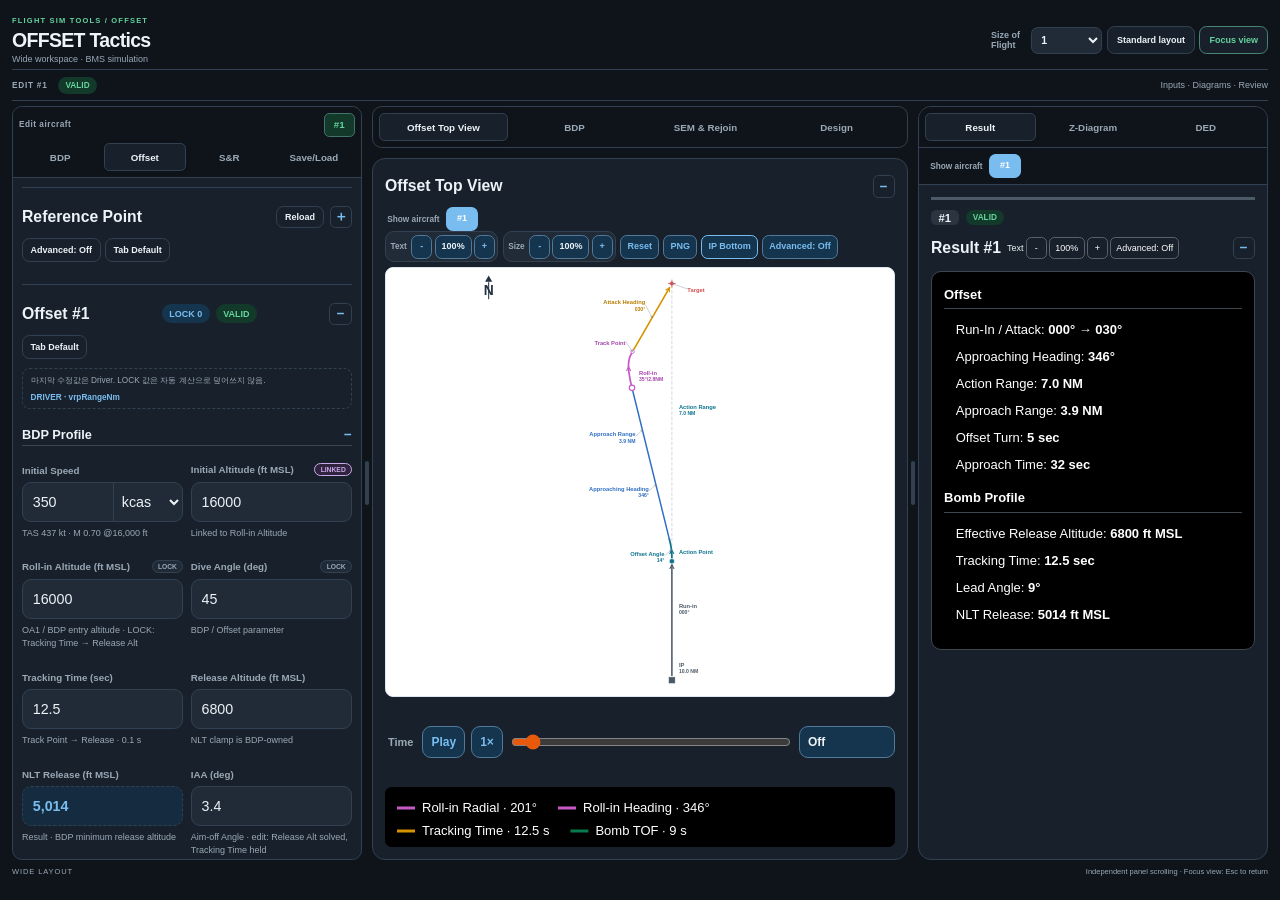
<file: index.html>
<!doctype html>
<html lang="ko">
<head>
<meta charset="utf-8">
<meta name="viewport" content="width=device-width,initial-scale=1">
<title>OFFSET Tactics · V2 WORK</title>
<link rel="stylesheet" href="./offset.css?v=ec7d2332c7c7">
  <link rel="stylesheet" href="./common/ui/result-panel-v0.1.css?v=ec7d2332c7c7">
<link rel="stylesheet" href="./wide-layout.css?v=ec7d2332c7c7">
<link rel="stylesheet" href="./popup-design-graph-v0.1.css?v=0.1.8">
</head>
<body class="offset-wide bombing-wide">
<main class="app" id="offset-calculator">
  <header class="topbar">
    <div>
      <h1 id="offset-page-title">OFFSET Tactics</h1>
      <div class="subline">V2 modular work · Bomb Delivery Planner v0.3 authority · Offset-specific geometry retained locally</div>
    </div>
    <div class="toolbar">
      <label class="flight-size-control" for="flight-size"><span>Size of Flight</span><select id="flight-size"><option value="1">1</option><option value="2">2</option><option value="3">3</option><option value="4">4</option></select></label>
      <span class="rev">V2 WORK · OFFSET BE 0.2.7</span>
    </div>
  </header>

  <!-- index input grouping (handoff 2026-10-06 §4): the profile sits in Offset. The BDP tab is the shared BDP tab
       (owner composition 2026-10-25, shared/bdp-tab-v0.1.mjs), filled by the controller: Target Elevation/Bomb type,
       Wind, Roll-in Turn and Turn Onset; Full BDP (in the tab head) adds BDP Profile and SEM / Recovery. Its BDP
       Profile and Roll-in Turn are copies of the Offset tab's (one value). -->
  <section class="section bdp-tab-section" data-tab="bdp" data-bdp-tab="1" aria-labelledby="bdp-title-1"></section>

  <section class="section reference-point-section" data-tab="reference" aria-labelledby="reference-point-title">
    <div class="section-head"><h2 id="reference-point-title">Reference Point</h2><button class="btn bms-shortcut-button" id="reference-ded-reload" type="button" title="Read the DTC (callsign ini) again and put its VRP / VIP page in these fields (Open DTC when none)">Reload</button></div>
    <div class="mode-switch reference-mode-switch" role="group" aria-label="Reference Point mode">
      <button id="vrp-btn" class="mode-button active" type="button">VRP</button>
      <button id="vip-btn" class="mode-button" type="button">VIP</button>
    </div>

    <div id="vrp-pane" class="mode-pane reference-input-pane">
      <div class="lock-title"><div class="offset-title">VRP</div><button id="vrp-lock-btn" class="lock-button" type="button" data-lock-key="vrpReference" aria-label="Lock VRP" aria-pressed="false">LOCK</button></div>
      <div class="input-grid">
        <label class="field advanced-only"><span>Bearing (FROM TARGET) <span class="adv-tag">ADV</span></span><input id="vrp-bearing-input" type="text" inputmode="decimal" value="180"><span class="unit">MAG</span></label>
        <label class="field advanced-only"><span>Range <span class="adv-tag">ADV</span></span><input data-key="vrpRangeNm" type="text" inputmode="decimal" value="7.0"><span class="unit">NM · Offset start</span></label>
      </div>
    </div>

    <div id="vip-pane" class="mode-pane reference-input-pane" hidden>
      <div class="offset-title">VIP</div>
      <div class="mode-switch" role="group" aria-label="VIP bearing direction">
        <button id="vip-to-target-btn" class="mode-button active" type="button" aria-pressed="true">TO TARGET</button>
        <button id="vip-from-target-btn" class="mode-button" type="button" aria-pressed="false">FROM TARGET</button>
      </div>
      <div class="input-grid">
        <label class="field"><span>Bearing (TBRG)</span><input id="vip-bearing-input" type="text" inputmode="decimal" value="000"><span class="unit">MAG</span></label>
        <label class="field"><span>Range</span><input id="vip-range-input" type="text" inputmode="decimal" value="10.0"><span class="unit">NM</span></label>
      </div>
    </div>

    <!-- IP is shown without Advanced on this page (owner 2026-10-07: "VRP, VIP 선택 및 IP 설정 복원"). -->
    <details class="input-panel reference-advanced" open>
      <summary id="reference-advanced-title">IP Settings</summary>
      <div class="input-panel-body reference-advanced-body">
        <div id="ip-pane" class="mode-pane">
          <div class="lock-title"><div class="offset-title">IP</div><button id="ip-lock-btn" class="lock-button" type="button" data-lock-key="ipReference" aria-label="Lock IP" aria-pressed="false">LOCK</button></div>
          <div class="mode-switch" role="group" aria-label="IP bearing direction">
            <button id="ip-to-target-btn" class="mode-button active" type="button" aria-pressed="true">TO TARGET</button>
            <button id="ip-from-target-btn" class="mode-button" type="button" aria-pressed="false">FROM TARGET</button>
          </div>
          <div class="input-grid">
            <label class="field"><span>Bearing (TBRG)</span><input id="ip-bearing-input" data-key="runInHeadingDeg" type="text" inputmode="decimal" value="000"><span class="unit">MAG</span></label>
            <label class="field"><span>Range</span><input data-key="ipRangeNm" type="text" inputmode="decimal" value="10.0"><span class="unit">NM · Default = VRP + 3 NM</span></label>
          </div>
        </div>
      </div>
    </details>
    <div class="input-grid"><label class="field advanced-only"><span>Magnetic Var <span class="adv-tag">ADV</span></span><select data-mag-var-select aria-label="Magnetic Var theater"><option value="KOREA">Korea</option><option value="ISRAEL">Israel</option><option value="BALKANS">Balkans</option></select><span class="unit" data-mag-var-value>7.5°W · BMS MAGV · DED TBRG = M − 7.5</span></label></div>
  </section>

  <section class="section" data-tab="offset" aria-labelledby="offset-input-title">
    <div class="section-head"><h2 id="offset-input-title">Offset #1</h2><div style="display:flex;gap:8px;align-items:center"><span id="lock-count" class="mode">LOCK 0</span><span id="state-pill" class="status ok">VALID</span></div></div>
    <div class="driver"><span>마지막 수정값은 Driver. LOCK 값은 자동 계산으로 덮어쓰지 않음.</span><output id="driver-out">DRIVER · vrpRangeNm</output></div>

    <!-- Offset tab groups fold (owner 2026-10-12): Offset Turn Condition and Roll-in Condition start
         folded. Speed and altitude share one row. -->
    <details class="input-group-panel" open>
      <summary class="input-group-title" id="dive-profile-title">BDP Profile</summary>
      <div class="input-grid">
        <label class="field speed-field"><span>Initial Speed</span><span class="compound"><input data-key="initialSpeedValue" type="text" inputmode="decimal" value="350"><select data-key="initialSpeedMode"><option value="CAS" selected>kcas</option><option value="MACH">Mach</option></select></span><span class="unit">Roll-in start speed input</span></label>
        <label class="field"><span class="lock-title"><span>Initial Altitude (ft MSL)</span><button id="initial-link-btn" class="lock-button" type="button" aria-label="Link Initial Altitude to Roll-in Altitude" aria-pressed="true">LINKED</button></span><input data-key="initialAltitudeMslFt" type="text" inputmode="decimal" value="16000"><span class="unit" data-initial-link-note>Linked to Roll-in Altitude</span></label>
        <label class="field"><span class="lock-title"><span>Roll-in Altitude (ft MSL)</span><button class="lock-button" type="button" data-lock-key="rollInAltitudeMslFt" aria-label="Lock Roll-in Altitude" aria-pressed="false">LOCK</button></span><input data-key="rollInAltitudeMslFt" type="text" inputmode="decimal" value="16000"><span class="unit">OA1 / BDP entry altitude · LOCK: Tracking Time → Release Alt</span></label>
        <label class="field"><span class="lock-title"><span>Dive Angle (deg)</span><button class="lock-button" type="button" data-lock-key="diveAngleDeg" aria-pressed="false">LOCK</button></span><input data-key="diveAngleDeg" type="text" inputmode="decimal" value="45"><span class="unit">BDP / Offset parameter</span></label>
        <label class="field"><span>Tracking Time (sec)</span><input data-key="trackingTimeSec" type="text" inputmode="decimal" value="18.0"><span class="unit">Track Point → Release · 0.1 s</span></label>
        <label class="field"><span>Release Altitude (ft MSL)</span><input data-key="releaseAltitudeMslFt" type="text" inputmode="decimal" value="6800"><span class="unit">NLT clamp is BDP-owned</span></label><label class="field"><span>NLT Release (ft MSL)</span><output class="readout" data-bdp-nlt-release>-</output><span class="unit">Result · BDP minimum release altitude</span></label><label class="field"><span>IAA (deg)</span><input data-key="iaaDeg" type="text" inputmode="decimal"><span class="unit">Aim-off Angle · edit: Release Alt solved, Tracking Time held</span></label>
        <label class="field"><span>Release Speed (kcas)</span><input data-key="releaseSpeedKcas" type="text" inputmode="decimal" value="450"><span class="unit">Release speed</span></label>
      </div>
    </details>

    <details class="input-group-panel" open>
      <summary class="input-group-title">Offset Geometry</summary>
      <div class="offset-grid">
        <label class="offset-card"><span class="lock-title"><span class="offset-title"><b class="step">1</b>Run-In Heading</span><button class="lock-button" type="button" data-lock-key="runInHeadingDeg" aria-pressed="false">LOCK</button></span><input data-key="runInHeadingDeg" type="text" inputmode="decimal" value="000"><span class="unit">IP → Target · magnetic heading</span></label>
        <label class="offset-card"><span class="lock-title"><span class="offset-title"><b class="step">2</b>Angle Off</span><button class="lock-button" type="button" data-lock-key="angleOffDeg" aria-pressed="false">LOCK</button></span><input data-key="angleOffDeg" type="text" inputmode="decimal" value="70"><span class="unit">Approaching Heading → Attack Heading · BDP / Offset parameter</span></label>
        <label class="offset-card"><span class="lock-title"><span class="offset-title"><b class="step">3</b>Attack Heading</span><button class="lock-button" type="button" data-lock-key="attackHeadingDeg" aria-pressed="false">LOCK</button></span><input data-key="attackHeadingDeg" type="text" inputmode="decimal" value="030"><span class="unit">Final attack axis · coupled heading constraint</span></label>
        <label class="offset-card"><span class="lock-title"><span class="offset-title"><b class="step">4</b>Offset Angle</span><button class="lock-button" type="button" data-lock-key="offsetAngleDeg" aria-pressed="false">LOCK</button></span><input data-key="offsetAngleDeg" type="text" inputmode="decimal" value="40"><span class="unit">Run-In → Approaching Heading change</span></label>
        <label class="offset-card"><span class="lock-title"><span class="offset-title"><b class="step">5</b>Action Range</span><button class="lock-button" type="button" data-lock-key="actionRangeNm" aria-pressed="false">LOCK</button></span><input data-key="actionRangeNm" type="text" inputmode="decimal" value="7.0"><span class="unit">Target → Action Point · must remain between Target and IP</span></label>
        <label class="offset-card"><span class="lock-title"><span class="offset-title"><b class="step">6</b>Approach Range</span><button class="lock-button" type="button" data-lock-key="approachRangeNm" aria-pressed="false">LOCK</button></span><input data-key="approachRangeNm" type="text" inputmode="decimal" value="1.0"><span class="unit">Offset Turn End → Roll-in Start · NM</span></label>
        <div class="offset-card"><span class="offset-title"><b class="step">7</b>Approaching Heading</span><output id="offset-heading-out" class="readout offset-heading">-</output><span class="unit">Offset Turn completion → Roll-in Start</span></div>
      </div>
    </details>

    <details class="input-group-panel">
      <summary class="input-group-title">Offset Turn Condition</summary>
      <div class="input-grid">
        <label class="field"><span class="lock-title"><span>Altitude (ft MSL)</span><button class="lock-button" type="button" data-lock-key="offsetAltitudeMslFt" aria-pressed="false">LOCK</button></span><input data-key="offsetAltitudeMslFt" type="text" inputmode="decimal" value="16000"></label>
        <label class="field speed-field"><span class="lock-title"><span>Speed</span><button class="lock-button" type="button" data-lock-key="offsetSpeedValue" aria-pressed="false">LOCK</button></span><span class="compound"><input data-key="offsetSpeedValue" type="text" inputmode="decimal" value="350"><select data-key="offsetSpeedMode"><option value="CAS" selected>kcas</option><option value="MACH">Mach</option></select></span></label>
        <label class="field"><span class="lock-title"><span>G</span><button class="lock-button" type="button" data-lock-key="offsetG" aria-pressed="false">LOCK</button></span><input data-key="offsetG" type="text" inputmode="decimal" value="2.0"></label>
        <label class="field"><span class="lock-title"><span>Bank (deg)</span><button class="lock-button" type="button" data-lock-key="offsetBankDeg" aria-pressed="false">LOCK</button></span><input data-key="offsetBankDeg" type="text" inputmode="decimal" value="60"></label>
        <label class="field"><span class="lock-title"><span>Radius (NM)</span><button class="lock-button" type="button" data-lock-key="offsetRadiusNm" aria-pressed="false">LOCK</button></span><input data-key="offsetRadiusNm" type="text" inputmode="decimal" value="1.6"></label>
        <div class="field"><span>Turn Time</span><output id="turn-time-out" class="readout">-</output><span class="unit">Actual TAS / Radius / Offset Angle</span></div>
      </div>
      <div class="constraint-note">G / Bank / Radius are coupled. Multiple LOCK values must be mathematically consistent or the BE returns CONSTRAINT CONFLICT.</div>
    </details>

    <details class="input-group-panel">
      <summary class="input-group-title">Roll-in Condition</summary>
      <div class="input-grid">
        <label class="field"><span>Roll-in Bank Angle (deg)</span><input data-key="rollInBankAngleDeg" type="text" inputmode="decimal" value="" readonly data-bdp-result title="Solved by BDP (Roll-in model B)"><span class="unit">Result · solved by BDP (Roll-in model B)</span></label>
        <label class="field"><span>Roll-in G (G)</span><input data-key="rollInG" type="text" inputmode="decimal" value="4"><span class="unit">BDP roll-in input</span></label>
      </div>
    </details>
    <div id="constraint-message" class="status-message valid">-</div>
  </section>

  <!-- Save/Load tab (handoff 2026-10-06 §3; renamed and made Save-only storage 2026-10-11, user): the
       whole Flight, in this browser. Save as Default appears only after the developer command (7777
       committed in Initial Altitude) for this page session. -->
  <section class="section save-section" data-tab="save" aria-labelledby="save-title">
    <div class="section-head"><h2 id="save-title">Save/Load</h2></div>
    <p class="flight-draft-note">Save keeps every aircraft's (#1–#4) BDP and Offset inputs, LOCK / LINK / AUTO and the Flight size in this browser. A reload or a newly opened page loads the last Save; changes made after it are not kept until you press Save again. Load Default loads the Default conditions (not saved until Save); each input tab's Tab Default restores only that tab.</p>
    <!-- Owner 2026-10-23: when something goes wrong, a reload is the way back. -->
    <p class="flight-draft-note" id="reload-note">오류가 나면 브라우저를 새로고침해 주세요.</p>
    <div class="save-actions">
      <button class="btn" id="work-save" type="button" title="Keep the conditions in this browser and write the open file (no open file: Save As)">Save</button>
      <button class="btn" id="file-save-as" type="button" title="Choose a folder and a name and save the conditions as one HTML file">Save As</button>
      <button class="btn" id="file-load" type="button" title="Choose a saved file, check its preview and load it">Load</button>
      <button class="btn" id="work-default" type="button">Load Default</button>
    </div>
    <!-- Owner 2026-11-10: Save / Save As / Load with a window inside the page (shared/flight-file-browser-v0.1.mjs). -->
    <p class="flight-draft-note" id="flight-file-note">Save: 이 브라우저에 보관하고, 열린 파일이 있으면 그 파일에도 저장합니다(없으면 Save As가 열립니다). Save As: 폴더와 이름을 골라 HTML 파일 하나로 저장합니다(편대 · Top View · Z · DED · Result). Load: 파일을 고르면 미리보기가 나오고, 확인을 누르면 불러옵니다.</p>
    <p class="flight-draft-note" id="flight-folder-note"><b>저장 폴더</b>: 처음 Save As나 Load를 누르면 저장 폴더부터 고릅니다. Windows · Program Files · AppData 같은 시스템 폴더, 문서 · 바탕화면 · 다운로드 · 사용자 폴더 그 자체, <code>C:\</code> 같은 드라이브 맨 위는 브라우저(Chrome · Edge)가 막아서 고를 수 없습니다(“시스템 파일이 있어 열 수 없음”). 폴더 창에서 <b>새 폴더</b>를 만들어(예: 문서 안의 <code>FlightSim</code>) 그 폴더를 고르고 거기에 저장하세요.</p>
    <p class="flight-draft-note" id="file-current">현재 파일: 없음</p>
    <div class="save-developer" id="save-developer" hidden>
      <span class="save-developer-label">Developer</span>
      <button class="btn" id="save-as-default" type="button">Save as Default</button>
      <button class="btn" id="preset-clear" type="button">Built-in Default</button>
      <button class="btn" id="fragment-margin-mode" type="button" aria-pressed="false" title="Developer option (owner 2026-10-15): the Fragment Height Margin applies to the fragment radius too, or to the height only">Fragment margin: Height + Radius</button>
    </div>
    <output id="save-status" class="status-message valid" role="status">-</output>
    <p class="flight-draft-note" id="preset-status">Default: built-in</p>
    <!-- BMS Mission (DTC) and DTE (owner 2026-11-11 / 2026-11-12; bms-mission-panel-v0.1.mjs, mounted by wide-layout.mjs). -->
    <div class="bms-mission" id="bms-mission"></div>
  </section>


  <section class="section top-view-section" aria-labelledby="top-view-title">
    <div class="section-head">
      <h2 id="top-view-title">Offset Top View</h2>
      <div class="diagram-actions">
        <div class="diagram-action-row top-view-aircraft" role="group" aria-label="Aircraft drawn in the Top View">
          <span class="diagram-control-label">Show aircraft</span>
          <button class="capture-button view-toggle active" type="button" data-top-view-aircraft-button="1" aria-pressed="true">#1</button>
          <button class="capture-button view-toggle" type="button" data-top-view-aircraft-button="2" aria-pressed="false" hidden>#2</button>
          <button class="capture-button view-toggle" type="button" data-top-view-aircraft-button="3" aria-pressed="false" hidden>#3</button>
          <button class="capture-button view-toggle" type="button" data-top-view-aircraft-button="4" aria-pressed="false" hidden>#4</button>
        </div>
        <div class="diagram-action-row">
          <div class="font-scale-control" role="group" aria-label="Top View font size">
            <span class="diagram-control-label">Text</span>
            <button class="capture-button" id="top-view-font-down" type="button" aria-label="Top View font smaller">-</button>
            <button class="capture-button diagram-scale-output" id="top-view-font-scale-output" type="button" aria-label="Reset Top View text size to 100%">100%</button>
            <button class="capture-button" id="top-view-font-up" type="button" aria-label="Top View font larger">+</button>
            <select id="top-view-font-scale" hidden aria-hidden="true" tabindex="-1"><option value="0.5">50%</option><option value="0.6">60%</option><option value="0.7">70%</option><option value="0.8">80%</option><option value="0.9">90%</option><option value="1" selected>100%</option><option value="1.1">110%</option><option value="1.2">120%</option><option value="1.3">130%</option><option value="1.4">140%</option><option value="1.5">150%</option><option value="1.6">160%</option><option value="1.7">170%</option><option value="1.8">180%</option><option value="1.9">190%</option><option value="2">200%</option></select>
          </div>
          <div class="view-scale-control" role="group" aria-label="Top View picture size">
            <span class="diagram-control-label">Size</span>
            <button class="capture-button" id="zoom-out" type="button" aria-label="Picture smaller">-</button>
            <button class="capture-button diagram-scale-output" id="top-view-size-output" type="button" aria-label="Reset Top View size to 100%">100%</button>
            <button class="capture-button" id="zoom-in" type="button" aria-label="Picture larger">+</button>
          </div>
          <button class="capture-button" id="zoom-reset" type="button">Reset</button>
          <button class="capture-button" id="capture-top-view" type="button">PNG</button>
          <button class="capture-button view-toggle" id="top-view-ip-bottom" type="button" aria-pressed="true" title="Run-In (IP → Target) up; off = north up">IP Bottom</button>
          <button class="capture-button" id="top-view-advanced" type="button" aria-pressed="false">Advanced: Off</button>
        </div>
      </div>
    </div>
    <div class="top-view-shell"><svg data-export-legend="offset-legend" id="offset-top-view" viewBox="0 0 900 1100" role="img" aria-label="Offset #1 Top View" data-export-title="Offset #1 Top View"></svg></div>
    <!-- Owner 2026-11-12: the time dial (Play, slider) under the picture. -->
    <div class="bdp-flight-time top-view-time">
      <div class="diagram-action-row time-dial" id="top-view-time-dial" data-time-dial="1" role="group" aria-label="Top View #1 time after IP">
        <span class="diagram-control-label">Time</span>
        <button class="capture-button time-dial-play" type="button" data-time-play aria-pressed="false" title="Play the time dial">Play</button>
        <button class="capture-button time-dial-speed" type="button" data-time-speed title="Play speed: press for the next (1×, 2×, 3× real time)">1×</button>
        <input class="time-dial-range" type="range" min="0" max="1" step="1" value="0" data-time-range aria-label="Seconds after IP">
        <button class="capture-button diagram-scale-output time-dial-output" type="button" data-time-output aria-pressed="false" title="Seconds after IP; press to turn off">Off</button>
      </div>
    </div>
    <svg class="diagram-legend-box" id="offset-legend" role="img" aria-label="Offset Top View legend"></svg>
  </section>

  <div class="bdp-views" data-bdp-views="1" data-output-aircraft="1" data-aircraft-output="bdp"><div data-bdp-diagrams-host="1"></div></div>

  <section class="section z-diagram-section" data-output-aircraft="1" data-aircraft-output="z" aria-labelledby="offset-z-title">
    <div class="section-head"><h2 id="offset-z-title">Offset #1 Z-Diagram</h2><div class="diagram-action-row"><button class="btn" id="capture-z" type="button">PNG</button><button class="capture-button view-toggle" id="z-advanced-1" type="button" data-z-advanced="1" aria-pressed="false">Advanced: Off</button></div></div>
    <div class="z-diagram-shell"><svg id="offset-z-svg" viewBox="0 0 650 770" role="img" aria-label="Offset #1 Z-Diagram"><g data-z-root></g></svg></div>
  </section>

  <section class="section compact-results" id="result-section" data-result-panel data-output-aircraft="1" data-aircraft-output="result"><div class="result-panel-head"><h2>Result #1</h2><div data-result-controls aria-label="Result display controls"></div></div><div class="result-panel-body"><div data-result-group><h3>Offset</h3><table><tbody class="result-rows" id="offset-result-body"></tbody></table></div><div data-result-group><h3>Bomb Profile</h3><table><tbody class="result-rows" id="profile-result-body"></tbody></table></div><p data-result-empty>No available summary results.</p></div></section>

  <section class="section ded-section" data-output-aircraft="1" data-aircraft-output="ded" aria-labelledby="ded-title">
    <div class="section-head"><h2 id="ded-title">DED #1</h2><button class="btn ded-png-button" type="button" data-ded-png="1">PNG</button><button class="btn bms-shortcut-button ded-save-button" type="button" data-ded-save="1" title="Write this DED to the DTC [NAV OFFSETS] (Write DTE for #1)">DED Save</button></div>
    <div hidden aria-hidden="true">
      <button id="ded-vrp-tab" class="ded-tab active" type="button" data-ded-page="VRP">VRP</button>
      <button id="ded-vip-tab" class="ded-tab" type="button" data-ded-page="VIP">VIP</button>
      <button id="ded-oa1-tab" class="ded-tab" type="button" data-ded-page="OA1">OA1</button>
      <button id="ded-oa2-tab" class="ded-tab" type="button" data-ded-page="OA2">OA2</button>
    </div>
    <div class="ded-boxes">
      <div class="ded-screen" id="ded-reference-screen" aria-live="polite">
        <div class="ded-page-title" id="ded-page-title">VRP</div>
        <div class="ded-row"><span>TBRG</span><output id="ded-bearing">-</output></div>
        <div class="ded-row"><span>RNG</span><output id="ded-range">-</output></div>
        <div class="ded-row"><span>ELEV</span><output id="ded-elevation">-</output></div>
      </div>
      <div class="ded-screen" id="ded-oa1-screen" aria-live="polite">
        <div class="ded-page-title">OA1</div>
        <div class="ded-row"><span>RNG</span><output id="ded-oa1-range">-</output></div>
        <div class="ded-row"><span>TBRG</span><output id="ded-oa1-bearing">-</output></div>
        <div class="ded-row"><span>ELEV</span><output id="ded-oa1-elevation">-</output></div>
      </div>
    </div>
    <p class="ded-basis" data-ded-basis>TBRG = true · Magnetic Var Korea 7.5°W</p>
  </section>


  <div id="flight-followers"></div>
</main>
<script type="module" src="./wide-layout.mjs?v=ec7d2332c7c7"></script>

</body>
</html>
</file>
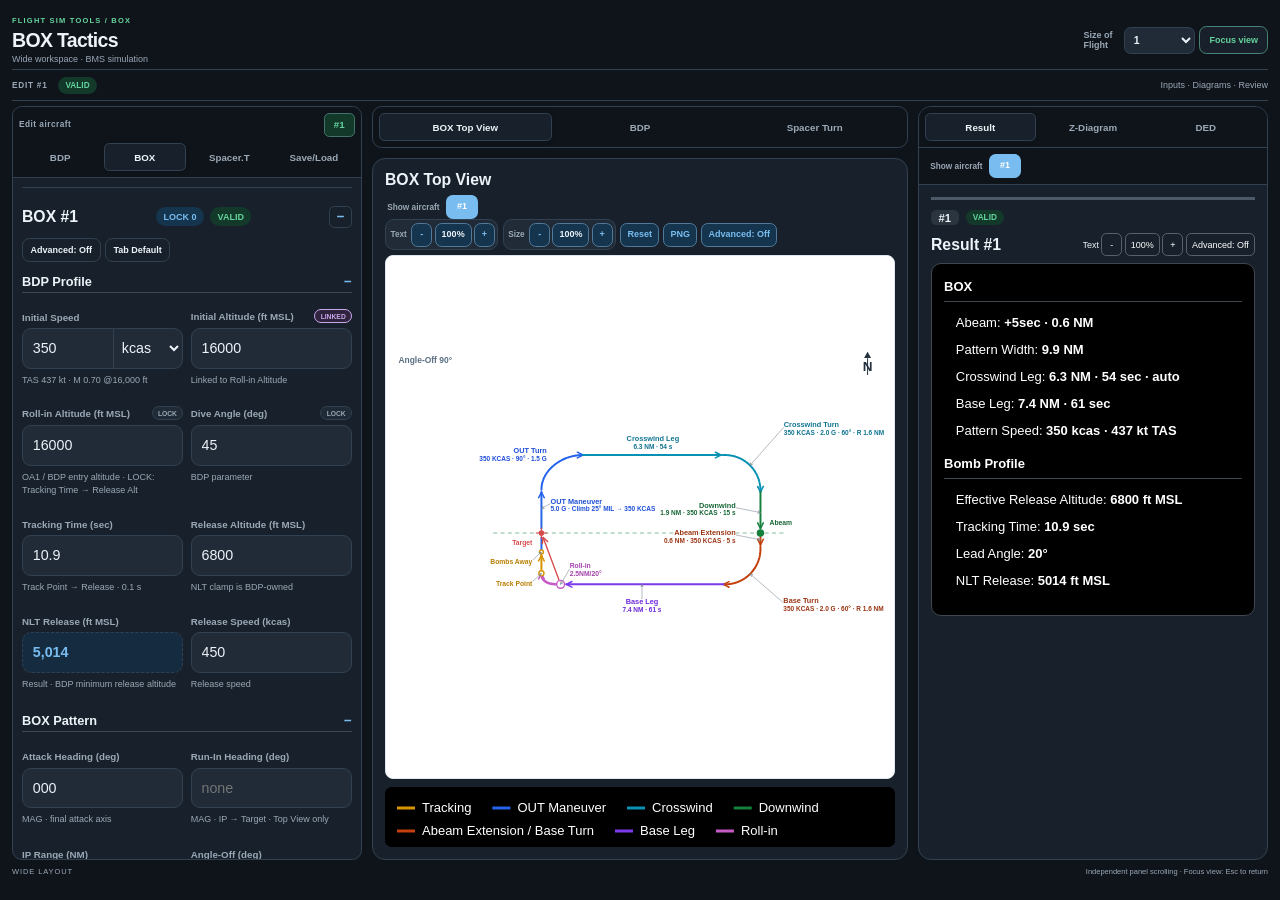
<file: box/index.html>
<!doctype html>
<html lang="ko">
<head>
<meta charset="utf-8">
<meta name="viewport" content="width=device-width,initial-scale=1">
<title>BOX Tactics · V2 WORK</title>
<link rel="stylesheet" href="./box.css?v=ec7d2332c7c7">
<link rel="stylesheet" href="../common/ui/result-panel-v0.1.css?v=ec7d2332c7c7">
<link rel="stylesheet" href="./wide-layout.css?v=ec7d2332c7c7">
</head>
<body class="box-wide bombing-wide">
<!-- BOX page (owner 2026-10-23 / 25): a separate page on the Offset FE layout (PC Wide and phone), BOX v0.3 BE through
     the BOX Flight entrypoint. Tabs: BDP (shared BDP tab) / BOX / Spacer Turn (blank, the BOX S&R slot) / Formation
     (#2–#4: each follower's position; one data set, #1's) / Save/Load. -->
<main class="app" id="box-calculator">
  <header class="topbar">
    <div>
      <h1 id="box-page-title">BOX Tactics</h1>
      <div class="subline">V2 modular work · BOX v0.3 BE · BDP v0.4</div>
    </div>
    <div class="toolbar">
      <label class="flight-size-control" for="flight-size" title="#1–#4 fly #1's BDP and BOX data; #2–#4 set their Formation position"><span>Size of Flight</span><select id="flight-size"><option value="1">1</option><option value="2">2</option><option value="3">3</option><option value="4">4</option></select></label>
      <span class="rev" id="box-rev">V2 WORK · BOX BE 0.4</span>
    </div>
  </header>

  <!-- Shared BDP tab (shared/bdp-tab-v0.1.mjs): the controller fills it. -->
  <section class="section bdp-tab-section" data-tab="bdp" aria-labelledby="bdp-title-1" data-bdp-tab="1"></section>

  <section class="section" data-tab="box" aria-labelledby="box-input-title">
    <div class="section-head"><h2 id="box-input-title">BOX #1</h2><div class="box-head-status"><span id="lock-count" class="mode">LOCK 0</span><span id="state-pill" class="status ok">VALID</span></div></div>

    <details class="input-group-panel" open>
      <summary class="input-group-title">BDP Profile</summary>
      <div class="input-grid" data-bdp-profile-copy></div>
    </details>

    <details class="input-group-panel" open>
      <summary class="input-group-title">BOX Pattern</summary>
      <div class="input-grid">
        <label class="field"><span>Attack Heading (deg)</span><input data-key="attackHeadingDeg" type="text" inputmode="decimal"><span class="unit">MAG · final attack axis</span></label>
        <label class="field advanced-only"><span>Magnetic Var <span class="adv-tag">ADV</span></span><select data-mag-var-select aria-label="Magnetic Var theater"><option value="KOREA">Korea</option><option value="ISRAEL">Israel</option><option value="BALKANS">Balkans</option></select><span class="unit" data-mag-var-value>7.5°W · BMS MAGV · DED TBRG = M − 7.5</span></label>
        <!-- Owner 2026-11-12: Run-In (IP → Target) for the Top View only; the pattern is unchanged (shared pattern-run-in). -->
        <label class="field"><span>Run-In Heading (deg)</span><input data-run-in="headingDeg" type="text" inputmode="decimal" placeholder="none" aria-label="Run-In Heading, IP to Target"><span class="unit">MAG · IP → Target · Top View only</span></label>
        <label class="field"><span>IP Range (NM)</span><input data-run-in="ipRangeNm" type="text" inputmode="decimal" placeholder="edge" aria-label="IP Range from the Target"><span class="unit">IP → Target · blank: to the edge</span></label>
        <label class="field"><span>Angle-Off (deg)</span><output class="readout" data-bdp-fixed="angleOffDeg">90</output><span class="unit">BOX fixed</span></label>
        <label class="field"><span>Base Turn G (G)</span><input data-key="baseTurnG" type="text" inputmode="decimal"><span class="unit">Level Turn · 90° · onset rates of this aircraft</span></label>
        <label class="field"><span>Crosswind Turn G (G)</span><input data-key="crossTurnG" type="text" inputmode="decimal"><span class="unit">Level Turn · 90° · onset rates of this aircraft</span></label>
        <label class="field"><span>Crosswind Leg Extension (NM)</span><input data-key="crossLegExtensionNm" type="text" inputmode="decimal"><span class="unit" data-cross-leg-note>Auto: to the Roll-in Altitude and speed</span></label>
      </div>
      <p class="constraint-note">Crosswind Leg Extension is filled in automatically: the leg flown at MIL from the OUT Turn end until the Roll-in Altitude and Roll-in speed are reached (never shorter than the leg that closes the pattern). A typed value replaces it; shorter than the automatic leg it shows a warning, below the minimum an error. Clear the field to go back to automatic.</p>
    </details>

    <details class="input-group-panel">
      <summary class="input-group-title">Roll-in Condition</summary>
      <div class="input-grid" data-roll-in-copy></div>
    </details>

    <details class="input-group-panel advanced-only">
      <summary class="input-group-title">Turn Onset <span class="adv-tag">ADV</span></summary>
      <div class="input-grid" data-turn-onset-copy></div>
    </details>

    <details class="input-group-panel advanced-only">
      <summary class="input-group-title">OUT Maneuver <span class="adv-tag">ADV</span></summary>
      <div class="input-grid">
        <label class="field"><span>OUT Speed (kcas)</span><input data-key="outSpeedKcas" type="text" inputmode="decimal"><span class="unit">Recovery · Blank: Release Speed</span></label>
        <label class="field"><span>Recovery G (G)</span><input data-key="outRecoveryG" type="text" inputmode="decimal"><span class="unit">Blank: 5.0</span></label>
        <label class="field"><span>Climb Pitch (deg)</span><input data-key="outClimbPitchDeg" type="text" inputmode="decimal"><span class="unit">MIL climb · Blank: 25</span></label>
        <label class="field"><span>Climb G (G)</span><input data-key="outClimbG" type="text" inputmode="decimal"><span class="unit">Pull-up · Blank: Recovery G / 2</span></label>
        <label class="field"><span>OUT Turn Speed (kcas)</span><input data-key="outTurnSpeedKcas" type="text" inputmode="decimal"><span class="unit">Turn starts · Blank: 350</span></label>
        <label class="field"><span>OUT Turn Bank (deg)</span><input data-key="outTurnBankDeg" type="text" inputmode="decimal"><span class="unit">Until level · Blank: 90</span></label>
        <label class="field"><span>OUT Turn G (G)</span><input data-key="outTurnG" type="text" inputmode="decimal"><span class="unit">Blank: 1.5</span></label>
        <label class="field"><span>Minimum Speed (kcas)</span><input data-key="outMinimumSpeedKcas" type="text" inputmode="decimal"><span class="unit">Not below · Blank: 300</span></label>
      </div>
      <p class="constraint-note">OUT at MIL: climb at the Climb Pitch until the OUT Turn Speed, then the OUT Turn at the Turn Bank and Turn G; when the flight path reaches level the turn goes on level at the Turn G. Speeds come from the PW-229 MIL research model (unofficial adoption, not BMS-validated).</p>
    </details>
    <div id="constraint-message" class="status-message valid">-</div>
  </section>

  <!-- Spacer Turn (owner 2026-10-23): the BOX S&R slot, a blank tab for now. -->
  <section class="section" data-tab="spacer" aria-labelledby="spacer-title">
    <div class="section-head"><h2 id="spacer-title">Spacer Turn</h2></div>
    <p class="flight-draft-note">Spacer Turn is the BOX slot of S&amp;R. Its content comes in a later step.</p>
  </section>

  <section class="section save-section" data-tab="save" aria-labelledby="save-title">
    <div class="section-head"><h2 id="save-title">Save/Load</h2></div>
    <p class="flight-draft-note">Save keeps the BOX page's inputs (BDP and BOX), LOCK / LINK and the Flight size in this browser. A reload or a newly opened page loads the last Save; changes made after it are not kept until you press Save again. Load Default loads the Default conditions (not saved until Save); each input tab's Tab Default restores only that tab.</p>
    <p class="flight-draft-note" id="reload-note">오류가 나면 브라우저를 새로고침해 주세요.</p>
    <div class="save-actions">
      <button class="btn" id="work-save" type="button">Save</button>
      <button class="btn" id="work-default" type="button">Load Default</button>
    </div>
    <output id="save-status" class="status-message valid" role="status">-</output>
    <!-- BMS Mission (DTC) → Run-In (owner 2026-11-12; shared bms-dtc-run-in-panel). -->
    <div class="bms-mission" id="bms-mission"></div>
  </section>

  <section class="section top-view-section" aria-labelledby="top-view-title">
    <div class="section-head">
      <h2 id="top-view-title">BOX Top View</h2>
      <div class="diagram-actions">
        <div class="diagram-action-row top-view-aircraft" role="group" aria-label="Aircraft drawn in the Top View">
          <span class="diagram-control-label">Show aircraft</span>
          <button class="capture-button view-toggle active" type="button" data-top-view-aircraft-button="1" aria-pressed="true">#1</button>
          <button class="capture-button view-toggle" type="button" data-top-view-aircraft-button="2" aria-pressed="false" hidden>#2</button>
          <button class="capture-button view-toggle" type="button" data-top-view-aircraft-button="3" aria-pressed="false" hidden>#3</button>
          <button class="capture-button view-toggle" type="button" data-top-view-aircraft-button="4" aria-pressed="false" hidden>#4</button>
        </div>
        <div class="diagram-action-row">
          <div class="font-scale-control" role="group" aria-label="Top View font size">
            <span class="diagram-control-label">Text</span>
            <button class="capture-button" id="top-view-font-down" type="button" aria-label="Top View font smaller">-</button>
            <button class="capture-button diagram-scale-output" id="top-view-font-scale-output" type="button" aria-label="Reset Top View text size to 100%">100%</button>
            <button class="capture-button" id="top-view-font-up" type="button" aria-label="Top View font larger">+</button>
          </div>
          <div class="view-scale-control" role="group" aria-label="Top View picture size">
            <span class="diagram-control-label">Size</span>
            <button class="capture-button" id="top-view-zoom-out" type="button" aria-label="Picture smaller">-</button>
            <button class="capture-button diagram-scale-output" id="top-view-size-output" type="button" aria-label="Reset Top View size to 100%">100%</button>
            <button class="capture-button" id="top-view-zoom-in" type="button" aria-label="Picture larger">+</button>
          </div>
          <button class="capture-button" id="top-view-zoom-reset" type="button">Reset</button>
          <button class="capture-button" id="capture-top-view" type="button">PNG</button>
          <button class="capture-button view-toggle" id="top-view-advanced" type="button" aria-pressed="false" title="MAP and the Roll-in Distance">Advanced: Off</button>
        </div>
      </div>
    </div>
    <div class="top-view-shell"><svg id="box-top-view" viewBox="0 0 900 900" role="img" aria-label="BOX #1 Top View"></svg></div>
    <svg class="diagram-legend-box" id="box-legend" role="img" aria-label="BOX Top View legend"></svg>
  </section>

  <div class="bdp-views" data-bdp-views="1" data-output-aircraft="1" data-aircraft-output="bdp"><div data-bdp-diagrams-host="1"></div></div>

  <section class="section z-diagram-section" data-output-aircraft="1" data-aircraft-output="z" aria-labelledby="box-z-title">
    <div class="section-head"><h2 id="box-z-title">BOX #1 Z-Diagram</h2><div class="diagram-action-row"><button class="btn" id="capture-z" type="button">PNG</button></div></div>
    <div class="z-diagram-shell"><svg id="box-z-svg" viewBox="0 0 650 770" role="img" aria-label="BOX #1 Z-Diagram"><g data-z-root></g></svg></div>
  </section>

  <section class="section compact-results" id="result-section" data-result-panel data-output-aircraft="1" data-aircraft-output="result"><div class="result-panel-head"><h2>Result #1</h2><div data-result-controls aria-label="Result display controls"></div></div><div class="result-panel-body"><div data-result-group><h3>BOX</h3><table><tbody class="result-rows" id="box-result-body"></tbody></table></div><div data-result-group><h3>Bomb Profile</h3><table><tbody class="result-rows" id="profile-result-body"></tbody></table></div><p data-result-empty>No available summary results.</p></div></section>

  <section class="section ded-section" data-output-aircraft="1" data-aircraft-output="ded" aria-labelledby="ded-title">
    <div class="section-head"><h2 id="ded-title">DED #1</h2><button class="btn ded-png-button" type="button" data-ded-png="1">PNG</button></div>
    <div data-ded-pages="1"></div>
  </section>

  <div id="flight-followers"></div>
</main>
<script type="module" src="./wide-layout.mjs?v=ec7d2332c7c7"></script>
</body>
</html>
</file>
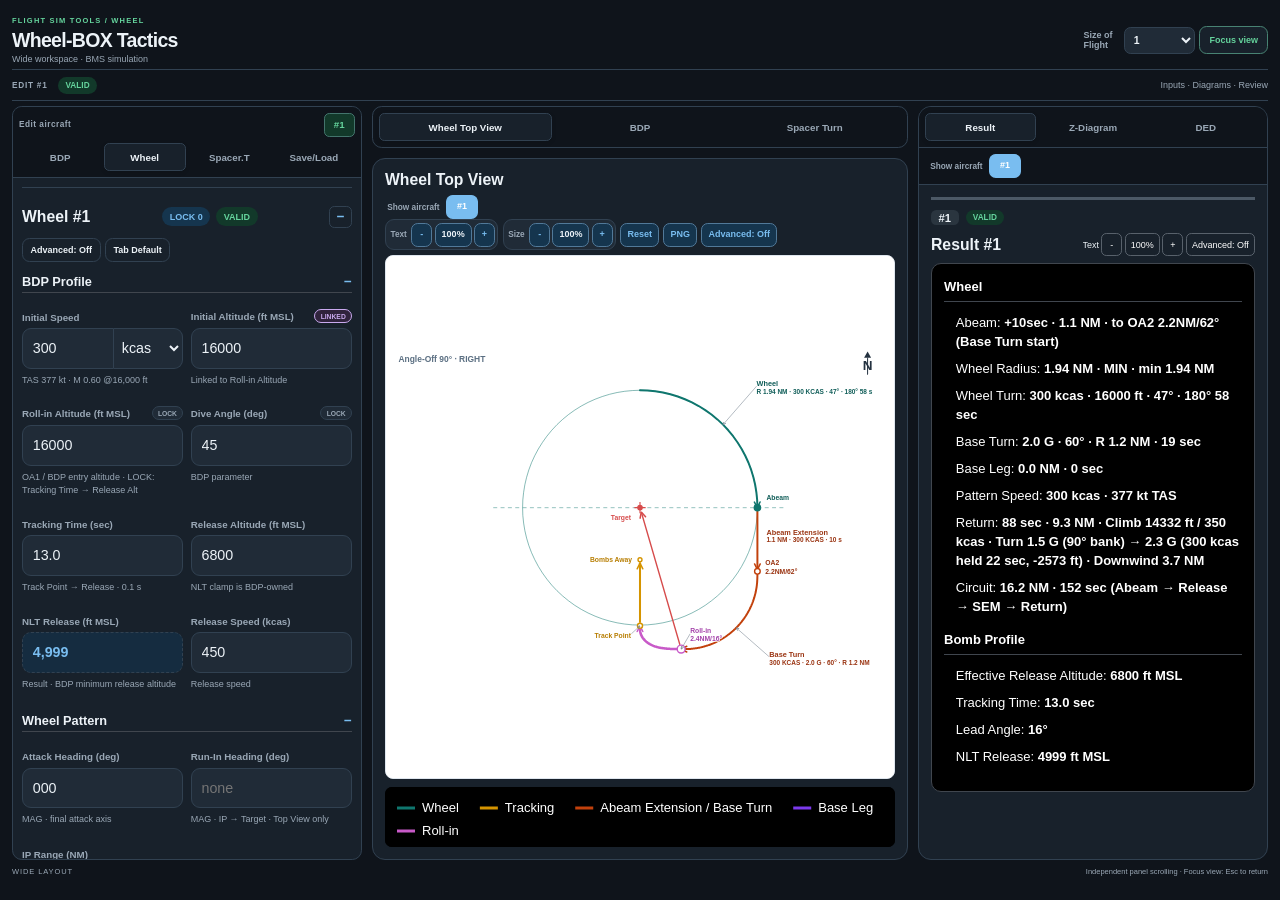
<file: wheel-box/index.html>
<!doctype html>
<html lang="ko">
<head>
<meta charset="utf-8">
<meta name="viewport" content="width=device-width,initial-scale=1">
<title>Wheel-BOX Tactics · V2 WORK</title>
<link rel="stylesheet" href="./wheel.css?v=ec7d2332c7c7">
<link rel="stylesheet" href="../common/ui/result-panel-v0.1.css?v=ec7d2332c7c7">
<link rel="stylesheet" href="./wide-layout.css?v=ec7d2332c7c7">
</head>
<body class="wheel-wide bombing-wide">
<!-- Wheel page (owner 2026-10-25: Wheel-BOX (V2), a separate page as BOX's): the Offset FE layout (PC Wide and phone),
     the Wheel-BOX v0.10 BE through the Wheel-BOX Flight entrypoint (AG/bombing/wheel-box/). Tabs: BDP (shared BDP tab) / Wheel / Spacer Turn (blank,
     the Wheel S&R slot) / Formation (#2–#4: each follower's position; one data set, #1's) / Save/Load. -->
<main class="app" id="wheel-calculator">
  <header class="topbar">
    <div>
      <h1 id="wheel-page-title">Wheel-BOX Tactics</h1>
      <div class="subline">V2 modular work · Wheel-BOX v0.10 BE · BDP v0.4</div>
    </div>
    <div class="toolbar">
      <label class="flight-size-control" for="flight-size" title="#1–#4 fly #1's BDP and Wheel data; #2–#4 set their Formation position"><span>Size of Flight</span><select id="flight-size"><option value="1">1</option><option value="2">2</option><option value="3">3</option><option value="4">4</option></select></label>
      <span class="rev" id="wheel-rev">V2 WORK · WHEEL-BOX BE 0.10</span>
    </div>
  </header>

  <!-- Shared BDP tab (shared/bdp-tab-v0.1.mjs): the controller fills it. -->
  <section class="section bdp-tab-section" data-tab="bdp" aria-labelledby="bdp-title-1" data-bdp-tab="1"></section>

  <section class="section" data-tab="wheel" aria-labelledby="wheel-input-title">
    <div class="section-head"><h2 id="wheel-input-title">Wheel #1</h2><div class="wheel-head-status"><span id="lock-count" class="mode">LOCK 0</span><span id="state-pill" class="status ok">VALID</span></div></div>

    <details class="input-group-panel" open>
      <summary class="input-group-title">BDP Profile</summary>
      <div class="input-grid" data-bdp-profile-copy></div>
    </details>

    <details class="input-group-panel" open>
      <summary class="input-group-title">Wheel Pattern</summary>
      <div class="input-grid">
        <label class="field"><span>Attack Heading (deg)</span><input data-key="attackHeadingDeg" type="text" inputmode="decimal"><span class="unit">MAG · final attack axis</span></label>
        <label class="field advanced-only"><span>Magnetic Var <span class="adv-tag">ADV</span></span><select data-mag-var-select aria-label="Magnetic Var theater"><option value="KOREA">Korea</option><option value="ISRAEL">Israel</option><option value="BALKANS">Balkans</option></select><span class="unit" data-mag-var-value>7.5°W · BMS MAGV · DED TBRG = M − 7.5</span></label>
        <!-- Owner 2026-11-12: Run-In (IP → Target) for the Top View only; the pattern is unchanged (shared pattern-run-in). -->
        <label class="field"><span>Run-In Heading (deg)</span><input data-run-in="headingDeg" type="text" inputmode="decimal" placeholder="none" aria-label="Run-In Heading, IP to Target"><span class="unit">MAG · IP → Target · Top View only</span></label>
        <label class="field"><span>IP Range (NM)</span><input data-run-in="ipRangeNm" type="text" inputmode="decimal" placeholder="edge" aria-label="IP Range from the Target"><span class="unit">IP → Target · blank: to the edge</span></label>
        <label class="field"><span>Direction</span><select data-key="direction"><option value="RIGHT">RIGHT</option><option value="LEFT">LEFT</option></select><span class="unit">Wheel side · Roll-in turn</span></label>
        <label class="field"><span>Angle-Off (deg)</span><output class="readout" data-bdp-fixed="angleOffDeg">90</output><span class="unit">Wheel-BOX fixed</span></label>
        <label class="field"><span>Downwind Angle (deg)</span><output class="readout" data-wheel-fixed="downwindAngleDeg">0</output><span class="unit">Fixed · Downwind = Attack Heading reciprocal</span></label>
        <label class="field"><span>Wheel Radius (NM)</span><input data-key="wheelRadiusNm" type="text" inputmode="decimal"><span class="unit" data-wheel-radius-note>MIN: the smallest radius that flies the route</span></label>
        <label class="field"><span>Base Turn G (G)</span><input data-key="baseTurnG" type="text" inputmode="decimal"><span class="unit" data-base-turn-g-note>Level Turn 90° · default 2 G, up to 3 G</span></label>
      </div>
      <p class="constraint-note">Base Turn G is the G asked for (> 1, up to 3 G). It is flown when the 90° Base Turn fits inside Base Distance; otherwise the smallest G up to 3 G that fits is flown and the Result shows both. If no G up to 3 G fits, there is no Min Wheel Radius and the route cannot connect.</p>
      <p class="constraint-note">Wheel Radius MIN follows Min Wheel Radius, the smallest radius that flies the route: the Base Turn's transfer + Roll-in Long. D (a zero Base Leg), or the Wheel turn's load factor limit radius when that is larger. Base Distance is not a floor. A typed radius is kept; below the minimum it shows the required radius and an error. Clear the field to go back to MIN.</p>
    </details>

    <details class="input-group-panel">
      <summary class="input-group-title">Roll-in Condition</summary>
      <div class="input-grid" data-roll-in-copy></div>
    </details>

    <details class="input-group-panel advanced-only">
      <summary class="input-group-title">Turn Onset <span class="adv-tag">ADV</span></summary>
      <div class="input-grid" data-turn-onset-copy></div>
    </details>

    <details class="input-group-panel advanced-only">
      <summary class="input-group-title">Wheel Turn <span class="adv-tag">ADV</span></summary>
      <div class="input-grid">
        <label class="field"><span>Wheel Speed (kcas)</span><input data-key="wheelSpeedKcas" type="text" inputmode="decimal"><span class="unit">Turn readout · Blank: Initial KCAS</span></label>
        <label class="field"><span>Wheel Altitude (ft MSL)</span><input data-key="wheelAltitudeMslFt" type="text" inputmode="decimal"><span class="unit">Turn readout · Blank: Roll-in Altitude</span></label>
      </div>
      <p class="constraint-note">The Wheel turn readout (bank, 180° time) and its source-bounded limits (5.5 G, Mach 0.95; M82 / M84 only, other weapons not evaluated) use this speed and altitude; they do not move the attack route.</p>
    </details>

    <details class="input-group-panel advanced-only">
      <summary class="input-group-title">Orbit <span class="adv-tag">ADV</span></summary>
      <div class="input-grid">
        <label class="field"><span>Orbit Radius (NM)</span><input data-key="orbitRadiusNm" type="text" inputmode="decimal"><span class="unit">Blank: no Orbit</span></label>
        <label class="field"><span>Orbit Speed (kcas)</span><input data-key="orbitSpeedKcas" type="text" inputmode="decimal"><span class="unit">Blank: Initial KCAS</span></label>
        <label class="field"><span>Orbit Altitude (ft MSL)</span><input data-key="orbitAltitudeMslFt" type="text" inputmode="decimal"><span class="unit">Blank: Roll-in Altitude</span></label>
      </div>
      <p class="constraint-note">Orbit is the waiting / deconfliction / targeting circle around the Target. It is not part of the attack route; the Top View shows it in Advanced.</p>
    </details>

    <details class="input-group-panel advanced-only">
      <summary class="input-group-title">Return <span class="adv-tag">ADV</span></summary>
      <div class="input-grid">
        <label class="field"><span>Return Turn G (G)</span><input data-key="returnTurnG" type="text" inputmode="decimal"><span class="unit" data-return-turn-note>90° bank to level · default 1.5 G</span></label>
      </div>
      <p class="constraint-note">After a CSEM (SEM End CLIMB), the Return flies from the CSEM End back into the Wheel at Abeam (BOX OUT physics, MIL, PW-229 research model, unofficial): it climbs on at the CSEM angle until 350 KCAS (the speed falls), turns toward the Wheel side at 90° bank and Return Turn G while the path falls to level (or the speed to 300 KCAS), then goes on at the G that ends the turn on the Abeam line (Downwind heading), holding 300 KCAS by descending where MIL cannot hold it, and flies the Downwind to Abeam getting back the Roll-in Altitude only (a MIL climb at the speed it has, or a descent when above); the speed at Abeam is not set. When the altitude would not be back by Abeam, it first gains altitude straight ahead (the Extension), so the path ahead lengthens. It never goes wider than the Wheel Radius. The Abeam Extension is flown to OA2, the Base Turn start (a visual reference: the time to it depends on the speed at Abeam).</p>
    </details>
    <div id="constraint-message" class="status-message valid">-</div>
  </section>

  <!-- Spacer Turn: the Wheel S&R slot, a blank tab for now (as BOX). -->
  <section class="section" data-tab="spacer" aria-labelledby="spacer-title">
    <div class="section-head"><h2 id="spacer-title">Spacer Turn</h2></div>
    <p class="flight-draft-note">Spacer Turn is the Wheel slot of S&amp;R. Its content comes in a later step.</p>
  </section>

  <section class="section save-section" data-tab="save" aria-labelledby="save-title">
    <div class="section-head"><h2 id="save-title">Save/Load</h2></div>
    <p class="flight-draft-note">Save keeps the Wheel page's inputs (BDP and Wheel), LOCK / LINK and the Flight size in this browser. A reload or a newly opened page loads the last Save; changes made after it are not kept until you press Save again. Load Default loads the Default conditions (not saved until Save); each input tab's Tab Default restores only that tab.</p>
    <p class="flight-draft-note" id="reload-note">오류가 나면 브라우저를 새로고침해 주세요.</p>
    <div class="save-actions">
      <button class="btn" id="work-save" type="button">Save</button>
      <button class="btn" id="work-default" type="button">Load Default</button>
    </div>
    <output id="save-status" class="status-message valid" role="status">-</output>
    <!-- BMS Mission (DTC) → Run-In (owner 2026-11-12; shared bms-dtc-run-in-panel). -->
    <div class="bms-mission" id="bms-mission"></div>
  </section>

  <section class="section top-view-section" aria-labelledby="top-view-title">
    <div class="section-head">
      <h2 id="top-view-title">Wheel Top View</h2>
      <div class="diagram-actions">
        <div class="diagram-action-row top-view-aircraft" role="group" aria-label="Aircraft drawn in the Top View">
          <span class="diagram-control-label">Show aircraft</span>
          <button class="capture-button view-toggle active" type="button" data-top-view-aircraft-button="1" aria-pressed="true">#1</button>
          <button class="capture-button view-toggle" type="button" data-top-view-aircraft-button="2" aria-pressed="false" hidden>#2</button>
          <button class="capture-button view-toggle" type="button" data-top-view-aircraft-button="3" aria-pressed="false" hidden>#3</button>
          <button class="capture-button view-toggle" type="button" data-top-view-aircraft-button="4" aria-pressed="false" hidden>#4</button>
        </div>
        <div class="diagram-action-row">
          <div class="font-scale-control" role="group" aria-label="Top View font size">
            <span class="diagram-control-label">Text</span>
            <button class="capture-button" id="top-view-font-down" type="button" aria-label="Top View font smaller">-</button>
            <button class="capture-button diagram-scale-output" id="top-view-font-scale-output" type="button" aria-label="Reset Top View text size to 100%">100%</button>
            <button class="capture-button" id="top-view-font-up" type="button" aria-label="Top View font larger">+</button>
          </div>
          <div class="view-scale-control" role="group" aria-label="Top View picture size">
            <span class="diagram-control-label">Size</span>
            <button class="capture-button" id="top-view-zoom-out" type="button" aria-label="Picture smaller">-</button>
            <button class="capture-button diagram-scale-output" id="top-view-size-output" type="button" aria-label="Reset Top View size to 100%">100%</button>
            <button class="capture-button" id="top-view-zoom-in" type="button" aria-label="Picture larger">+</button>
          </div>
          <button class="capture-button" id="top-view-zoom-reset" type="button">Reset</button>
          <button class="capture-button" id="capture-top-view" type="button">PNG</button>
          <button class="capture-button view-toggle" id="top-view-advanced" type="button" aria-pressed="false" title="MAP, the Roll-in Distance, Min Wheel, Orbit, the SEM and the Return">Advanced: Off</button>
        </div>
      </div>
    </div>
    <div class="top-view-shell"><svg id="wheel-top-view" viewBox="0 0 900 900" role="img" aria-label="Wheel-BOX #1 Top View"></svg></div>
    <svg class="diagram-legend-box" id="wheel-legend" role="img" aria-label="Wheel Top View legend"></svg>
  </section>

  <div class="bdp-views" data-bdp-views="1" data-output-aircraft="1" data-aircraft-output="bdp"><div data-bdp-diagrams-host="1"></div></div>

  <section class="section z-diagram-section" data-output-aircraft="1" data-aircraft-output="z" aria-labelledby="wheel-z-title">
    <div class="section-head"><h2 id="wheel-z-title">Wheel-BOX #1 Z-Diagram</h2><div class="diagram-action-row"><button class="btn" id="capture-z" type="button">PNG</button></div></div>
    <div class="z-diagram-shell"><svg id="wheel-z-svg" viewBox="0 0 650 770" role="img" aria-label="Wheel-BOX #1 Z-Diagram"><g data-z-root></g></svg></div>
  </section>

  <section class="section compact-results" id="result-section" data-result-panel data-output-aircraft="1" data-aircraft-output="result"><div class="result-panel-head"><h2>Result #1</h2><div data-result-controls aria-label="Result display controls"></div></div><div class="result-panel-body"><div data-result-group><h3>Wheel</h3><table><tbody class="result-rows" id="wheel-result-body"></tbody></table></div><div data-result-group><h3>Bomb Profile</h3><table><tbody class="result-rows" id="profile-result-body"></tbody></table></div><p data-result-empty>No available summary results.</p></div></section>

  <section class="section ded-section" data-output-aircraft="1" data-aircraft-output="ded" aria-labelledby="ded-title">
    <div class="section-head"><h2 id="ded-title">DED #1</h2><button class="btn ded-png-button" type="button" data-ded-png="1">PNG</button></div>
    <div data-ded-pages="1"></div>
  </section>

  <div id="flight-followers"></div>
</main>
<script type="module" src="./wide-layout.mjs?v=ec7d2332c7c7"></script>
</body>
</html>
</file>
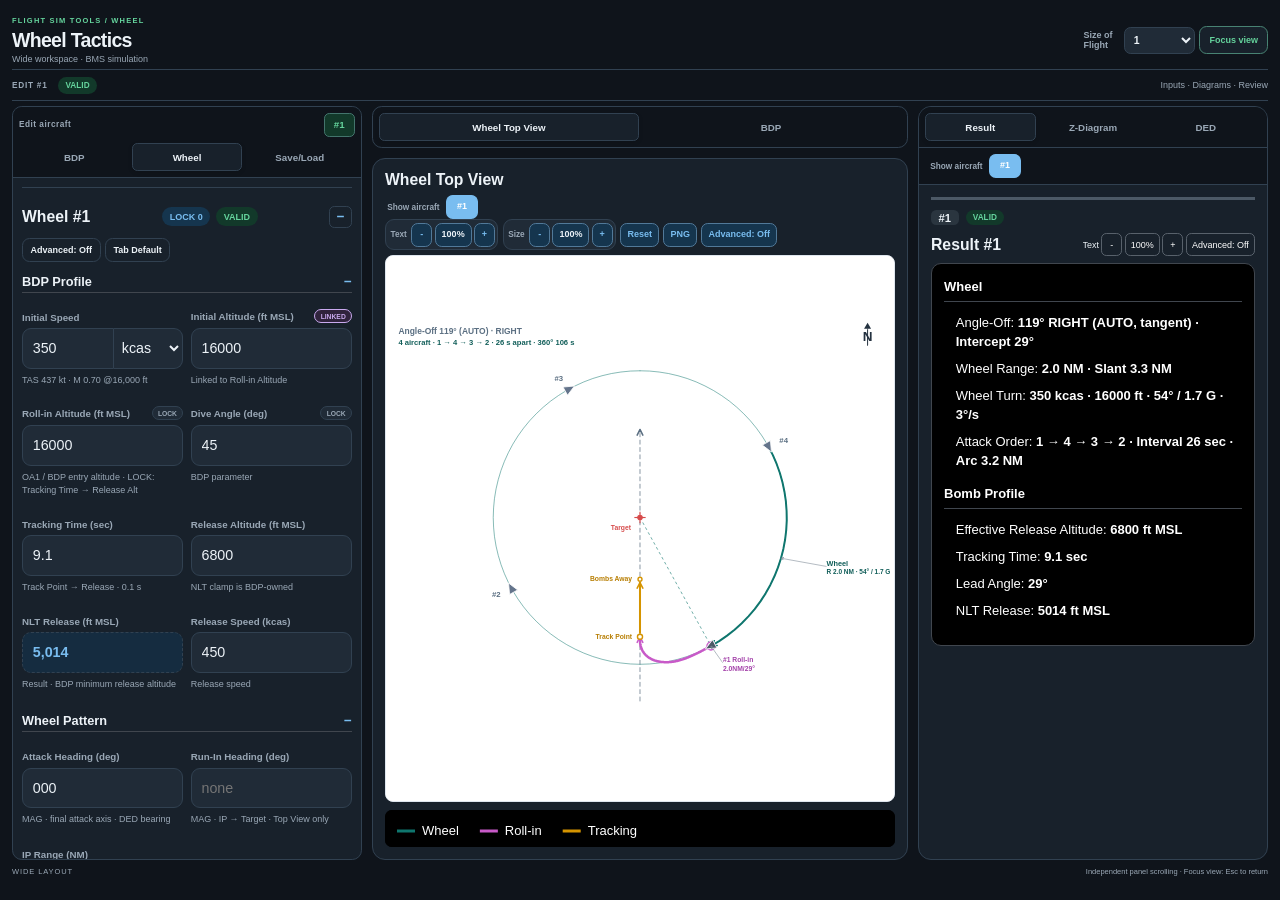
<file: wheel/index.html>
<!doctype html>
<html lang="ko">
<head>
<meta charset="utf-8">
<meta name="viewport" content="width=device-width,initial-scale=1">
<title>Wheel Tactics · V2 WORK</title>
<link rel="stylesheet" href="./wheel.css?v=ec7d2332c7c7">
<link rel="stylesheet" href="../common/ui/result-panel-v0.1.css?v=ec7d2332c7c7">
<link rel="stylesheet" href="./wide-layout.css?v=ec7d2332c7c7">
</head>
<body class="wheel-wide bombing-wide">
<!-- Wheel page (owner 2026-10-27: "wheel에는 0.4버전(html)을 참조해서 지금의 be fe 구조를 가지게 해줘 box를 참조해서
     만들면 된다"): the Official Wheel Rev0.4 (orbit the Target-centred Wheel, roll in tangent from it) on the V2 BE through
     the Wheel Attack Flight entrypoint (AG/bombing/wheel-attack/), on the BOX / Wheel-BOX page layout (PC Wide and
     phone). Tabs: BDP (shared BDP tab) / Wheel / Wheel Slot (#2–#4: each follower's place in the attack order) /
     Save/Load. -->
<main class="app" id="wheel-calculator">
  <header class="topbar">
    <div>
      <h1 id="wheel-page-title">Wheel Tactics</h1>
      <div class="subline">V2 modular work · Wheel Attack v0.1 BE · BDP v0.4 · Official Wheel Rev0.4 logic</div>
    </div>
    <div class="toolbar">
      <label class="flight-size-control" for="flight-size" title="#1–#4 fly #1's BDP and Wheel data; #2–#4 take their slots on the Wheel in the attack order"><span>Size of Flight</span><select id="flight-size"><option value="1">1</option><option value="2">2</option><option value="3">3</option><option value="4">4</option></select></label>
      <span class="rev" id="wheel-rev">V2 WORK · WHEEL BE 0.1</span>
    </div>
  </header>

  <!-- Shared BDP tab (shared/bdp-tab-v0.1.mjs): the controller fills it. -->
  <section class="section bdp-tab-section" data-tab="bdp" aria-labelledby="bdp-title-1" data-bdp-tab="1"></section>

  <section class="section" data-tab="wheel" aria-labelledby="wheel-input-title">
    <div class="section-head"><h2 id="wheel-input-title">Wheel #1</h2><div class="wheel-head-status"><span id="lock-count" class="mode">LOCK 0</span><span id="state-pill" class="status ok">VALID</span></div></div>

    <details class="input-group-panel" open>
      <summary class="input-group-title">BDP Profile</summary>
      <div class="input-grid" data-bdp-profile-copy></div>
    </details>

    <details class="input-group-panel" open>
      <summary class="input-group-title">Wheel Pattern</summary>
      <div class="input-grid">
        <label class="field"><span>Attack Heading (deg)</span><input data-key="attackHeadingDeg" type="text" inputmode="decimal"><span class="unit">MAG · final attack axis · DED bearing</span></label>
        <label class="field advanced-only"><span>Magnetic Var <span class="adv-tag">ADV</span></span><select data-mag-var-select aria-label="Magnetic Var theater"><option value="KOREA">Korea</option><option value="ISRAEL">Israel</option><option value="BALKANS">Balkans</option></select><span class="unit" data-mag-var-value>7.5°W · BMS MAGV · DED TBRG = M − 7.5</span></label>
        <!-- Owner 2026-11-12: Run-In (IP → Target) for the Top View only; the pattern is unchanged (shared pattern-run-in). -->
        <label class="field"><span>Run-In Heading (deg)</span><input data-run-in="headingDeg" type="text" inputmode="decimal" placeholder="none" aria-label="Run-In Heading, IP to Target"><span class="unit">MAG · IP → Target · Top View only</span></label>
        <label class="field"><span>IP Range (NM)</span><input data-run-in="ipRangeNm" type="text" inputmode="decimal" placeholder="edge" aria-label="IP Range from the Target"><span class="unit">IP → Target · blank: to the edge</span></label>
        <label class="field"><span>Direction</span><select data-key="direction"><option value="RIGHT">RIGHT</option><option value="LEFT">LEFT</option></select><span class="unit">Wheel side · the turn on the Wheel and the Roll-in</span></label>
        <label class="field"><span>Aircraft Count</span><input data-key="aircraftCount" type="text" inputmode="numeric"><span class="unit">2–8 on the Wheel · order 1 → N → … → 2</span></label>
        <label class="field"><span>Angle-Off (deg)</span><output class="readout" data-wheel-solved="angleOffDeg">-</output><span class="unit">AUTO · tangent roll-in (90–155°)</span></label>
        <label class="field"><span>Wheel Radius (NM)</span><output class="readout" data-wheel-solved="wheelRadiusNm">-</output><span class="unit">AUTO · = Roll-in Range</span></label>
      </div>
      <p class="constraint-note">The Wheel is the Target-centred circle flown at the Initial speed and the Roll-in Altitude (Official Wheel Rev0.4). The Roll-in starts on it, tangent: the Angle-Off is solved so that the Target is abeam of the Roll-in Start, and the Wheel Radius is then the Roll-in Range. Neither is typed: the BDP Profile and the Roll-in Condition decide them. Aircraft Count spaces the aircraft evenly on the Wheel, one Wheel time / N apart.</p>
    </details>

    <details class="input-group-panel">
      <summary class="input-group-title">Roll-in Condition</summary>
      <div class="input-grid" data-roll-in-copy></div>
    </details>

    <details class="input-group-panel advanced-only">
      <summary class="input-group-title">Turn Onset <span class="adv-tag">ADV</span></summary>
      <div class="input-grid" data-turn-onset-copy></div>
    </details>
    <div id="constraint-message" class="status-message valid">-</div>
  </section>

  <section class="section save-section" data-tab="save" aria-labelledby="save-title">
    <div class="section-head"><h2 id="save-title">Save/Load</h2></div>
    <p class="flight-draft-note">Save keeps the Wheel page's inputs (BDP and Wheel), LOCK / LINK and the Flight size in this browser. A reload or a newly opened page loads the last Save; changes made after it are not kept until you press Save again. Load Default loads the Default conditions (not saved until Save); each input tab's Tab Default restores only that tab.</p>
    <p class="flight-draft-note" id="reload-note">오류가 나면 브라우저를 새로고침해 주세요.</p>
    <div class="save-actions">
      <button class="btn" id="work-save" type="button">Save</button>
      <button class="btn" id="work-default" type="button">Load Default</button>
    </div>
    <output id="save-status" class="status-message valid" role="status">-</output>
    <!-- BMS Mission (DTC) → Run-In (owner 2026-11-12; shared bms-dtc-run-in-panel). -->
    <div class="bms-mission" id="bms-mission"></div>
  </section>

  <section class="section top-view-section" aria-labelledby="top-view-title">
    <div class="section-head">
      <h2 id="top-view-title">Wheel Top View</h2>
      <div class="diagram-actions">
        <div class="diagram-action-row top-view-aircraft" role="group" aria-label="Aircraft drawn in the Top View">
          <span class="diagram-control-label">Show aircraft</span>
          <button class="capture-button view-toggle active" type="button" data-top-view-aircraft-button="1" aria-pressed="true">#1</button>
          <button class="capture-button view-toggle" type="button" data-top-view-aircraft-button="2" aria-pressed="false" hidden>#2</button>
          <button class="capture-button view-toggle" type="button" data-top-view-aircraft-button="3" aria-pressed="false" hidden>#3</button>
          <button class="capture-button view-toggle" type="button" data-top-view-aircraft-button="4" aria-pressed="false" hidden>#4</button>
        </div>
        <div class="diagram-action-row">
          <div class="font-scale-control" role="group" aria-label="Top View font size">
            <span class="diagram-control-label">Text</span>
            <button class="capture-button" id="top-view-font-down" type="button" aria-label="Top View font smaller">-</button>
            <button class="capture-button diagram-scale-output" id="top-view-font-scale-output" type="button" aria-label="Reset Top View text size to 100%">100%</button>
            <button class="capture-button" id="top-view-font-up" type="button" aria-label="Top View font larger">+</button>
          </div>
          <div class="view-scale-control" role="group" aria-label="Top View picture size">
            <span class="diagram-control-label">Size</span>
            <button class="capture-button" id="top-view-zoom-out" type="button" aria-label="Picture smaller">-</button>
            <button class="capture-button diagram-scale-output" id="top-view-size-output" type="button" aria-label="Reset Top View size to 100%">100%</button>
            <button class="capture-button" id="top-view-zoom-in" type="button" aria-label="Picture larger">+</button>
          </div>
          <button class="capture-button" id="top-view-zoom-reset" type="button">Reset</button>
          <button class="capture-button" id="capture-top-view" type="button">PNG</button>
          <button class="capture-button view-toggle" id="top-view-advanced" type="button" aria-pressed="false" title="MAP and each aircraft's Roll-in time after #1">Advanced: Off</button>
        </div>
      </div>
    </div>
    <div class="top-view-shell"><svg id="wheel-top-view" viewBox="0 0 900 900" role="img" aria-label="Wheel #1 Top View"></svg></div>
    <svg class="diagram-legend-box" id="wheel-legend" role="img" aria-label="Wheel Top View legend"></svg>
  </section>

  <div class="bdp-views" data-bdp-views="1" data-output-aircraft="1" data-aircraft-output="bdp"><div data-bdp-diagrams-host="1"></div></div>

  <section class="section z-diagram-section" data-output-aircraft="1" data-aircraft-output="z" aria-labelledby="wheel-z-title">
    <div class="section-head"><h2 id="wheel-z-title">Wheel #1 Z-Diagram</h2><div class="diagram-action-row"><button class="btn" id="capture-z" type="button">PNG</button></div></div>
    <div class="z-diagram-shell"><svg id="wheel-z-svg" viewBox="0 0 650 770" role="img" aria-label="Wheel #1 Z-Diagram"><g data-z-root></g></svg></div>
  </section>

  <section class="section compact-results" id="result-section" data-result-panel data-output-aircraft="1" data-aircraft-output="result"><div class="result-panel-head"><h2>Result #1</h2><div data-result-controls aria-label="Result display controls"></div></div><div class="result-panel-body"><div data-result-group><h3>Wheel</h3><table><tbody class="result-rows" id="wheel-result-body"></tbody></table></div><div data-result-group><h3>Bomb Profile</h3><table><tbody class="result-rows" id="profile-result-body"></tbody></table></div><p data-result-empty>No available summary results.</p></div></section>

  <section class="section ded-section" data-output-aircraft="1" data-aircraft-output="ded" aria-labelledby="ded-title">
    <div class="section-head"><h2 id="ded-title">DED #1</h2><button class="btn ded-png-button" type="button" data-ded-png="1">PNG</button></div>
    <div data-ded-pages="1"></div>
  </section>

  <div id="flight-followers"></div>
</main>
<script type="module" src="./wide-layout.mjs?v=ec7d2332c7c7"></script>
</body>
</html>
</file>
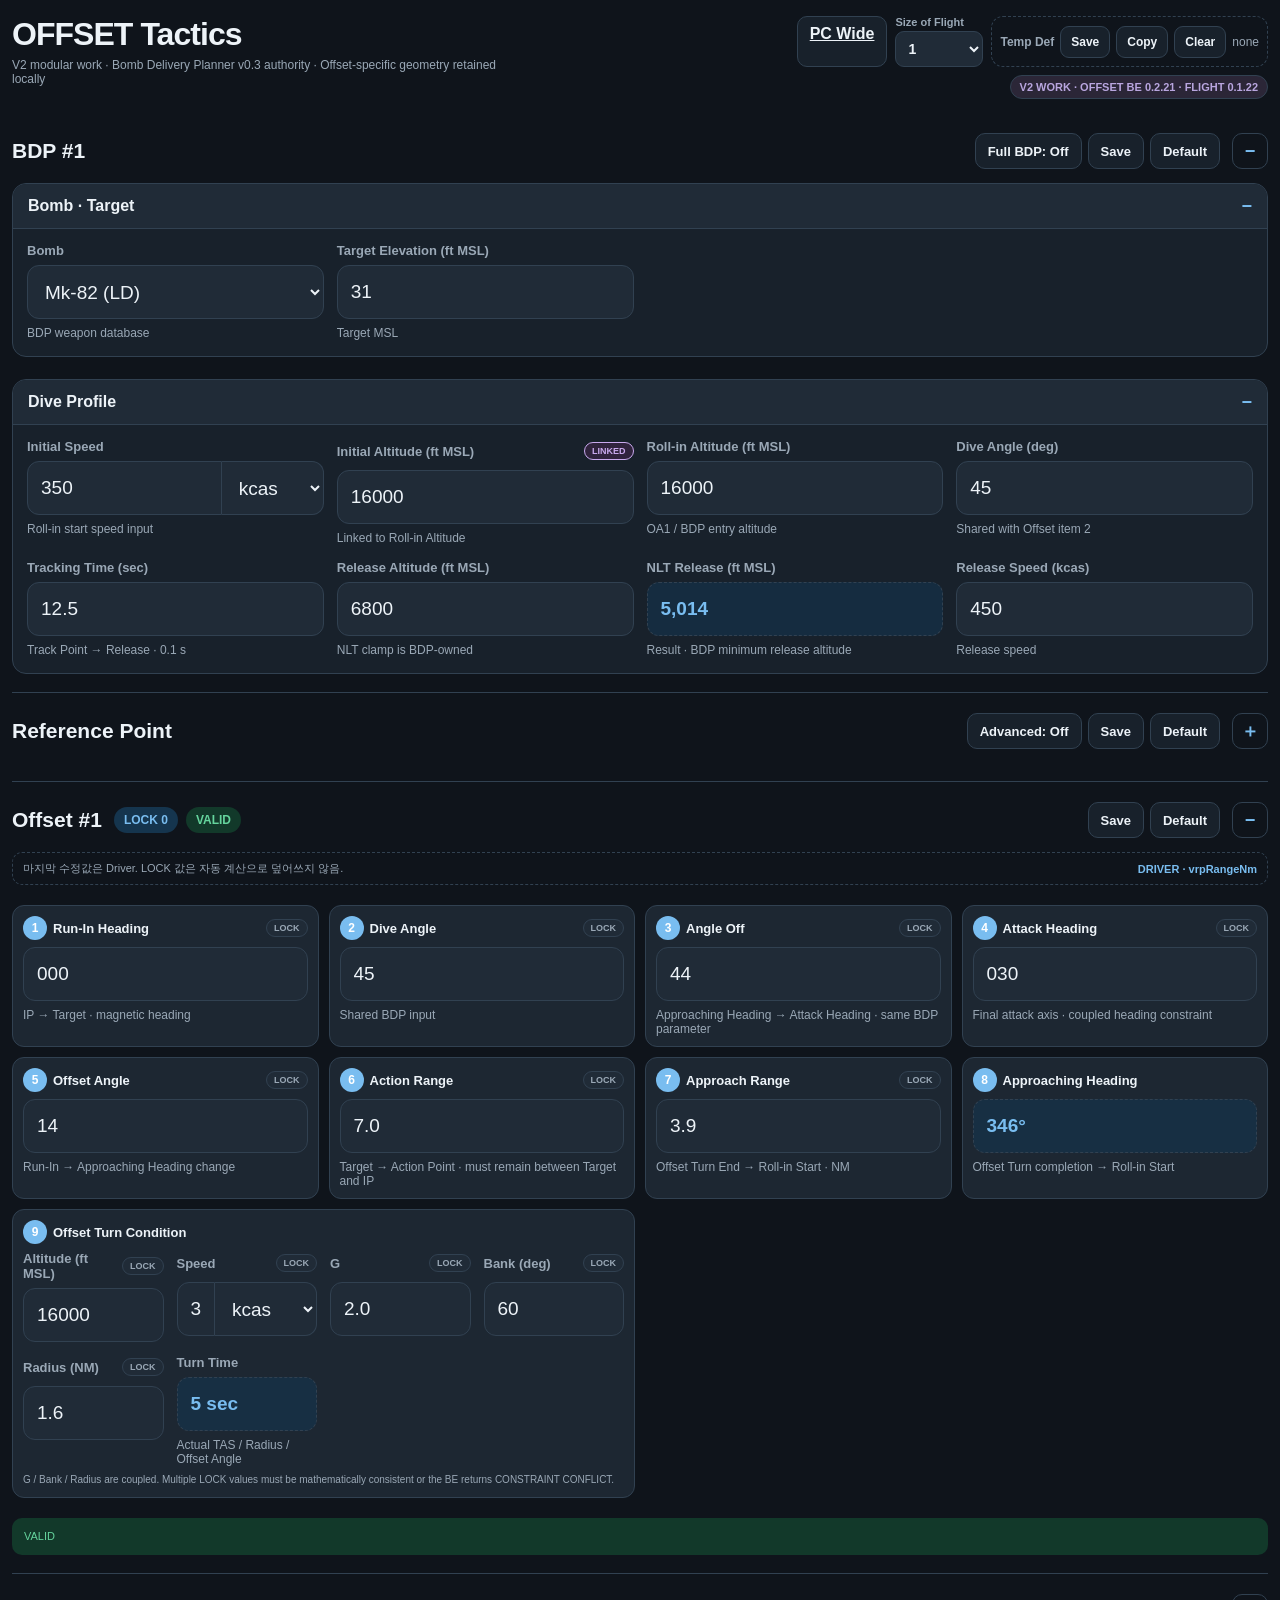
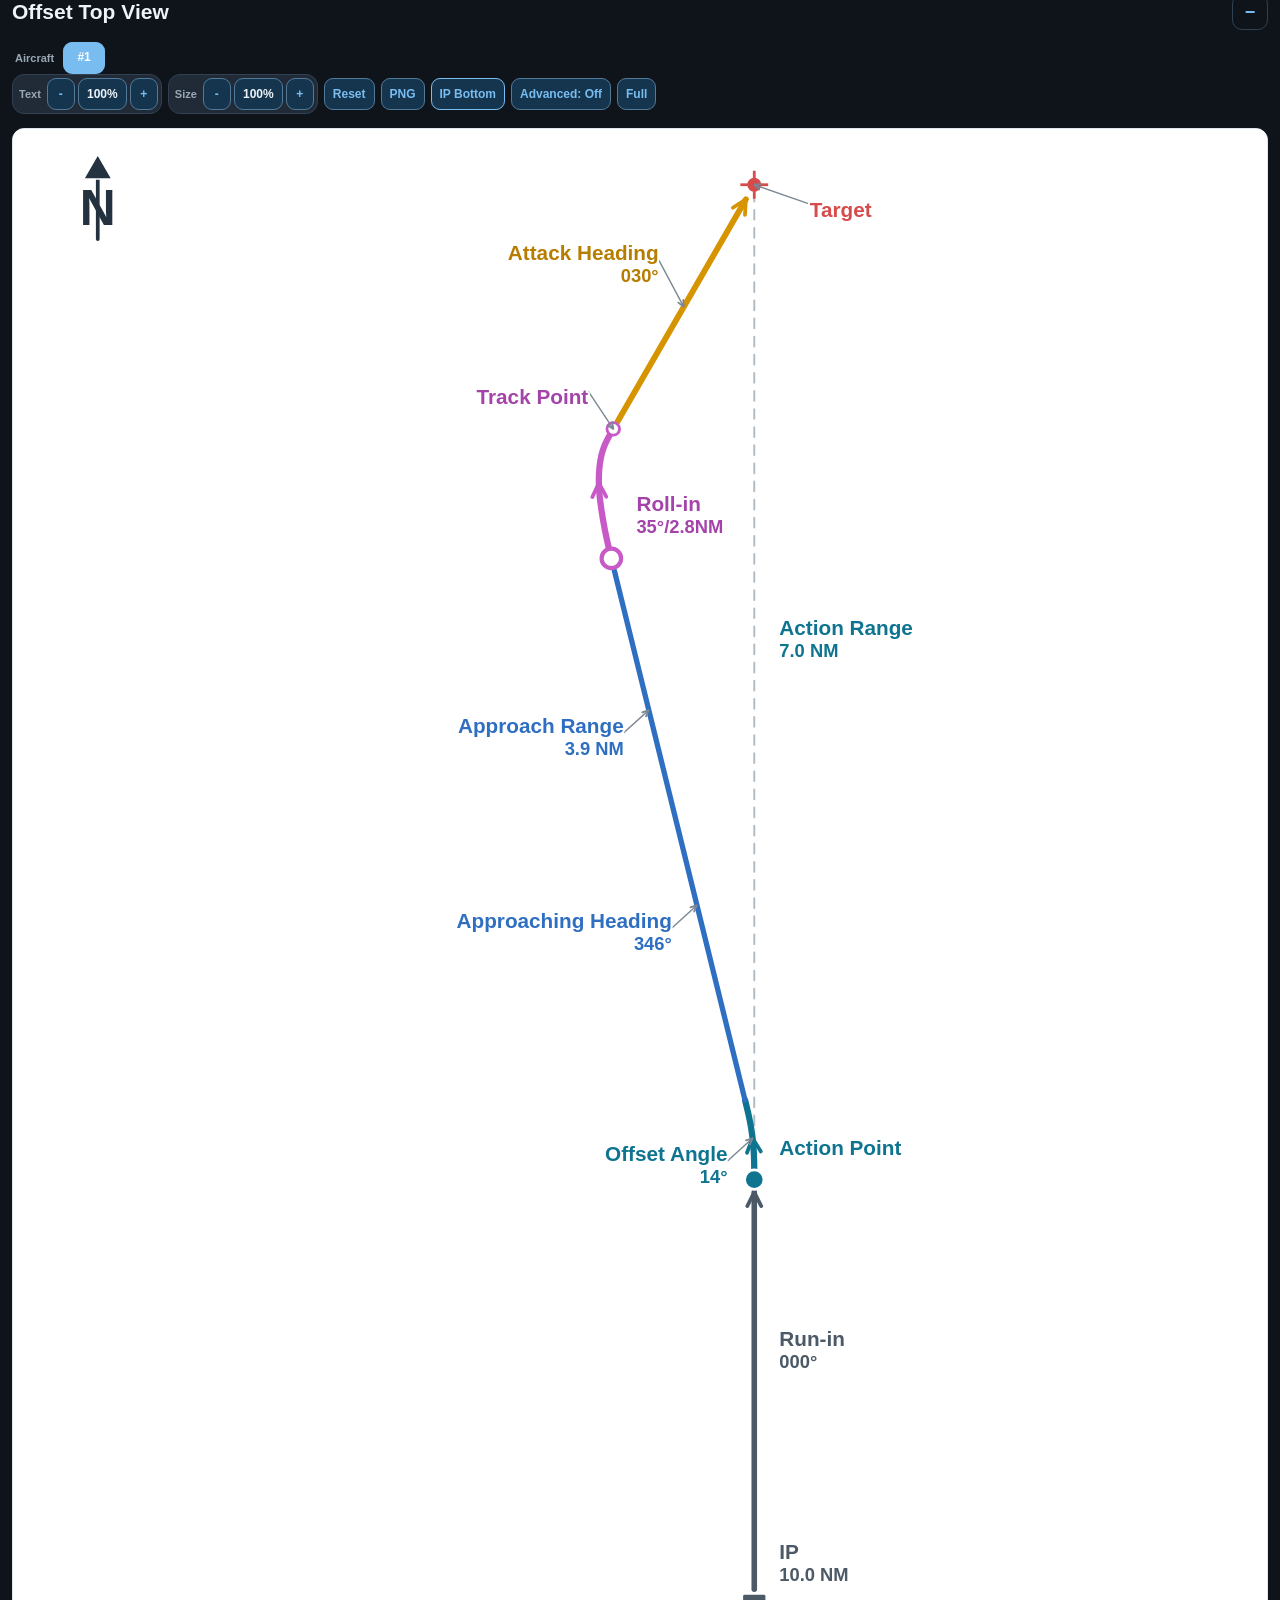
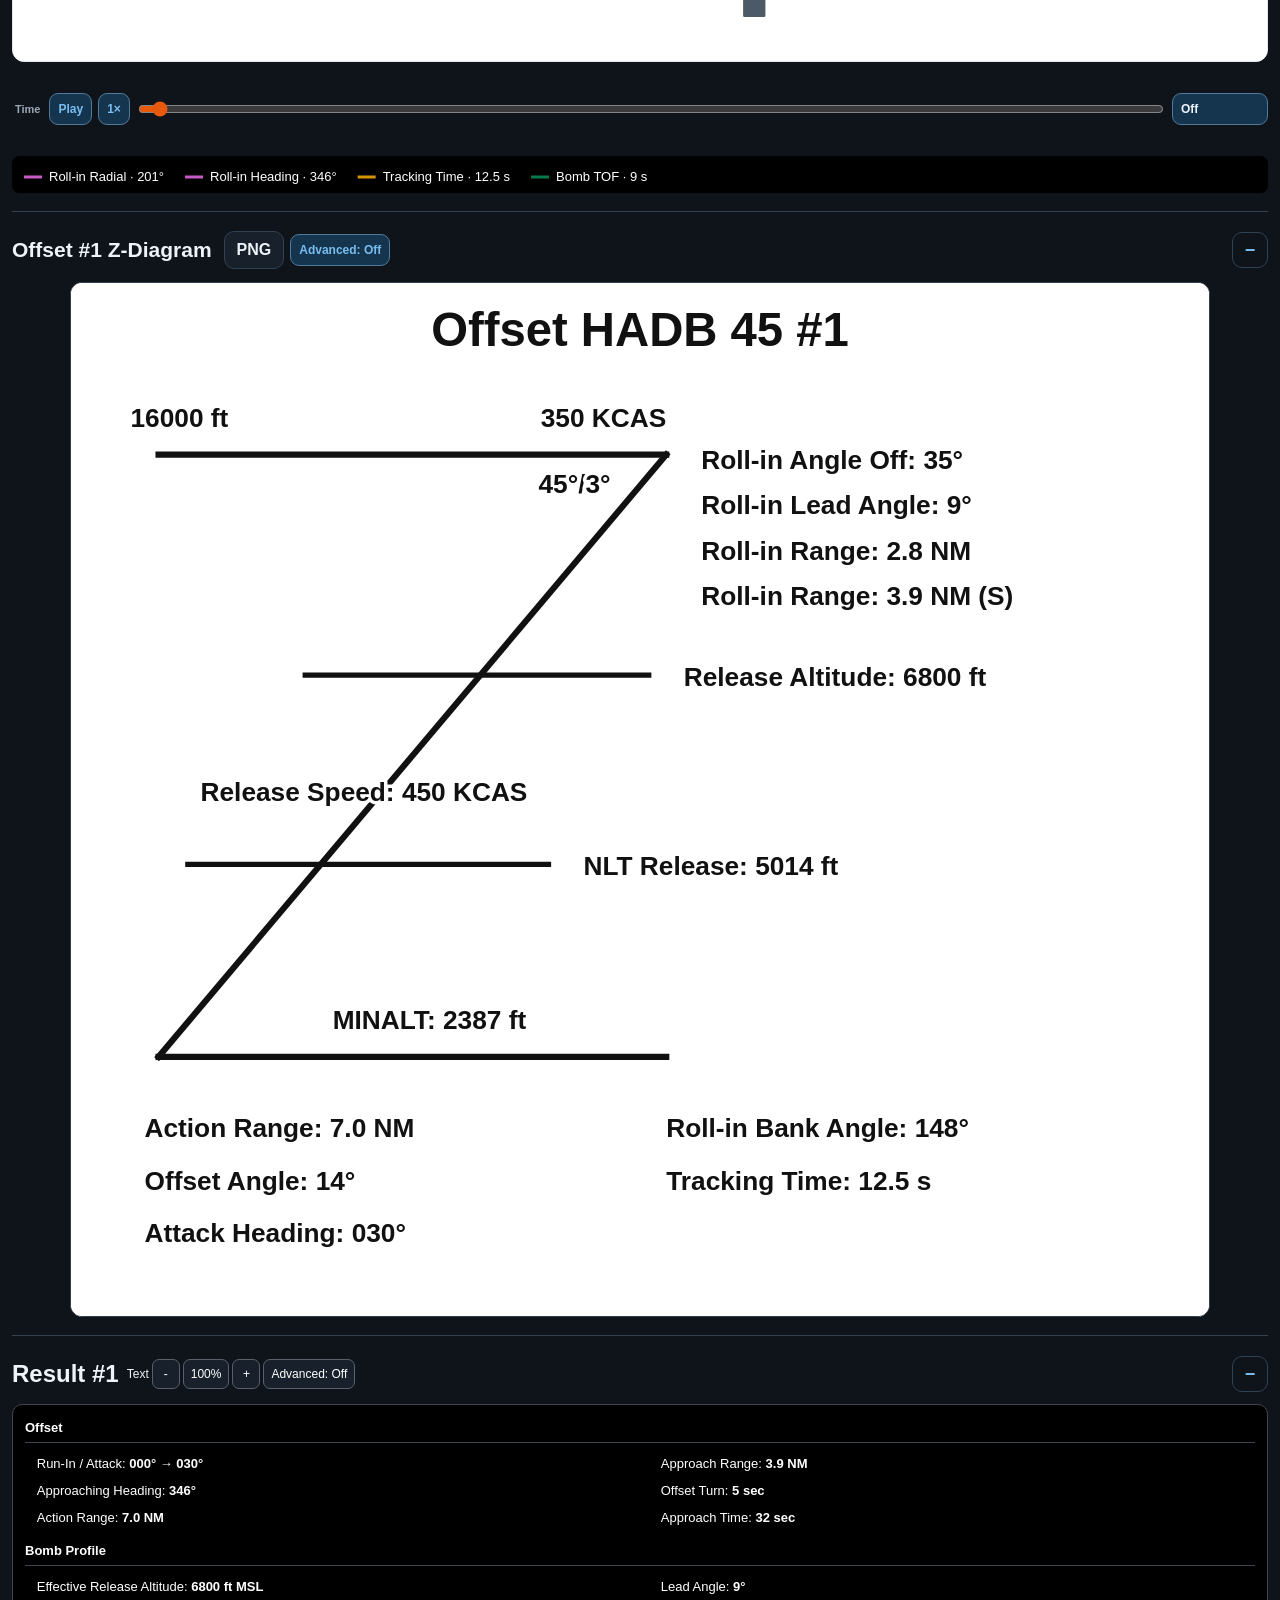
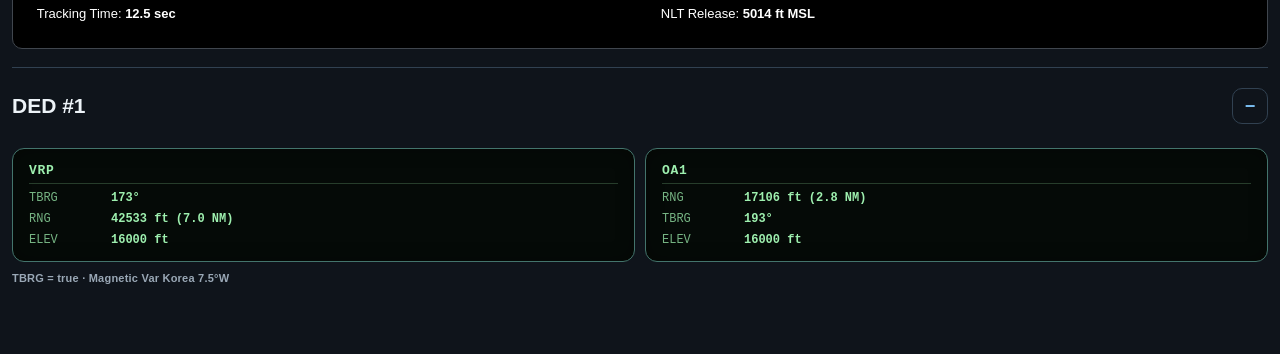
<file: index-standard.html>
<!doctype html>
<html lang="ko">
<head>
<meta charset="utf-8">
<meta name="viewport" content="width=device-width,initial-scale=1">
<title>OFFSET Tactics · Standard layout</title>
<link rel="stylesheet" href="./offset.css?v=ec7d2332c7c7">
  <link rel="stylesheet" href="./common/ui/result-panel-v0.1.css?v=ec7d2332c7c7">
</head>
<body>
<main class="app" id="offset-calculator">
  <header class="topbar">
    <div>
      <h1 id="offset-page-title">OFFSET Tactics</h1>
      <div class="subline">V2 modular work · Bomb Delivery Planner v0.3 authority · Offset-specific geometry retained locally</div>
    </div>
    <div class="toolbar">
      <a class="btn" href="./index.html">PC Wide</a>
      <label class="flight-size-control" for="flight-size"><span>Size of Flight</span><select id="flight-size"><option value="1">1</option><option value="2">2</option><option value="3">3</option><option value="4">4</option></select></label>
      <span class="temp-def" role="group" aria-label="Temp Def: temporary default staging">
        <span class="temp-def-label">Temp Def</span>
        <button type="button" class="btn tab-tool" id="temp-def-save">Save</button>
        <button type="button" class="btn tab-tool" id="temp-def-copy">Copy</button>
        <button type="button" class="btn tab-tool" id="temp-def-clear">Clear</button>
        <span class="temp-def-status" id="temp-def-status">none</span>
      </span>
      <span class="rev">V2 WORK · OFFSET BE 0.2.7</span>
    </div>
  </header>

  <section class="section" data-tab="bdp" aria-labelledby="bomb-target-title">
    <div class="section-head"><h2 id="bomb-target-title">BDP #1</h2></div>
    <details class="input-panel" open>
      <summary>Bomb · Target</summary>
      <div class="input-panel-body"><div class="input-grid">
        <label class="field"><span>Bomb</span><select data-key="weaponId"></select><span class="unit">BDP weapon database</span></label>
        <label class="field"><span>Target Elevation (ft MSL)</span><input data-key="targetElevationMslFt" type="text" inputmode="decimal" value="31"><span class="unit">Target MSL</span></label>
        <label class="field advanced-only bdp-extra"><span>Wind Direction FROM (deg) <span class="adv-tag">ADV</span></span><input data-key="windDirectionDeg" type="text" inputmode="decimal" value="0"><span class="unit">MAG · wind FROM</span></label>
        <label class="field advanced-only bdp-extra"><span>Wind Speed (kt) <span class="adv-tag">ADV</span></span><input data-key="windSpeedKt" type="text" inputmode="decimal" value="0"><span class="unit">V2 canonical unit</span></label>
      </div></div>
    </details>
    <details class="input-panel" open>
      <summary id="dive-profile-title">Dive Profile</summary>
      <div class="input-panel-body"><div class="input-grid">
        <label class="field"><span>Initial Speed</span><span class="compound"><input data-key="initialSpeedValue" type="text" inputmode="decimal" value="350"><select data-key="initialSpeedMode"><option value="CAS" selected>kcas</option><option value="MACH">Mach</option></select></span><span class="unit">Roll-in start speed input</span></label>
        <label class="field"><span class="lock-title"><span>Initial Altitude (ft MSL)</span><button id="initial-link-btn" class="lock-button" type="button" aria-label="Link Initial Altitude to Roll-in Altitude" aria-pressed="true">LINKED</button></span><input data-key="initialAltitudeMslFt" type="text" inputmode="decimal" value="16000"><span class="unit" data-initial-link-note>Linked to Roll-in Altitude</span></label>
        <label class="field"><span>Roll-in Altitude (ft MSL)</span><input data-key="rollInAltitudeMslFt" type="text" inputmode="decimal" value="16000"><span class="unit">OA1 / BDP entry altitude</span></label>
        <label class="field"><span>Dive Angle (deg)</span><input data-key="diveAngleDeg" type="text" inputmode="decimal" value="45"><span class="unit">Shared with Offset item 2</span></label>
        <label class="field advanced-only bdp-extra"><span>Angle Off (deg) <span class="adv-tag">ADV</span></span><input data-key="angleOffDeg" type="text" inputmode="decimal" value="70"><span class="unit">Same BDP / Offset parameter</span></label>
        <label class="field"><span>Tracking Time (sec)</span><input data-key="trackingTimeSec" type="text" inputmode="decimal" value="18.0"><span class="unit">Track Point → Release · 0.1 s</span></label>
        <label class="field"><span>Release Altitude (ft MSL)</span><input data-key="releaseAltitudeMslFt" type="text" inputmode="decimal" value="6800"><span class="unit">NLT clamp is BDP-owned</span></label><label class="field"><span>NLT Release (ft MSL)</span><output class="readout" data-bdp-nlt-release>-</output><span class="unit">Result · BDP minimum release altitude</span></label>
        <label class="field"><span>Release Speed (kcas)</span><input data-key="releaseSpeedKcas" type="text" inputmode="decimal" value="450"><span class="unit">Release speed</span></label>
        <label class="field advanced-only bdp-extra"><span>Roll-in Bank Angle (deg) <span class="adv-tag">ADV</span></span><input data-key="rollInBankAngleDeg" type="text" inputmode="decimal" value="" readonly data-bdp-result title="Solved by BDP (Roll-in model B)"><span class="unit">Result · solved by BDP (Roll-in model B)</span></label>
        <label class="field advanced-only bdp-extra"><span>Roll-in G (G) <span class="adv-tag">ADV</span></span><input data-key="rollInG" type="text" inputmode="decimal" value="4"><span class="unit">BDP roll-in input</span></label>
        <label class="field advanced-only bdp-extra"><span>Roll-in Rate (deg/s) <span class="adv-tag">ADV</span></span><input data-key="rollInRollRateDegSec" type="text" inputmode="decimal" value="60"><span class="unit">Roll-in and Offset Turn roll · linear</span></label>
        <label class="field advanced-only bdp-extra"><span>Roll-out Rate (deg/s) <span class="adv-tag">ADV</span></span><input data-key="rollOutRollRateDegSec" type="text" inputmode="decimal" value="55"><span class="unit">Roll-out · linear</span></label>
        <label class="field advanced-only bdp-extra"><span>G Onset Rate (G/s) <span class="adv-tag">ADV</span></span><input data-key="gOnsetRateGSec" type="text" inputmode="decimal" value="2"><span class="unit">Roll-in and Offset Turn pull · linear</span></label>
        <label class="field advanced-only bdp-extra"><span>SEM End <span class="adv-tag">ADV</span></span><select data-key="semEnd"><option value="LEVEL">Level (pull to FPA 0°, then 1 G)</option><option value="CLIMB">CSEM (climb to Target FPA)</option></select><span class="unit">Every BDP view and S&amp;R fly this SEM</span></label>
        <label class="field advanced-only bdp-extra" data-csem-only><span>CSEM Target FPA (deg) <span class="adv-tag">ADV</span></span><input data-key="csemTargetFpaDeg" type="text" inputmode="decimal" value="" placeholder="Dive + 10"><span class="unit">Blank: Dive Angle + 10° · &gt; 20° and &lt; 90° · G falls linearly from +20°</span></label>
        <label class="field advanced-only bdp-extra" data-csem-only><span>CSEM Level Altitude (ft AGL) <span class="adv-tag">ADV</span></span><input data-key="csemLevelAltitudeAglFt" type="text" inputmode="decimal" value="" placeholder="12000"><span class="unit">Then a 90° bank 2 G turn levels here · blank: 12,000 ft AGL</span></label>
        <label class="field advanced-only bdp-extra"><span>Recovery G (G) <span class="adv-tag">ADV</span></span><input data-key="recoveryG" type="text" inputmode="decimal" value="5"><span class="unit">V2 canonical safety input</span></label>
        <label class="field advanced-only bdp-extra"><span>Speed Overshoot (kcas) <span class="adv-tag">ADV</span></span><input data-key="speedOvershootKcas" type="text" inputmode="decimal" value="50"><span class="unit">BDP safety input</span></label>
        <label class="field advanced-only bdp-extra"><span>G Onset Time (sec) <span class="adv-tag">ADV</span></span><input data-key="gOnsetTimeSec" type="text" inputmode="decimal" value="2"><span class="unit">V2 SEM/NLT input · onset starts at Release</span></label>
        <label class="field advanced-only bdp-extra"><span>Fragment Height Margin (%) <span class="adv-tag">ADV</span></span><input data-key="fragmentHeightMarginPercent" type="text" inputmode="decimal" value="10"></label>
        <label class="field advanced-only bdp-extra" data-level-sem-only><span>SEM Turn <span class="adv-tag">ADV</span></span><select data-key="semTurnType"><option value="LEVEL">Level turn (bank AUTO)</option><option value="SLICE">Slice (entered bank, descends)</option></select><span class="unit">Right at the level-off · speed and G held · Roll-in onsets</span></label>
        <label class="field advanced-only bdp-extra"><span>Turn Direction <span class="adv-tag">ADV</span></span><select data-key="semTurnDirection"><option value="">Roll-in direction</option><option value="LEFT">Left</option><option value="RIGHT">Right</option></select><span class="unit">Blank: this aircraft's Roll-in side</span></label>
        <label class="field advanced-only bdp-extra"><span>Turn Amount (deg) <span class="adv-tag">ADV</span></span><input data-key="semTurnDeg" type="text" inputmode="decimal" value="" placeholder="Auto"><span class="unit">Heading change · blank: turn to the reciprocal of IP → Target · 0 = no turn</span></label>
        <label class="field advanced-only bdp-extra" data-level-sem-only><span>Turn G (G) <span class="adv-tag">ADV</span></span><input data-key="semTurnG" type="text" inputmode="decimal" value="" placeholder="Recovery G"><span class="unit">Sustained · blank: Recovery G</span></label>
        <label class="field advanced-only bdp-extra" data-level-sem-only><span>Turn Speed (kcas) <span class="adv-tag">ADV</span></span><input data-key="semTurnSpeedKcas" type="text" inputmode="decimal" value="" placeholder="Level-off"><span class="unit">Held · blank: the level-off speed</span></label>
        <label class="field advanced-only bdp-extra" data-level-sem-only data-sem-turn-level-only><span>Turn Bank <span class="adv-tag">ADV</span></span><output data-sem-turn-auto-bank>AUTO</output><span class="unit">Level turn: acos(1/G)</span></label>
        <label class="field advanced-only bdp-extra" data-level-sem-only data-sem-turn-slice-only><span>Turn Bank (deg) <span class="adv-tag">ADV</span></span><input data-key="semTurnBankDeg" type="text" inputmode="decimal" value="85"><span class="unit">Slice: above acos(1/G), up to 150° · G held, the nose falls · then a pull to level at G</span></label>
      </div><div data-sem-readouts id="lead-sem-readouts"></div></div>
    </details>
  </section>

  <section class="section reference-point-section" data-tab="reference" aria-labelledby="reference-point-title">
    <div class="section-head"><h2 id="reference-point-title">Reference Point</h2></div>
    <div class="mode-switch reference-mode-switch" role="group" aria-label="Reference Point mode">
      <button id="vrp-btn" class="mode-button active" type="button">VRP</button>
      <button id="vip-btn" class="mode-button" type="button">VIP</button>
    </div>

    <div id="vrp-pane" class="mode-pane reference-input-pane">
      <div class="lock-title"><div class="offset-title">VRP</div><button id="vrp-lock-btn" class="lock-button" type="button" data-lock-key="vrpReference" aria-label="Lock VRP" aria-pressed="false">LOCK</button></div>
      <div class="input-grid">
        <label class="field advanced-only"><span>Bearing (FROM TARGET) <span class="adv-tag">ADV</span></span><input id="vrp-bearing-input" type="text" inputmode="decimal" value="180"><span class="unit">MAG</span></label>
        <label class="field advanced-only"><span>Range <span class="adv-tag">ADV</span></span><input data-key="vrpRangeNm" type="text" inputmode="decimal" value="7.0"><span class="unit">NM · Offset start</span></label>
      </div>
    </div>

    <div id="vip-pane" class="mode-pane reference-input-pane" hidden>
      <div class="offset-title">VIP</div>
      <div class="mode-switch" role="group" aria-label="VIP bearing direction">
        <button id="vip-to-target-btn" class="mode-button active" type="button" aria-pressed="true">TO TARGET</button>
        <button id="vip-from-target-btn" class="mode-button" type="button" aria-pressed="false">FROM TARGET</button>
      </div>
      <div class="input-grid">
        <label class="field"><span>Bearing (TBRG)</span><input id="vip-bearing-input" type="text" inputmode="decimal" value="000"><span class="unit">MAG</span></label>
        <label class="field"><span>Range</span><input id="vip-range-input" type="text" inputmode="decimal" value="10.0"><span class="unit">NM</span></label>
      </div>
    </div>

    <details class="input-panel reference-advanced advanced-only">
      <summary id="reference-advanced-title">IP · Advanced</summary>
      <div class="input-panel-body reference-advanced-body">
        <div id="ip-pane" class="mode-pane">
          <div class="lock-title"><div class="offset-title">IP</div><button id="ip-lock-btn" class="lock-button" type="button" data-lock-key="ipReference" aria-label="Lock IP" aria-pressed="false">LOCK</button></div>
          <div class="mode-switch" role="group" aria-label="IP bearing direction">
            <button id="ip-to-target-btn" class="mode-button active" type="button" aria-pressed="true">TO TARGET</button>
            <button id="ip-from-target-btn" class="mode-button" type="button" aria-pressed="false">FROM TARGET</button>
          </div>
          <div class="input-grid">
            <label class="field"><span>Bearing (TBRG)</span><input id="ip-bearing-input" data-key="runInHeadingDeg" type="text" inputmode="decimal" value="000"><span class="unit">MAG</span></label>
            <label class="field"><span>Range</span><input data-key="ipRangeNm" type="text" inputmode="decimal" value="10.0"><span class="unit">NM · Default = VRP + 3 NM</span></label>
          </div>
        </div>
      </div>
    </details>
    <div class="input-grid"><label class="field advanced-only"><span>Magnetic Var <span class="adv-tag">ADV</span></span><select data-mag-var-select aria-label="Magnetic Var theater"><option value="KOREA">Korea</option><option value="ISRAEL">Israel</option><option value="BALKANS">Balkans</option></select><span class="unit" data-mag-var-value>7.5°W · BMS MAGV · DED TBRG = M − 7.5</span></label></div>
  </section>

  <section class="section" data-tab="offset" aria-labelledby="offset-input-title">
    <div class="section-head"><h2 id="offset-input-title">Offset #1</h2><div style="display:flex;gap:8px;align-items:center"><span id="lock-count" class="mode">LOCK 0</span><span id="state-pill" class="status ok">VALID</span></div></div>
    <div class="driver"><span>마지막 수정값은 Driver. LOCK 값은 자동 계산으로 덮어쓰지 않음.</span><output id="driver-out">DRIVER · vrpRangeNm</output></div>

    <div class="offset-grid">
      <label class="offset-card"><span class="lock-title"><span class="offset-title"><b class="step">1</b>Run-In Heading</span><button class="lock-button" type="button" data-lock-key="runInHeadingDeg" aria-pressed="false">LOCK</button></span><input data-key="runInHeadingDeg" type="text" inputmode="decimal" value="000"><span class="unit">IP → Target · magnetic heading</span></label>
      <label class="offset-card"><span class="lock-title"><span class="offset-title"><b class="step">2</b>Dive Angle</span><button class="lock-button" type="button" data-lock-key="diveAngleDeg" aria-pressed="false">LOCK</button></span><input data-key="diveAngleDeg" type="text" inputmode="decimal" value="45"><span class="unit">Shared BDP input</span></label>
      <label class="offset-card"><span class="lock-title"><span class="offset-title"><b class="step">3</b>Angle Off</span><button class="lock-button" type="button" data-lock-key="angleOffDeg" aria-pressed="false">LOCK</button></span><input data-key="angleOffDeg" type="text" inputmode="decimal" value="70"><span class="unit">Approaching Heading → Attack Heading · same BDP parameter</span></label>
      <label class="offset-card"><span class="lock-title"><span class="offset-title"><b class="step">4</b>Attack Heading</span><button class="lock-button" type="button" data-lock-key="attackHeadingDeg" aria-pressed="false">LOCK</button></span><input data-key="attackHeadingDeg" type="text" inputmode="decimal" value="030"><span class="unit">Final attack axis · coupled heading constraint</span></label>
      <label class="offset-card"><span class="lock-title"><span class="offset-title"><b class="step">5</b>Offset Angle</span><button class="lock-button" type="button" data-lock-key="offsetAngleDeg" aria-pressed="false">LOCK</button></span><input data-key="offsetAngleDeg" type="text" inputmode="decimal" value="40"><span class="unit">Run-In → Approaching Heading change</span></label>
      <label class="offset-card"><span class="lock-title"><span class="offset-title"><b class="step">6</b>Action Range</span><button class="lock-button" type="button" data-lock-key="actionRangeNm" aria-pressed="false">LOCK</button></span><input data-key="actionRangeNm" type="text" inputmode="decimal" value="7.0"><span class="unit">Target → Action Point · must remain between Target and IP</span></label>
      <label class="offset-card"><span class="lock-title"><span class="offset-title"><b class="step">7</b>Approach Range</span><button class="lock-button" type="button" data-lock-key="approachRangeNm" aria-pressed="false">LOCK</button></span><input data-key="approachRangeNm" type="text" inputmode="decimal" value="1.0"><span class="unit">Offset Turn End → Roll-in Start · NM</span></label>
      <div class="offset-card"><span class="offset-title"><b class="step">8</b>Approaching Heading</span><output id="offset-heading-out" class="readout offset-heading">-</output><span class="unit">Offset Turn completion → Roll-in Start</span></div>

      <div class="offset-card span2">
        <div class="offset-title"><b class="step">9</b>Offset Turn Condition</div>
        <div class="input-grid">
          <label class="field"><span class="lock-title"><span>Altitude (ft MSL)</span><button class="lock-button" type="button" data-lock-key="offsetAltitudeMslFt" aria-pressed="false">LOCK</button></span><input data-key="offsetAltitudeMslFt" type="text" inputmode="decimal" value="16000"></label>
          <label class="field"><span class="lock-title"><span>Speed</span><button class="lock-button" type="button" data-lock-key="offsetSpeedValue" aria-pressed="false">LOCK</button></span><span class="compound"><input data-key="offsetSpeedValue" type="text" inputmode="decimal" value="350"><select data-key="offsetSpeedMode"><option value="CAS" selected>kcas</option><option value="MACH">Mach</option></select></span></label>
          <label class="field"><span class="lock-title"><span>G</span><button class="lock-button" type="button" data-lock-key="offsetG" aria-pressed="false">LOCK</button></span><input data-key="offsetG" type="text" inputmode="decimal" value="2.0"></label>
          <label class="field"><span class="lock-title"><span>Bank (deg)</span><button class="lock-button" type="button" data-lock-key="offsetBankDeg" aria-pressed="false">LOCK</button></span><input data-key="offsetBankDeg" type="text" inputmode="decimal" value="60"></label>
          <label class="field"><span class="lock-title"><span>Radius (NM)</span><button class="lock-button" type="button" data-lock-key="offsetRadiusNm" aria-pressed="false">LOCK</button></span><input data-key="offsetRadiusNm" type="text" inputmode="decimal" value="1.6"></label>
          <div class="field"><span>Turn Time</span><output id="turn-time-out" class="readout">-</output><span class="unit">Actual TAS / Radius / Offset Angle</span></div>
        </div>
        <div class="constraint-note">G / Bank / Radius are coupled. Multiple LOCK values must be mathematically consistent or the BE returns CONSTRAINT CONFLICT.</div>
      </div>
    </div>
    <div id="constraint-message" class="status-message valid">-</div>
  </section>


  <section class="section top-view-section" aria-labelledby="top-view-title">
    <div class="section-head">
      <h2 id="top-view-title">Offset Top View</h2>
      <div class="diagram-actions">
        <div class="diagram-action-row top-view-aircraft" role="group" aria-label="Aircraft drawn in the Top View">
          <span class="diagram-control-label">Aircraft</span>
          <button class="capture-button view-toggle active" type="button" data-top-view-aircraft-button="1" aria-pressed="true">#1</button>
          <button class="capture-button view-toggle" type="button" data-top-view-aircraft-button="2" aria-pressed="false" hidden>#2</button>
          <button class="capture-button view-toggle" type="button" data-top-view-aircraft-button="3" aria-pressed="false" hidden>#3</button>
          <button class="capture-button view-toggle" type="button" data-top-view-aircraft-button="4" aria-pressed="false" hidden>#4</button>
        </div>
        <div class="diagram-action-row">
          <div class="font-scale-control" role="group" aria-label="Top View font size">
            <span class="diagram-control-label">Text</span>
            <button class="capture-button" id="top-view-font-down" type="button" aria-label="Top View font smaller">-</button>
            <button class="capture-button diagram-scale-output" id="top-view-font-scale-output" type="button" aria-label="Reset Top View text size to 100%">100%</button>
            <button class="capture-button" id="top-view-font-up" type="button" aria-label="Top View font larger">+</button>
            <select id="top-view-font-scale" hidden aria-hidden="true" tabindex="-1"><option value="0.5">50%</option><option value="0.6">60%</option><option value="0.7">70%</option><option value="0.8">80%</option><option value="0.9">90%</option><option value="1" selected>100%</option><option value="1.1">110%</option><option value="1.2">120%</option><option value="1.3">130%</option><option value="1.4">140%</option><option value="1.5">150%</option><option value="1.6">160%</option><option value="1.7">170%</option><option value="1.8">180%</option><option value="1.9">190%</option><option value="2">200%</option></select>
          </div>
          <div class="view-scale-control" role="group" aria-label="Top View picture size">
            <span class="diagram-control-label">Size</span>
            <button class="capture-button" id="zoom-out" type="button" aria-label="Picture smaller">-</button>
            <button class="capture-button diagram-scale-output" id="top-view-size-output" type="button" aria-label="Reset Top View size to 100%">100%</button>
            <button class="capture-button" id="zoom-in" type="button" aria-label="Picture larger">+</button>
          </div>
          <button class="capture-button" id="zoom-reset" type="button">Reset</button>
          <button class="capture-button" id="capture-top-view" type="button">PNG</button>
          <button class="capture-button view-toggle" id="top-view-ip-bottom" type="button" aria-pressed="true" title="Run-In (IP → Target) up; off = north up">IP Bottom</button>
          <button class="capture-button" id="top-view-advanced" type="button" aria-pressed="false">Advanced: Off</button>
          <button class="capture-button view-toggle" id="full-views-1" type="button" data-full-views="all" aria-pressed="false" title="Show BDP Top View and BDP Profile of every aircraft">Full</button>
        </div>
      </div>
    </div>
    <div class="top-view-shell"><svg data-export-legend="offset-legend" id="offset-top-view" viewBox="0 0 900 1100" role="img" aria-label="Offset #1 Top View" data-export-title="Offset #1 Top View"></svg></div>
    <!-- Owner 2026-11-12: the time dial (Play, slider) under the picture. -->
    <div class="bdp-flight-time top-view-time">
      <div class="diagram-action-row time-dial" id="top-view-time-dial" data-time-dial="1" role="group" aria-label="Top View #1 time after IP">
        <span class="diagram-control-label">Time</span>
        <button class="capture-button time-dial-play" type="button" data-time-play aria-pressed="false" title="Play the time dial">Play</button>
        <button class="capture-button time-dial-speed" type="button" data-time-speed title="Play speed: press for the next (1×, 2×, 3× real time)">1×</button>
        <input class="time-dial-range" type="range" min="0" max="1" step="1" value="0" data-time-range aria-label="Seconds after IP">
        <button class="capture-button diagram-scale-output time-dial-output" type="button" data-time-output aria-pressed="false" title="Seconds after IP; press to turn off">Off</button>
      </div>
    </div>
    <svg class="diagram-legend-box" id="offset-legend" role="img" aria-label="Offset Top View legend"></svg>
  </section>

  <div class="bdp-views" data-bdp-views="1"><div data-bdp-diagrams-host="1"></div></div>

  <section class="section z-diagram-section" aria-labelledby="offset-z-title">
    <div class="section-head"><h2 id="offset-z-title">Offset #1 Z-Diagram</h2><div class="diagram-action-row"><button class="btn" id="capture-z" type="button">PNG</button><button class="capture-button view-toggle" id="z-advanced-1" type="button" data-z-advanced="1" aria-pressed="false">Advanced: Off</button></div></div>
    <div class="z-diagram-shell"><svg id="offset-z-svg" viewBox="0 0 650 770" role="img" aria-label="Offset #1 Z-Diagram"><g data-z-root></g></svg></div>
  </section>

  <section class="section compact-results" id="result-section" data-result-panel><div class="result-panel-head"><h2>Result #1</h2><div data-result-controls aria-label="Result display controls"></div></div><div class="result-panel-body"><div data-result-group><h3>Offset</h3><table><tbody class="result-rows" id="offset-result-body"></tbody></table></div><div data-result-group><h3>Bomb Profile</h3><table><tbody class="result-rows" id="profile-result-body"></tbody></table></div><p data-result-empty>No available summary results.</p></div></section>

  <section class="section ded-section" aria-labelledby="ded-title">
    <div class="section-head"><h2 id="ded-title">DED #1</h2></div>
    <div hidden aria-hidden="true">
      <button id="ded-vrp-tab" class="ded-tab active" type="button" data-ded-page="VRP">VRP</button>
      <button id="ded-vip-tab" class="ded-tab" type="button" data-ded-page="VIP">VIP</button>
      <button id="ded-oa1-tab" class="ded-tab" type="button" data-ded-page="OA1">OA1</button>
      <button id="ded-oa2-tab" class="ded-tab" type="button" data-ded-page="OA2">OA2</button>
    </div>
    <div class="ded-boxes">
      <div class="ded-screen" id="ded-reference-screen" aria-live="polite">
        <div class="ded-page-title" id="ded-page-title">VRP</div>
        <div class="ded-row"><span>TBRG</span><output id="ded-bearing">-</output></div>
        <div class="ded-row"><span>RNG</span><output id="ded-range">-</output></div>
        <div class="ded-row"><span>ELEV</span><output id="ded-elevation">-</output></div>
      </div>
      <div class="ded-screen" id="ded-oa1-screen" aria-live="polite">
        <div class="ded-page-title">OA1</div>
        <div class="ded-row"><span>RNG</span><output id="ded-oa1-range">-</output></div>
        <div class="ded-row"><span>TBRG</span><output id="ded-oa1-bearing">-</output></div>
        <div class="ded-row"><span>ELEV</span><output id="ded-oa1-elevation">-</output></div>
      </div>
    </div>
    <p class="ded-basis" data-ded-basis>TBRG = true · Magnetic Var Korea 7.5°W</p>
  </section>


  <div id="flight-followers"></div>
</main>
<script type="module" src="./controller-v0.1.mjs?v=ec7d2332c7c7"></script>

</body>
</html>
</file>
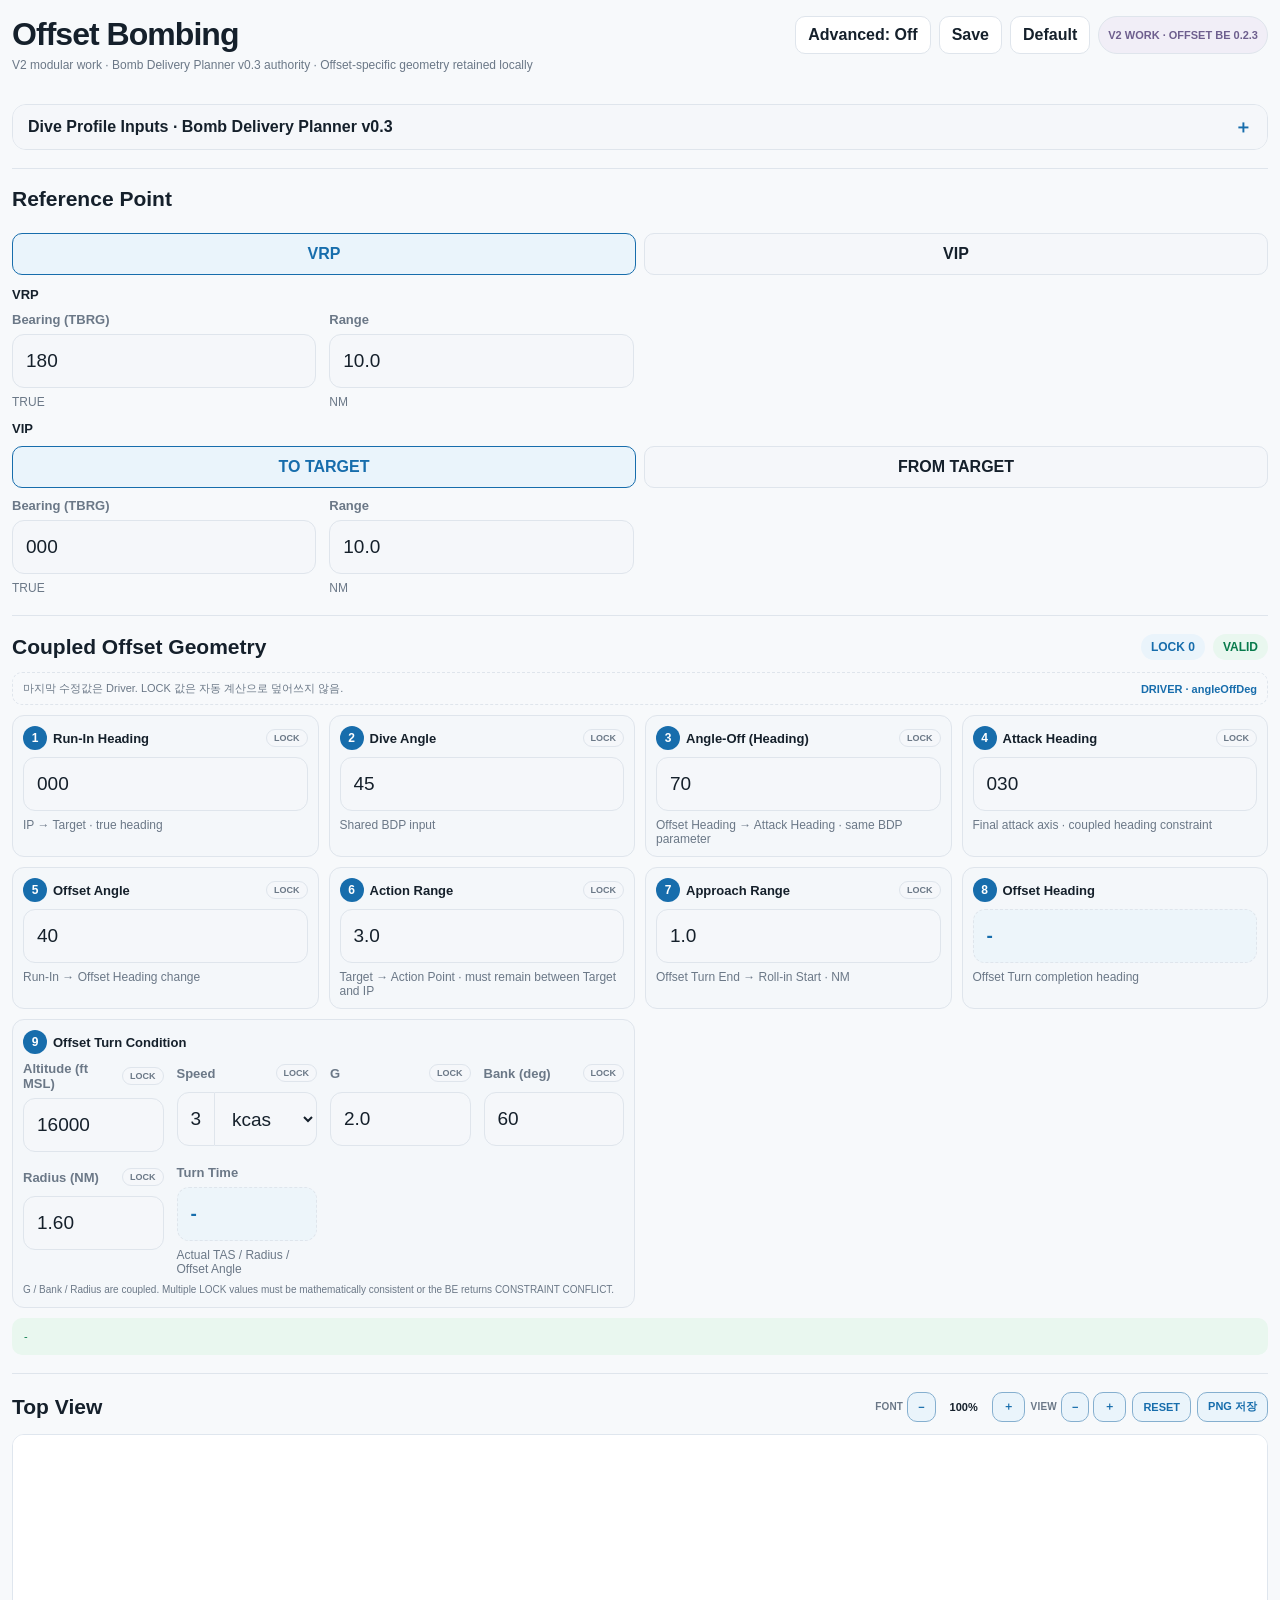
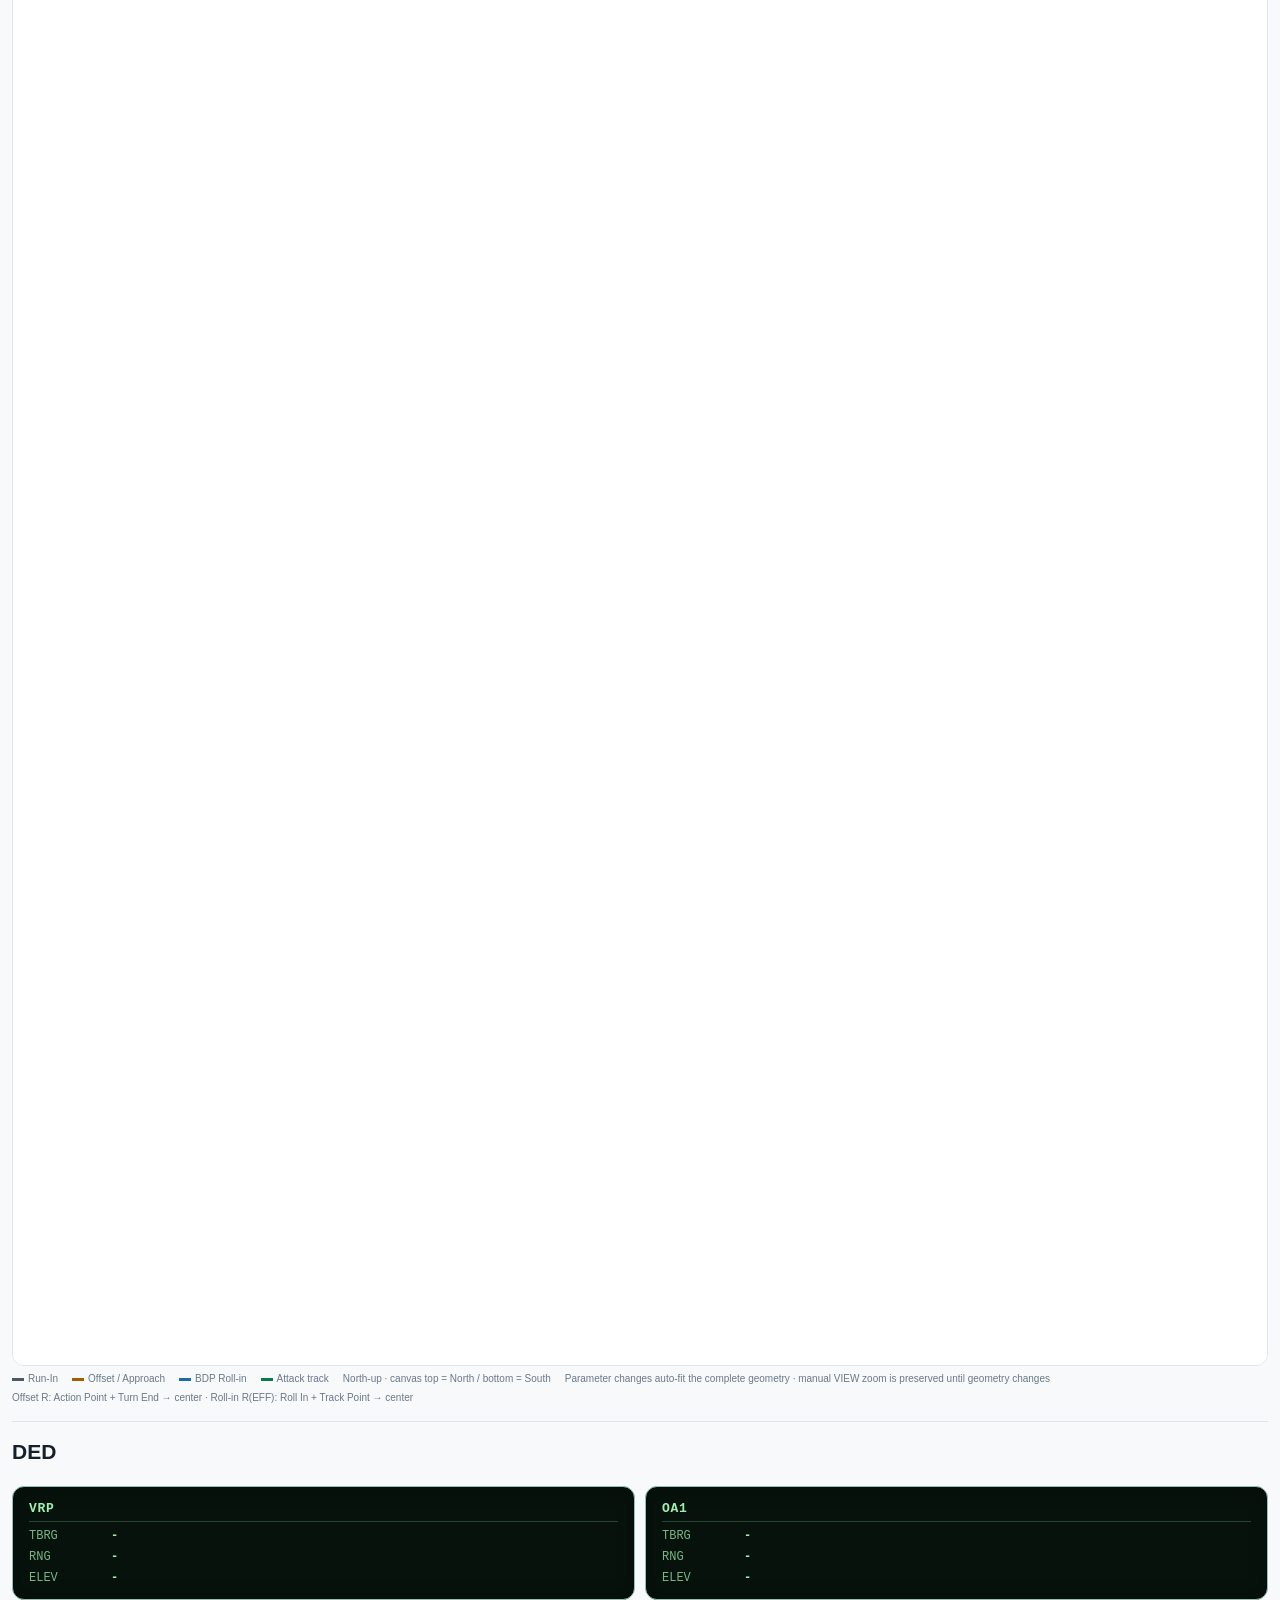
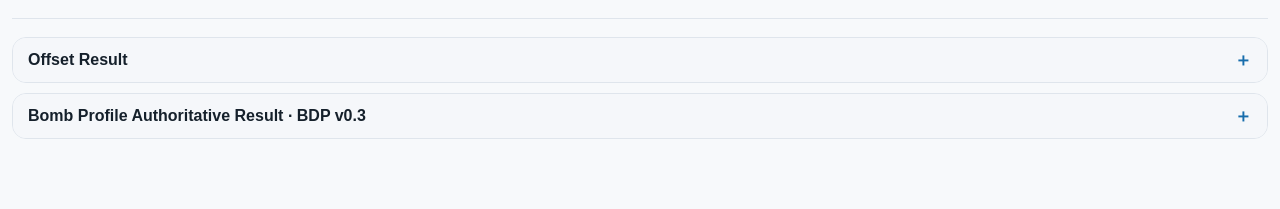
<file: offset-standalone.html>
<!doctype html>
<html lang="ko">
<head>
<meta charset="utf-8">
<meta name="viewport" content="width=device-width,initial-scale=1">
<title>Offset Bombing · V2 WORK</title>
<style>
/* common/ui/value-states-v0.1.css?v=812d95e91c45 */
.value-result {
  color: var(--value-result);
  background-color: var(--value-result-bg, transparent);
}
.value-dependent-input {
  color: var(--value-dependent-input) !important;
  background-color: var(--value-dependent-input-bg, transparent) !important;
}
.value-dependent-change {
  color: var(--value-dependent-change) !important;
  background-color: var(--value-dependent-change-bg, transparent) !important;
  transition: color 1.2s ease, background-color 1.2s ease;
}
svg .value-result {
  fill: var(--value-result);
  background-color: transparent;
}
svg .value-dependent-change {
  fill: var(--value-dependent-change) !important;
  background-color: transparent !important;
  transition: fill 1.2s ease;
}
@media (prefers-reduced-motion: reduce) {
  .value-dependent-input,
  .value-dependent-change,
  svg .value-dependent-change {
    transition: none;
  }
}

/* common-ui-v0.2.css?v=812d95e91c45 */
:root {
  color-scheme: light dark;
  --bg:light-dark(#f7f9fb,#0f141b);
  --panel:light-dark(#ffffff,#18212b);
  --field:light-dark(#f5f7fa,#202b37);
  --text:light-dark(#15202b,#edf3f8);
  --muted:light-dark(#6b7887,#9aa8b6);
  --line:light-dark(#dfe5ec,#314151);
  --blue:light-dark(#176dac,#79bdf0);
  --blue-soft:light-dark(#eaf4fb,#15354e);
  --violet:light-dark(#6e5f8e,#b9a6df);
  --violet-soft:light-dark(#f1eef7,#2b2637);
  --green:light-dark(#087b4c,#65d49d);
  --green-soft:light-dark(#e9f7ef,#12392a);
  --amber:light-dark(#a35d00,#ffbd62);
  --amber-soft:light-dark(#fff4df,#3b2a14);
  --red:light-dark(#aa2e2e,#ff8c8c);
  --red-soft:light-dark(#fdecec,#3e2225);
  --radius:14px;
  --ui-font-page-title-min:22px;
  --ui-font-page-title-max:32px;
  --ui-font-section-title:21px;
  --ui-font-value:19px;
  --ui-font-label:13px;
  --ui-font-helper:12px;
  --ui-font-meta:11px;
  --ui-font-compact:10px;
  --ui-font-symbol:18px;
  --ui-font-mobile-value:16px;
  --ui-font-mobile-select:14px;
  --ui-font-mobile-label:11px;
  --ui-font-mobile-helper:10px;
  --value-input:var(--text);
  --value-result:var(--blue);
  --value-result-bg:color-mix(in srgb,var(--blue-soft) 64%,transparent);
  --value-dependent-input:var(--amber);
  --value-dependent-input-bg:color-mix(in srgb,var(--amber) 12%,var(--field));
  --value-dependent-change:var(--violet);
  --value-dependent-change-bg:var(--violet-soft);
  font-family:
    -apple-system,
    BlinkMacSystemFont,
    "Segoe UI",
    "Noto Sans KR",
    sans-serif;
}
* {
  box-sizing: border-box;
}
body {
  margin: 0;
  background: var(--bg);
  color: var(--text);
}
button,
input,
select {
  font: inherit;
}
.app {
  width: min(1680px, calc(100% - 24px));
  margin: 0 auto;
  padding: 16px 0 52px;
  display: flex;
  flex-direction: column;
}
.topbar {
  display: flex;
  align-items: flex-start;
  justify-content: space-between;
  gap: 16px;
  margin-bottom: 14px;
}
.title-wrap h1,
.topbar h1 {
  margin: 0;
  font-size: clamp(var(--ui-font-page-title-min), 2.7vw, var(--ui-font-page-title-max));
  letter-spacing: -.03em;
}
.subtitle,
.subline {
  margin-top: 5px;
  color: var(--muted);
  font-size: var(--ui-font-helper);
}
.toolbar {
  display: flex;
  gap: 8px;
  flex-wrap: wrap;
  justify-content: flex-end;
}
.btn,
.toggle,
.capture-button {
  min-height: 38px;
  border: 1px solid var(--line);
  border-radius: 10px;
  padding: 8px 12px;
  background: var(--panel);
  color: var(--text);
  font-weight: 800;
  cursor: pointer;
}
.btn:disabled,
.capture-button:disabled {
  opacity: .45;
  cursor: not-allowed;
}
.toggle.active {
  color: var(--blue);
  background: var(--blue-soft);
  border-color: color-mix(in srgb, var(--blue) 45%, var(--line));
}
.capture-button {
  min-height: 30px;
  padding: 5px 10px;
  color: var(--blue);
  background: var(--blue-soft);
  border-color: color-mix(in srgb, var(--blue) 45%, var(--line));
  font-size: var(--ui-font-meta);
  font-weight: 850;
}
.work-badge,
.rev {
  display: inline-flex;
  align-items: center;
  padding: 5px 9px;
  border: 1px solid var(--line);
  border-radius: 999px;
  background: var(--violet-soft);
  color: var(--violet);
  font-size: var(--ui-font-meta);
  font-weight: 900;
  white-space: nowrap;
}
.section {
  padding: 18px 0;
  border-top: 1px solid var(--line);
}
.section:first-of-type {
  border-top: 0;
}
.section-head {
  display: flex;
  align-items: center;
  justify-content: space-between;
  gap: 12px;
  margin-bottom: 12px;
}
.section-head h2 {
  margin: 0;
  font-size: var(--ui-font-section-title);
}
.mode,
.status {
  display: inline-flex;
  align-items: center;
  border-radius: 999px;
  padding: 6px 10px;
  font-size: var(--ui-font-helper);
  font-weight: 850;
  color: var(--blue);
  background: var(--blue-soft);
  white-space: nowrap;
}
.status.safe,
.status.ok {
  color: var(--green);
  background: var(--green-soft);
}
.status.caution,
.status.warn {
  color: var(--amber);
  background: var(--amber-soft);
}
.status.invalid,
.status.bad {
  color: var(--red);
  background: var(--red-soft);
}
.input-groups {
  display: grid;
  gap: 12px;
}
.panel,
.input-panel {
  border: 1px solid var(--line);
  border-radius: var(--radius);
  background: var(--panel);
  overflow: hidden;
}
.panel summary,
.input-panel summary {
  list-style: none;
  cursor: pointer;
  padding: 13px 15px;
  background: var(--field);
  font-weight: 850;
  display: flex;
  align-items: center;
  justify-content: space-between;
  gap: 12px;
}
.panel summary::-webkit-details-marker,
.input-panel summary::-webkit-details-marker {
  display: none;
}
.panel summary::after,
.input-panel summary::after {
  content: "\ff0b";
  color: var(--blue);
  font-size: var(--ui-font-symbol);
  line-height: 1;
}
.panel[open] summary::after,
.input-panel[open] summary::after {
  content: "\2212";
}
.panel[open] summary,
.input-panel[open] summary {
  border-bottom: 1px solid var(--line);
}
.panel-body,
.input-panel-body {
  padding: 14px;
}
.grid,
.input-grid {
  display: grid;
  grid-template-columns: repeat(4, minmax(130px, 1fr));
  gap: 13px;
}
.grid.profile,
.input-grid.profile {
  grid-template-columns: repeat(6, minmax(120px, 1fr));
}
.field {
  display: grid;
  gap: 7px;
  align-content: start;
  min-width: 0;
}
.field-label,
.field > span:first-child {
  font-size: var(--ui-font-label);
  font-weight: 800;
  color: var(--muted);
}
input,
select,
.readout {
  width: 100%;
  min-height: 54px;
  padding: 11px 13px;
  border: 1px solid var(--line);
  border-radius: 12px;
  color: var(--value-input);
  background: var(--field);
  font-size: var(--ui-font-value);
  font-variant-numeric: tabular-nums;
  outline: none;
}
input:focus,
select:focus {
  border-color: var(--blue);
  box-shadow: 0 0 0 3px color-mix(in srgb, var(--blue) 14%, transparent);
}
.readout {
  display: flex;
  align-items: center;
  border-style: dashed;
  color: var(--value-result);
  background: var(--value-result-bg);
  font-weight: 850;
}
.unit {
  font-size: var(--ui-font-helper);
  color: var(--muted);
  min-height: 16px;
}
.compound {
  display: grid;
  grid-template-columns: minmax(0, 1fr) 102px;
}
.compound input {
  border-radius: 12px 0 0 12px;
}
.compound select {
  border-left: 0;
  border-radius: 0 12px 12px 0;
}
.advanced-only {
  display: none;
}
body.show-advanced .advanced-only {
  display: grid;
}
section.advanced-only,
details.advanced-only {
  display: none;
}
body.show-advanced section.advanced-only,
body.show-advanced details.advanced-only {
  display: block;
}
.adv-tag {
  font-size: var(--ui-font-compact);
  font-weight: 900;
  color: var(--violet);
  margin-left: 5px;
}
.card {
  border: 1px solid var(--line);
  border-radius: var(--radius);
  background: var(--panel);
  padding: 14px;
}
.canvas {
  overflow-x: auto;
  border: 1px solid var(--line);
  border-radius: 12px;
  background: #fff;
}
svg {
  display: block;
  width: 100%;
  background: #fff;
}
svg text {
  font-family: inherit;
}
.remark {
  display: grid;
  grid-template-columns: repeat(3, minmax(0, 1fr));
  gap: 10px;
}
.remark-item {
  border: 1px solid var(--line);
  border-radius: 11px;
  padding: 12px;
  background: var(--panel);
}
.remark-item b {
  display: block;
  margin-bottom: 5px;
}
.remark-item span {
  color: var(--muted);
  font-size: var(--ui-font-helper);
}
.table-wrap {
  overflow-x: auto;
}
.result-table {
  width: 100%;
  border-collapse: collapse;
}
.result-table td {
  padding: 11px 10px;
  border-bottom: 1px solid var(--line);
}
.result-table td:first-child {
  width: 38%;
  color: var(--muted);
}
.result-table td:last-child,
.result-value {
  color: var(--value-result);
  font-weight: 850;
  background: var(--value-result-bg);
  font-variant-numeric: tabular-nums;
}
.error {
  display: none;
  margin-top: 14px;
  padding: 12px 14px;
  border: 1px solid color-mix(in srgb, var(--red) 45%, var(--line));
  border-radius: 11px;
  background: color-mix(in srgb, var(--red) 10%, var(--panel));
  color: var(--red);
  font-weight: 800;
}
.error.show {
  display: block;
}
.zoom-control {
  min-width: 46px;
}
@media (max-width:1040px) {
  .grid,
  .grid.profile,
  .input-grid,
  .input-grid.profile {
    grid-template-columns: repeat(3, minmax(0, 1fr));
  }
  .remark {
    grid-template-columns: 1fr 1fr;
  }
}
@media (max-width:760px) {
  .canvas svg {
    width: 760px;
    min-width: 760px;
  }
}
@media (max-width:620px) {
  .app {
    width: min(100% - 16px, 1680px);
  }
  .topbar {
    flex-direction: column;
  }
  .toolbar {
    justify-content: flex-start;
  }
  .grid,
  .grid.profile,
  .input-grid,
  .input-grid.profile {
    grid-template-columns: repeat(2, minmax(0, 1fr));
    gap: 9px;
  }
  .compound {
    grid-template-columns: minmax(0, 1fr) 68px;
  }
  input,
  select,
  .readout {
    min-height: 46px;
    padding: 8px 9px;
    border-radius: 9px;
    font-size: var(--ui-font-mobile-value);
  }
  .compound input {
    border-radius: 9px 0 0 9px;
  }
  .compound select {
    border-radius: 0 9px 9px 0;
    padding-inline: 5px;
    font-size: var(--ui-font-mobile-select);
  }
  .remark {
    grid-template-columns: 1fr;
  }
  .panel-body,
  .input-panel-body {
    padding: 10px;
  }
  .panel summary,
  .input-panel summary {
    padding: 11px 12px;
    font-size: var(--ui-font-label);
  }
  .field {
    gap: 4px;
  }
  .field-label,
  .field > span:first-child {
    font-size: var(--ui-font-mobile-label);
  }
  .unit {
    font-size: var(--ui-font-mobile-helper);
    min-height: 16px;
  }
}

/* offset.css */
:root {
  --offset:light-dark(#a35d00,#ffbd62);
  --offset-soft:light-dark(#fff4df,#3b2a14);
  --lock:light-dark(#5c2d91,#c9a9ee);
  --lock-soft:light-dark(#f3ebfb,#30233d);
}
.driver {
  display: flex;
  align-items: center;
  justify-content: space-between;
  gap: 10px;
  margin-bottom: 10px;
  padding: 8px 10px;
  border: 1px dashed var(--line);
  border-radius: 10px;
  color: var(--muted);
  font-size: 11px;
}
.driver output {
  color: var(--value-result);
  font-weight: 850;
}
.lock-title {
  display: flex;
  align-items: center;
  justify-content: space-between;
  gap: 8px;
  min-height: 24px;
}
.lock-button {
  border: 1px solid var(--line);
  border-radius: 999px;
  background: var(--field);
  color: var(--muted);
  font-size: 9px;
  font-weight: 900;
  padding: 3px 7px;
  cursor: pointer;
}
.lock-button[aria-pressed=true] {
  border-color: var(--lock);
  background: var(--lock-soft);
  color: var(--lock);
}
.offset-grid {
  display: grid;
  grid-template-columns: repeat(4, minmax(0, 1fr));
  gap: 10px;
}
.offset-card {
  display: grid;
  align-content: start;
  gap: 7px;
  padding: 10px;
  border: 1px solid var(--line);
  border-radius: 12px;
  background: color-mix(in srgb, var(--field) 82%, transparent);
  min-width: 0;
}
.offset-card.span2 {
  grid-column: span 2;
}
.step {
  display: inline-flex;
  width: 24px;
  height: 24px;
  align-items: center;
  justify-content: center;
  border-radius: 999px;
  background: var(--blue);
  color: #fff;
  font-size: 12px;
  margin-right: 6px;
}
.offset-title {
  display: flex;
  align-items: center;
  font-size: 13px;
  font-weight: 900;
}
.mode-switch {
  display: grid;
  grid-template-columns: 1fr 1fr;
  gap: 8px;
}
.mode-button {
  min-height: 42px;
  border: 1px solid var(--line);
  border-radius: 10px;
  background: var(--field);
  font-weight: 900;
  color: var(--text);
  cursor: pointer;
}
.mode-button.active {
  border-color: var(--blue);
  background: var(--blue-soft);
  color: var(--blue);
}
.mode-pane.hidden {
  display: none;
}
.reference-point-section {
  display: grid;
  gap: 10px;
}
.reference-mode-switch {
  margin-bottom: 2px;
}
.reference-input-pane {
  display: grid;
  gap: 10px;
}
.reference-advanced {
  grid-column: 1/-1;
}
.reference-advanced-body {
  display: grid;
  gap: 10px;
}
.reference-advanced .mode-pane {
  max-width: 760px;
}
.vip-input-card {
  border-color: color-mix(in srgb, var(--blue) 45%, var(--line));
}
.vip-to-target-grid {
  grid-template-columns: repeat(2, minmax(0, 1fr));
}
.to-target-chip {
  display: inline-flex;
  align-items: center;
  margin-left: 8px;
  padding: 3px 8px;
  border: 1px solid var(--line);
  border-radius: 999px;
  font-size: 9px;
  font-weight: 950;
  letter-spacing: .03em;
  color: var(--muted);
  background: var(--field);
}
.to-target-chip.active {
  border-color: var(--blue);
  background: var(--blue-soft);
  color: var(--blue);
  box-shadow: 0 0 0 1px color-mix(in srgb, var(--blue) 15%, transparent) inset;
}
.readout.offset-heading {
  font-size: 19px;
  font-weight: 900;
  color: var(--value-result);
}
.status-message {
  margin-top: 10px;
  border-radius: 10px;
  padding: 10px 12px;
  font-size: 11px;
  line-height: 1.5;
}
.status-message.valid {
  background: var(--green-soft);
  color: var(--green);
}
.status-message.warning {
  background: var(--amber-soft);
  color: var(--amber);
}
.status-message.invalid {
  background: var(--red-soft);
  color: var(--red);
}
.diagram-actions {
  display: flex;
  align-items: center;
  justify-content: flex-end;
  gap: 6px;
  flex-wrap: wrap;
}
.diagram-action-row {
  display: flex;
  align-items: center;
  justify-content: flex-end;
  gap: 6px;
  flex-wrap: wrap;
}
.font-scale-control,
.view-scale-control {
  display: inline-flex;
  align-items: center;
  gap: 4px;
}
.diagram-control-label {
  font-size: 10px;
  font-weight: 900;
  color: var(--muted);
  letter-spacing: .02em;
}
.diagram-scale-output {
  display: inline-flex;
  min-width: 48px;
  align-items: center;
  justify-content: center;
  font-size: 11px;
  font-weight: 900;
  color: var(--text);
  font-variant-numeric: tabular-nums;
}
.capture-button:disabled {
  opacity: .42;
  cursor: default;
}
.top-view-shell {
  border: 1px solid #dfe6ee;
  border-radius: 12px;
  background: #fff;
  overflow: hidden;
}
#offset-top-view {
  display: block;
  width: 100%;
  height: auto;
  aspect-ratio: 1180/1440;
  background: #fff;
}
#offset-top-view [data-movable-label=true] {
  cursor: grab;
}
#offset-top-view .label-drag-active {
  cursor: grabbing;
}
.diagram-legend {
  display: flex;
  flex-wrap: wrap;
  gap: 8px 14px;
  color: var(--muted);
  font-size: 10px;
  margin-top: 7px;
}
.legend-dot {
  display: inline-block;
  width: 12px;
  height: 3px;
  vertical-align: middle;
  margin-right: 4px;
}
.ded-section {
  display: grid;
  gap: 10px;
}
.ded-boxes {
  display: grid;
  grid-template-columns: repeat(2, minmax(0, 1fr));
  gap: 10px;
}
.ded-tabs {
  display: flex;
  gap: 7px;
  flex-wrap: wrap;
}
.ded-tab {
  min-width: 72px;
  border: 1px solid var(--line);
  border-radius: 9px;
  background: var(--field);
  color: var(--muted);
  padding: 8px 12px;
  font-size: 11px;
  font-weight: 950;
  cursor: pointer;
}
.ded-tab.active {
  border-color: var(--blue);
  background: var(--blue-soft);
  color: var(--blue);
}
.ded-tab[hidden] {
  display: none;
}
.ded-screen {
  display: grid;
  gap: 7px;
  padding: 14px 16px;
  border: 1px solid color-mix(in srgb, var(--green) 35%, var(--line));
  border-radius: 12px;
  background: light-dark(#07120c, #050a07);
  color: #9ef0af;
  font-family:
    ui-monospace,
    SFMono-Regular,
    Menlo,
    Consolas,
    monospace;
  box-shadow: inset 0 0 18px rgba(0, 0, 0, .32);
  min-width: 0;
}
.ded-page-title {
  font-size: 13px;
  font-weight: 900;
  letter-spacing: .05em;
  padding-bottom: 5px;
  border-bottom: 1px solid rgba(158, 240, 175, .22);
}
.ded-row {
  display: grid;
  grid-template-columns: 72px 1fr;
  gap: 10px;
  align-items: baseline;
  font-size: 12px;
}
.ded-row span {
  opacity: .74;
}
.ded-row output {
  font-weight: 850;
  font-variant-numeric: tabular-nums;
  min-width: 0;
  overflow-wrap: anywhere;
}
.ded-foot {
  margin-top: 3px;
  padding-top: 7px;
  border-top: 1px solid rgba(158, 240, 175, .18);
  font-size: 10px;
  opacity: .72;
  letter-spacing: .04em;
}
.result-stack {
  display: grid;
  gap: 10px;
}
.result-table td:first-child {
  width: 42%;
}
.constraint-note {
  font-size: 10px;
  color: var(--muted);
  line-height: 1.4;
}
.alias-note {
  font-size: 10px;
  color: var(--amber);
  margin-top: 6px;
}
@media (max-width:980px) {
  .offset-grid {
    grid-template-columns: repeat(2, minmax(0, 1fr));
  }
}
@media (max-width:620px) {
  .driver {
    align-items: flex-start;
    flex-direction: column;
  }
  .offset-grid {
    grid-template-columns: 1fr 1fr;
    gap: 7px;
  }
  .offset-card {
    padding: 8px;
  }
  .offset-card.span2 {
    grid-column: span 2;
  }
  .reference-advanced {
    grid-column: 1/-1;
  }
  .vip-to-target-grid {
    grid-template-columns: 1fr 1fr;
  }
  .diagram-actions {
    gap: 4px;
  }
  .diagram-action-row {
    display: grid;
    grid-template-columns: max-content max-content;
    justify-content: end;
    align-items: center;
    gap: 4px 6px;
  }
  .diagram-scale-output {
    min-width: 44px;
  }
  #zoom-reset {
    grid-column: 1;
    grid-row: 1;
  }
  #capture-top-view {
    grid-column: 2;
    grid-row: 1;
  }
  .font-scale-control {
    grid-column: 1;
    grid-row: 2;
  }
  .view-scale-control {
    grid-column: 2;
    grid-row: 2;
  }
  .ded-boxes {
    grid-template-columns: 1fr;
  }
  .ded-tab {
    min-width: 60px;
    padding: 7px 9px;
  }
  .ded-row {
    grid-template-columns: 58px 1fr;
  }
}

</style>
</head>
<body>
<main class="app" id="offset-calculator">
  <header class="topbar">
    <div>
      <h1>Offset Bombing</h1>
      <div class="subline">V2 modular work · Bomb Delivery Planner v0.3 authority · Offset-specific geometry retained locally</div>
    </div>
    <div class="toolbar">
      <button id="advanced-toggle" class="toggle" type="button">Advanced: Off</button>
      <button id="save-button" class="btn" type="button">Save</button>
      <button id="default-button" class="btn" type="button">Default</button>
      <span class="rev">V2 WORK · OFFSET BE 0.2.3</span>
    </div>
  </header>

  <section class="section" aria-labelledby="dive-profile-title">
    <details class="input-panel">
      <summary id="dive-profile-title">Dive Profile Inputs · Bomb Delivery Planner v0.3</summary>
      <div class="input-panel-body"><div class="input-grid">
        <label class="field"><span>Bomb</span><select data-key="weaponId"></select><span class="unit">BDP weapon database</span></label>
        <label class="field"><span>Target Elevation (ft MSL)</span><input data-key="targetElevationMslFt" type="text" inputmode="decimal" value="31"><span class="unit">Target MSL</span></label>
        <label class="field"><span>Initial Speed</span><span class="compound"><input data-key="initialSpeedValue" type="text" inputmode="decimal" value="350"><select data-key="initialSpeedMode"><option value="CAS" selected>kcas</option><option value="MACH">Mach</option></select></span><span class="unit">Roll-in start speed input</span></label>
        <label class="field"><span>Initial Altitude (ft MSL)</span><input data-key="initialAltitudeMslFt" type="text" inputmode="decimal" value="16000"><span class="unit">BDP solve input</span></label>
        <label class="field advanced-only"><span>Roll-In Altitude (ft MSL) <span class="adv-tag">ADV</span></span><input data-key="rollInAltitudeMslFt" type="text" inputmode="decimal" value="16000"><span class="unit">Default = Initial Altitude · OA1 / BDP entry altitude</span></label>
        <label class="field"><span>Dive Angle (deg)</span><input data-key="diveAngleDeg" type="text" inputmode="decimal" value="45"><span class="unit">Shared with Offset item 2</span></label>
        <label class="field"><span>Angle-Off (Heading) (deg)</span><input data-key="angleOffDeg" type="text" inputmode="decimal" value="70"><span class="unit">Same BDP / Offset parameter</span></label>
        <label class="field"><span>Tracking Time (sec)</span><input data-key="trackingTimeSec" type="text" inputmode="decimal" value="18.25"><span class="unit">Track Point → Release</span></label>
        <label class="field"><span>Release Altitude (ft MSL)</span><input data-key="releaseAltitudeMslFt" type="text" inputmode="decimal" value="6800"><span class="unit">NLT clamp is BDP-owned</span></label>
        <label class="field"><span>Release Speed (kcas)</span><input data-key="releaseSpeedKcas" type="text" inputmode="decimal" value="450"><span class="unit">Release speed</span></label>
        <label class="field"><span>Fragment Height Margin (%)</span><input data-key="fragmentHeightMarginPercent" type="text" inputmode="decimal" value="20"></label>
        <label class="field"><span>Recovery G (G)</span><input data-key="recoveryG" type="text" inputmode="decimal" value="5"><span class="unit">V2 canonical safety input</span></label>
        <label class="field"><span>Speed Overshoot (kcas)</span><input data-key="speedOvershootKcas" type="text" inputmode="decimal" value="50"><span class="unit">BDP safety input</span></label>
        <label class="field"><span>G Onset Time (sec)</span><input data-key="gOnsetTimeSec" type="text" inputmode="decimal" value="2"><span class="unit">V2 SEM/NLT input · onset starts at Release</span></label>
        <label class="field"><span>Wind Direction FROM (deg)</span><input data-key="windDirectionDeg" type="text" inputmode="decimal" value="0"><span class="unit">Attack-axis reference</span></label>
        <label class="field"><span>Wind Speed (kt)</span><input data-key="windSpeedKt" type="text" inputmode="decimal" value="0"><span class="unit">V2 canonical unit</span></label>
        <label class="field"><span>Solve Mode</span><select data-key="solveMode"><option value="height" selected>Initial Altitude</option><option value="time">Tracking Time</option></select><span class="unit">BDP solve mode</span></label>
        <label class="field"><span>Roll-in Bank Angle (deg)</span><input data-key="rollInBankAngleDeg" type="text" inputmode="decimal" value="113"><span class="unit">AUTO: &lt;10° level turn · ≥10° round(90 + Dive/2) · manual edit allowed</span></label>
        <label class="field"><span>Roll-in G (G)</span><input data-key="rollInG" type="text" inputmode="decimal" value="4"><span class="unit">BDP roll-in input</span></label>
      </div></div>
    </details>
  </section>

  <section class="section reference-point-section" aria-labelledby="reference-point-title">
    <div class="section-head"><h2 id="reference-point-title">Reference Point</h2></div>
    <div class="mode-switch reference-mode-switch" role="group" aria-label="Reference Point mode">
      <button id="vrp-btn" class="mode-button active" type="button">VRP</button>
      <button id="vip-btn" class="mode-button" type="button">VIP</button>
    </div>

    <div id="vrp-pane" class="mode-pane reference-input-pane">
      <div class="offset-title">VRP</div>
      <div class="input-grid">
        <label class="field"><span>Bearing (TBRG)</span><input id="vrp-bearing-input" type="text" inputmode="decimal" value="180"><span class="unit">TRUE</span></label>
        <label class="field"><span>Range</span><input data-key="vrpRangeNm" type="text" inputmode="decimal" value="10.0"><span class="unit">NM</span></label>
      </div>
    </div>

    <div id="vip-pane" class="mode-pane reference-input-pane" hidden>
      <div class="offset-title">VIP</div>
      <div class="mode-switch" role="group" aria-label="VIP bearing direction">
        <button id="vip-to-target-btn" class="mode-button active" type="button" aria-pressed="true">TO TARGET</button>
        <button id="vip-from-target-btn" class="mode-button" type="button" aria-pressed="false">FROM TARGET</button>
      </div>
      <div class="input-grid">
        <label class="field"><span>Bearing (TBRG)</span><input id="vip-bearing-input" type="text" inputmode="decimal" value="000"><span class="unit">TRUE</span></label>
        <label class="field"><span>Range</span><input id="vip-range-input" type="text" inputmode="decimal" value="10.0"><span class="unit">NM</span></label>
      </div>
    </div>

    <details class="input-panel reference-advanced advanced-only">
      <summary id="reference-advanced-title">IP · Advanced</summary>
      <div class="input-panel-body reference-advanced-body">
        <div id="ip-pane" class="mode-pane">
          <div class="offset-title">IP</div>
          <div class="mode-switch" role="group" aria-label="IP bearing direction">
            <button id="ip-to-target-btn" class="mode-button active" type="button" aria-pressed="true">TO TARGET</button>
            <button id="ip-from-target-btn" class="mode-button" type="button" aria-pressed="false">FROM TARGET</button>
          </div>
          <div class="input-grid">
            <label class="field"><span>Bearing (TBRG)</span><input id="ip-bearing-input" data-key="runInHeadingDeg" type="text" inputmode="decimal" value="000"><span class="unit">TRUE</span></label>
            <label class="field"><span>Range</span><input data-key="ipRangeNm" type="text" inputmode="decimal" value="10.0"><span class="unit">NM</span></label>
          </div>
        </div>
      </div>
    </details>
  </section>

  <section class="section" aria-labelledby="offset-input-title">
    <div class="section-head"><h2 id="offset-input-title">Coupled Offset Geometry</h2><div style="display:flex;gap:8px;align-items:center"><span id="lock-count" class="mode">LOCK 0</span><span id="state-pill" class="status ok">VALID</span></div></div>
    <div class="driver"><span>마지막 수정값은 Driver. LOCK 값은 자동 계산으로 덮어쓰지 않음.</span><output id="driver-out">DRIVER · angleOffDeg</output></div>

    <div class="offset-grid">
      <label class="offset-card"><span class="lock-title"><span class="offset-title"><b class="step">1</b>Run-In Heading</span><button class="lock-button" type="button" data-lock-key="runInHeadingDeg" aria-pressed="false">LOCK</button></span><input data-key="runInHeadingDeg" type="text" inputmode="decimal" value="000"><span class="unit">IP → Target · true heading</span></label>
      <label class="offset-card"><span class="lock-title"><span class="offset-title"><b class="step">2</b>Dive Angle</span><button class="lock-button" type="button" data-lock-key="diveAngleDeg" aria-pressed="false">LOCK</button></span><input data-key="diveAngleDeg" type="text" inputmode="decimal" value="45"><span class="unit">Shared BDP input</span></label>
      <label class="offset-card"><span class="lock-title"><span class="offset-title"><b class="step">3</b>Angle-Off (Heading)</span><button class="lock-button" type="button" data-lock-key="angleOffDeg" aria-pressed="false">LOCK</button></span><input data-key="angleOffDeg" type="text" inputmode="decimal" value="70"><span class="unit">Offset Heading → Attack Heading · same BDP parameter</span></label>
      <label class="offset-card"><span class="lock-title"><span class="offset-title"><b class="step">4</b>Attack Heading</span><button class="lock-button" type="button" data-lock-key="attackHeadingDeg" aria-pressed="false">LOCK</button></span><input data-key="attackHeadingDeg" type="text" inputmode="decimal" value="030"><span class="unit">Final attack axis · coupled heading constraint</span></label>
      <label class="offset-card"><span class="lock-title"><span class="offset-title"><b class="step">5</b>Offset Angle</span><button class="lock-button" type="button" data-lock-key="offsetAngleDeg" aria-pressed="false">LOCK</button></span><input data-key="offsetAngleDeg" type="text" inputmode="decimal" value="40"><span class="unit">Run-In → Offset Heading change</span></label>
      <label class="offset-card"><span class="lock-title"><span class="offset-title"><b class="step">6</b>Action Range</span><button class="lock-button" type="button" data-lock-key="actionRangeNm" aria-pressed="false">LOCK</button></span><input data-key="actionRangeNm" type="text" inputmode="decimal" value="3.0"><span class="unit">Target → Action Point · must remain between Target and IP</span></label>
      <label class="offset-card"><span class="lock-title"><span class="offset-title"><b class="step">7</b>Approach Range</span><button class="lock-button" type="button" data-lock-key="approachRangeNm" aria-pressed="false">LOCK</button></span><input data-key="approachRangeNm" type="text" inputmode="decimal" value="1.0"><span class="unit">Offset Turn End → Roll-in Start · NM</span></label>
      <div class="offset-card"><span class="offset-title"><b class="step">8</b>Offset Heading</span><output id="offset-heading-out" class="readout offset-heading">-</output><span class="unit">Offset Turn completion heading</span></div>

      <div class="offset-card span2">
        <div class="offset-title"><b class="step">9</b>Offset Turn Condition</div>
        <div class="input-grid">
          <label class="field"><span class="lock-title"><span>Altitude (ft MSL)</span><button class="lock-button" type="button" data-lock-key="offsetAltitudeMslFt" aria-pressed="false">LOCK</button></span><input data-key="offsetAltitudeMslFt" type="text" inputmode="decimal" value="16000"></label>
          <label class="field"><span class="lock-title"><span>Speed</span><button class="lock-button" type="button" data-lock-key="offsetSpeedValue" aria-pressed="false">LOCK</button></span><span class="compound"><input data-key="offsetSpeedValue" type="text" inputmode="decimal" value="350"><select data-key="offsetSpeedMode"><option value="CAS" selected>kcas</option><option value="MACH">Mach</option></select></span></label>
          <label class="field"><span class="lock-title"><span>G</span><button class="lock-button" type="button" data-lock-key="offsetG" aria-pressed="false">LOCK</button></span><input data-key="offsetG" type="text" inputmode="decimal" value="2.0"></label>
          <label class="field"><span class="lock-title"><span>Bank (deg)</span><button class="lock-button" type="button" data-lock-key="offsetBankDeg" aria-pressed="false">LOCK</button></span><input data-key="offsetBankDeg" type="text" inputmode="decimal" value="60"></label>
          <label class="field"><span class="lock-title"><span>Radius (NM)</span><button class="lock-button" type="button" data-lock-key="offsetRadiusNm" aria-pressed="false">LOCK</button></span><input data-key="offsetRadiusNm" type="text" inputmode="decimal" value="1.60"></label>
          <div class="field"><span>Turn Time</span><output id="turn-time-out" class="readout">-</output><span class="unit">Actual TAS / Radius / Offset Angle</span></div>
        </div>
        <div class="constraint-note">G / Bank / Radius are coupled. Multiple LOCK values must be mathematically consistent or the BE returns CONSTRAINT CONFLICT.</div>
      </div>
    </div>
    <div id="constraint-message" class="status-message valid">-</div>
  </section>

  <section class="section" aria-labelledby="top-view-title">
    <div class="section-head">
      <h2 id="top-view-title">Top View</h2>
      <div class="diagram-actions">
        <div class="diagram-action-row">
          <div class="font-scale-control" role="group" aria-label="Top View font size">
            <span class="diagram-control-label">FONT</span>
            <button class="capture-button" id="top-view-font-down" type="button" aria-label="Top View font smaller">−</button>
            <output class="diagram-scale-output" id="top-view-font-scale-output" aria-live="polite">100%</output>
            <button class="capture-button" id="top-view-font-up" type="button" aria-label="Top View font larger">＋</button>
            <select id="top-view-font-scale" hidden aria-hidden="true" tabindex="-1"><option value="0.5">50%</option><option value="0.6">60%</option><option value="0.7">70%</option><option value="0.8">80%</option><option value="0.9">90%</option><option value="1.0" selected>100%</option><option value="1.1">110%</option><option value="1.2">120%</option><option value="1.3">130%</option><option value="1.4">140%</option><option value="1.5">150%</option><option value="1.6">160%</option><option value="1.7">170%</option><option value="1.8">180%</option><option value="1.9">190%</option><option value="2.0">200%</option></select>
          </div>
          <div class="view-scale-control" role="group" aria-label="Top View picture size">
            <span class="diagram-control-label">VIEW</span>
            <button class="capture-button" id="zoom-out" type="button" aria-label="Picture smaller">−</button>
            <button class="capture-button" id="zoom-in" type="button" aria-label="Picture larger">＋</button>
          </div>
          <button class="capture-button" id="zoom-reset" type="button">RESET</button>
          <button class="capture-button" id="capture-top-view" type="button">PNG 저장</button>
        </div>
      </div>
    </div>
    <div class="top-view-shell"><svg id="offset-top-view" viewBox="0 0 1180 1440" role="img" aria-label="Offset Bombing V2 north-up top view"><defs></defs><g id="offset-plot"></g></svg></div>
    <div class="diagram-legend"><span><i class="legend-dot" style="background:#4c5966"></i>Run-In</span><span><i class="legend-dot" style="background:#a35d00"></i>Offset / Approach</span><span><i class="legend-dot" style="background:#176dac"></i>BDP Roll-in</span><span><i class="legend-dot" style="background:#087b4c"></i>Attack track</span><span>North-up · canvas top = North / bottom = South</span><span>Parameter changes auto-fit the complete geometry · manual VIEW zoom is preserved until geometry changes</span><span>Offset R: Action Point + Turn End → center · Roll-in R(EFF): Roll In + Track Point → center</span></div>
  </section>

  <section class="section ded-section" aria-labelledby="ded-title">
    <div class="section-head"><h2 id="ded-title">DED</h2></div>
    <div hidden aria-hidden="true">
      <button id="ded-vrp-tab" class="ded-tab active" type="button" data-ded-page="VRP">VRP</button>
      <button id="ded-vip-tab" class="ded-tab" type="button" data-ded-page="VIP">VIP</button>
      <button id="ded-oa1-tab" class="ded-tab" type="button" data-ded-page="OA1">OA1</button>
      <button id="ded-oa2-tab" class="ded-tab" type="button" data-ded-page="OA2">OA2</button>
    </div>
    <div class="ded-boxes">
      <div class="ded-screen" id="ded-reference-screen" aria-live="polite">
        <div class="ded-page-title" id="ded-page-title">VRP</div>
        <div class="ded-row"><span>TBRG</span><output id="ded-bearing">-</output></div>
        <div class="ded-row"><span>RNG</span><output id="ded-range">-</output></div>
        <div class="ded-row"><span>ELEV</span><output id="ded-elevation">-</output></div>
      </div>
      <div class="ded-screen" id="ded-oa1-screen" aria-live="polite">
        <div class="ded-page-title">OA1</div>
        <div class="ded-row"><span>TBRG</span><output id="ded-oa1-bearing">-</output></div>
        <div class="ded-row"><span>RNG</span><output id="ded-oa1-range">-</output></div>
        <div class="ded-row"><span>ELEV</span><output id="ded-oa1-elevation">-</output></div>
      </div>
    </div>
  </section>

  <section class="section result-stack" aria-label="Results">
    <details class="input-panel"><summary>Offset Result</summary><div class="input-panel-body table-wrap"><table class="result-table"><tbody id="offset-result-body"></tbody></table></div></details>
    <details class="input-panel"><summary>Bomb Profile Authoritative Result · BDP v0.3</summary><div class="input-panel-body table-wrap"><table class="result-table"><tbody id="profile-result-body"></tbody></table></div></details>
  </section>
</main>
<script type="module">
// common/atmosphere/standard-atmosphere-v0.1.mjs
var STANDARD_ATMOSPHERE_MODEL = Object.freeze({
  id: "fst-standard-atmosphere-v0.1",
  version: "0.1.0"
});
var FT_TO_M = 0.3048;
var SEA_LEVEL_TEMPERATURE_K = 288.15;
var SEA_LEVEL_PRESSURE_PA = 101325;
var TROPOSPHERE_LAPSE_K_PER_M = 65e-4;
var TROPOSPHERE_PRESSURE_EXPONENT = 5.2558798127;
var TROPOPAUSE_M = 11e3;
var STRATOSPHERE_TEMPERATURE_K = 216.65;
var TROPOPAUSE_PRESSURE_PA = 22632.06;
var GRAVITY_MPS2 = 9.80665;
var AIR_GAS_CONSTANT = 287.05287;
var GAMMA = 1.4;
var MPS_TO_KT = 1.943844492;
function requireFinite(name, value2) {
  if (typeof value2 !== "number" || !Number.isFinite(value2)) {
    throw new TypeError(`${name} must be a finite number`);
  }
}
function standardAtmosphere(altitudeMslFt) {
  requireFinite("altitudeMslFt", altitudeMslFt);
  const altitudeM = Math.max(-1e3, altitudeMslFt) * FT_TO_M;
  let temperatureK;
  let pressurePa;
  if (altitudeM <= TROPOPAUSE_M) {
    temperatureK = SEA_LEVEL_TEMPERATURE_K - TROPOSPHERE_LAPSE_K_PER_M * altitudeM;
    pressurePa = SEA_LEVEL_PRESSURE_PA * Math.pow(temperatureK / SEA_LEVEL_TEMPERATURE_K, TROPOSPHERE_PRESSURE_EXPONENT);
  } else {
    temperatureK = STRATOSPHERE_TEMPERATURE_K;
    pressurePa = TROPOPAUSE_PRESSURE_PA * Math.exp(
      -GRAVITY_MPS2 * (altitudeM - TROPOPAUSE_M) / (AIR_GAS_CONSTANT * temperatureK)
    );
  }
  const soundSpeedKt = Math.sqrt(GAMMA * AIR_GAS_CONSTANT * temperatureK) * MPS_TO_KT;
  return {
    model: { ...STANDARD_ATMOSPHERE_MODEL },
    altitudeMslFt,
    temperatureK,
    pressurePa,
    soundSpeedKt
  };
}

// common/airspeed/airspeed-v0.1.mjs
var AIRSPEED_MODEL = Object.freeze({
  id: "fst-compressible-airspeed-v0.1",
  version: "0.1.0"
});
var SEA_LEVEL_PRESSURE_PA2 = 101325;
var SEA_LEVEL_SOUND_SPEED_KT = 661.4788;
function requireFinite2(name, value2) {
  if (typeof value2 !== "number" || !Number.isFinite(value2)) {
    throw new TypeError(`${name} must be a finite number`);
  }
}
function requireNonNegative(name, value2) {
  requireFinite2(name, value2);
  if (value2 < 0) throw new RangeError(`${name} must be >= 0`);
}
function casToTas(casKt, altitudeMslFt) {
  requireNonNegative("casKt", casKt);
  requireFinite2("altitudeMslFt", altitudeMslFt);
  const atmosphere = standardAtmosphere(altitudeMslFt);
  const seaLevelMach = casKt / SEA_LEVEL_SOUND_SPEED_KT;
  const impactPressure = SEA_LEVEL_PRESSURE_PA2 * (Math.pow(1 + 0.2 * seaLevelMach * seaLevelMach, 3.5) - 1);
  const mach = Math.sqrt(
    5 * (Math.pow(impactPressure / atmosphere.pressurePa + 1, 2 / 7) - 1)
  );
  return mach * atmosphere.soundSpeedKt;
}
function tasToCas(tasKt, altitudeMslFt) {
  requireNonNegative("tasKt", tasKt);
  requireFinite2("altitudeMslFt", altitudeMslFt);
  const atmosphere = standardAtmosphere(altitudeMslFt);
  const mach = tasKt / atmosphere.soundSpeedKt;
  const impactPressure = atmosphere.pressurePa * (Math.pow(1 + 0.2 * mach * mach, 3.5) - 1);
  const seaLevelMach = Math.sqrt(
    5 * (Math.pow(impactPressure / SEA_LEVEL_PRESSURE_PA2 + 1, 2 / 7) - 1)
  );
  return seaLevelMach * SEA_LEVEL_SOUND_SPEED_KT;
}
function machToTas(mach, altitudeMslFt) {
  requireNonNegative("mach", mach);
  requireFinite2("altitudeMslFt", altitudeMslFt);
  return mach * standardAtmosphere(altitudeMslFt).soundSpeedKt;
}

// AG/bombing/bomb-delivery-planner/ballistics-v0.1.mjs
var G_FTPS2 = 32.174;
var KT_TO_FPS = 1.687809857;
var ACTIVE_BALLISTIC_MODEL_ID = "bms-4.38-acmi-v1";
var FREEFALCON_LEGACY_V1_CONFIG = Object.freeze({
  modelId: "freefalcon-legacy-v1",
  modelVersion: "1.0.0",
  timeStep: 0.01,
  maxSteps: 18002,
  sampleInterval: 0.1,
  dragConstantFps2: 140,
  lowDragScale: 0.2,
  highDragEffective: 0.9,
  highDragGravityFactor: 1,
  separationTwoGSeconds: 0.25,
  dragDelaySeconds: 2
});
var BMS_438_ACMI_V1_CONFIG = Object.freeze({
  modelId: "bms-4.38-acmi-v1",
  modelVersion: "1.0.0",
  timeStep: 0.01,
  maxSteps: 18002,
  sampleInterval: 0.1,
  dragConstantFps2: 160,
  lowDragScale: 0.2,
  highDragEffective: 0.88,
  highDragGravityFactor: 0.65,
  separationTwoGSeconds: 0,
  dragDelaySeconds: 1
});
var BMS_438_ACMI_VALIDATION = Object.freeze({
  recorder: "Falcon BMS 4.38.1 / Tacview ACMI 2.1",
  releaseCount: 7,
  weapons: "Mk-82 \xD73 \xB7 Mk-82 AIR \xD72 \xB7 Mk-84 \xD72",
  medianRangeErrorFt: 4.58,
  medianTofErrorSeconds: 1e-3
});
function clamp(value2, low, high) {
  return Math.max(low, Math.min(high, value2));
}
function simulateFixedHorizontalDrag({ params, weapon, releaseTasKt, config }) {
  function effectiveDrag(raw) {
    return raw < 1 ? raw * config.lowDragScale : config.highDragEffective;
  }
  const angle = params.diveAngleDeg * Math.PI / 180;
  const speed = releaseTasKt * KT_TO_FPS;
  const drag = effectiveDrag(weapon.drag);
  const highDrag = weapon.drag >= 1;
  const windAngle = params.windDirectionDeg * Math.PI / 180;
  const windFps = params.windSpeedMps * 3.280839895;
  const windAlong = -windFps * Math.cos(windAngle);
  const windCross = -windFps * Math.sin(windAngle);
  let state = {
    t: 0,
    x: 0,
    down: 0,
    vx: speed * Math.cos(angle),
    vd: speed * Math.sin(angle)
  };
  const samples = [{ xFt: 0, altitudeAglFt: params.releaseAglFt }];
  let nextSample = config.sampleInterval;
  for (let i = 0; i < config.maxSteps; i += 1) {
    const old = { ...state };
    const nextTime = state.t + config.timeStep;
    let newVx = state.vx;
    let newVd = state.vd;
    if (config.separationTwoGSeconds > 0 && nextTime <= config.separationTwoGSeconds + 1e-12) {
      newVd += 2 * G_FTPS2 * config.timeStep;
    } else if (nextTime <= config.dragDelaySeconds + 1e-12) {
      newVd += G_FTPS2 * config.timeStep;
    } else {
      newVx = Math.max(0, state.vx - drag * config.dragConstantFps2 * config.timeStep);
      newVd += G_FTPS2 * (highDrag ? config.highDragGravityFactor : 1) * config.timeStep;
    }
    state = {
      t: nextTime,
      x: state.x + (state.vx + windAlong) * config.timeStep,
      down: state.down + state.vd * config.timeStep,
      vx: newVx,
      vd: newVd
    };
    if (state.down >= params.releaseAglFt) {
      const delta = state.down - old.down;
      let fraction = delta === 0 ? 1 : (params.releaseAglFt - old.down) / delta;
      fraction = clamp(fraction, 0, 1);
      const impactX = old.x + (state.x - old.x) * fraction;
      const impactT = old.t + (state.t - old.t) * fraction;
      samples.push({ xFt: impactX, altitudeAglFt: 0 });
      const levelDelivery = Math.abs(params.diveAngleDeg) < 1e-9;
      const losRangeFt = levelDelivery ? null : params.releaseAglFt / Math.tan(angle);
      return {
        modelId: config.modelId,
        modelVersion: config.modelVersion,
        bombRangeFt: impactX,
        bombTofSec: impactT,
        losRangeFt,
        aimOffDistanceFt: levelDelivery ? null : losRangeFt - impactX,
        windAlongFps: windAlong,
        windCrossFps: windCross,
        windDriftFt: windCross * impactT,
        samples
      };
    }
    if (state.t >= nextSample) {
      samples.push({ xFt: state.x, altitudeAglFt: Math.max(0, params.releaseAglFt - state.down) });
      nextSample += config.sampleInterval;
    }
  }
  throw new Error("Bomb impact was not reached within the configured integration limit");
}
function calculateBombTrajectory({ params, weapon, releaseTasKt, modelId = ACTIVE_BALLISTIC_MODEL_ID }) {
  const config = modelId === "freefalcon-legacy-v1" ? FREEFALCON_LEGACY_V1_CONFIG : BMS_438_ACMI_V1_CONFIG;
  if (config.modelId !== modelId) throw new RangeError(`Unsupported ballistic model: ${modelId}`);
  return simulateFixedHorizontalDrag({ params, weapon, releaseTasKt, config });
}

// AG/bombing/bomb-delivery-planner/roll-in-v0.1.mjs
var G_FTPS22 = 32.174;
var KT_TO_FPS2 = 1.687809857;
var INTEGRATION_STEP_SEC = 0.01;
var LOW_ANGLE_BOUNDARY_DEG = 10;
function inputToTas(speedValue, speedMode, altitudeMslFt) {
  return speedMode === "MACH" ? machToTas(speedValue, altitudeMslFt) : casToTas(speedValue, altitudeMslFt);
}
function integrateRollIn(params, initialAltitudeMslFt) {
  const bankRad = params.rollInBankAngleDeg * Math.PI / 180;
  const targetHeadingRad = params.angleOffDeg * Math.PI / 180;
  const targetDiveRad = params.diveAngleDeg * Math.PI / 180;
  const levelTurn = params.diveAngleDeg < LOW_ANGLE_BOUNDARY_DEG;
  const initialSpeedFps = inputToTas(params.initialSpeedValue, params.initialSpeedMode, initialAltitudeMslFt) * KT_TO_FPS2;
  const initialTasKt = initialSpeedFps / KT_TO_FPS2;
  let rawSpeed = initialSpeedFps;
  let rawGamma = 0;
  let rawHeading = 0;
  let rawTime = 0;
  const raw = [{ t: 0, dive: 0, heading: 0 }];
  function rawRates(velocityFps, flightPathRad) {
    const cosFlightPath = Math.max(0.08, Math.cos(flightPathRad));
    if (levelTurn) {
      return {
        speed: 0,
        gamma: 0,
        heading: G_FTPS22 * params.rollInG * Math.abs(Math.sin(bankRad)) / velocityFps
      };
    }
    return {
      speed: -G_FTPS22 * Math.sin(flightPathRad),
      gamma: G_FTPS22 / velocityFps * (params.rollInG * Math.cos(bankRad) - Math.cos(flightPathRad)),
      heading: G_FTPS22 * params.rollInG * Math.abs(Math.sin(bankRad)) / (velocityFps * cosFlightPath)
    };
  }
  for (let i = 0; i < 24e3 && rawHeading < targetHeadingRad - 1e-10; i += 1) {
    const firstRate = rawRates(rawSpeed, rawGamma);
    if (!(firstRate.heading > 0)) throw new Error("Invalid roll-in turn rate");
    let step = Math.min(INTEGRATION_STEP_SEC, (targetHeadingRad - rawHeading) / firstRate.heading);
    const midSpeed = rawSpeed + firstRate.speed * step / 2;
    const midGamma = rawGamma + firstRate.gamma * step / 2;
    const midRate = rawRates(midSpeed, midGamma);
    step = Math.min(step, (targetHeadingRad - rawHeading) / midRate.heading);
    rawSpeed += midRate.speed * step;
    rawGamma += midRate.gamma * step;
    rawHeading = Math.min(targetHeadingRad, rawHeading + midRate.heading * step);
    rawTime += step;
    raw.push({ t: rawTime, dive: Math.max(0, -rawGamma), heading: rawHeading });
  }
  if (rawHeading < targetHeadingRad - 1e-6) throw new Error("Angle Off was not reached");
  const rawFinalDive = raw[raw.length - 1].dive;
  if (!levelTurn && !(rawFinalDive > 0)) throw new Error("Roll-in does not produce a descending slice turn");
  const diveScale = levelTurn ? 0 : targetDiveRad / rawFinalDive;
  let speed = initialSpeedFps;
  let altitudeLossFt = 0;
  let spatialArcFt = 0;
  let groundArcFt = 0;
  let xFt = 0;
  let yFt = 0;
  let nextSample = 0.1;
  const samples = [{ groundArcFt: 0, altitudeLossFt: 0, forwardFt: 0, turnSideFt: 0, headingChangeRad: 0 }];
  for (let j = 1; j < raw.length; j += 1) {
    const dive0 = raw[j - 1].dive * diveScale;
    const dive1 = raw[j].dive * diveScale;
    const diveMid = (dive0 + dive1) / 2;
    const headingMid = (raw[j - 1].heading + raw[j].heading) / 2;
    const segmentTime = raw[j].t - raw[j - 1].t;
    const speedRate = levelTurn ? 0 : G_FTPS22 * Math.sin(diveMid);
    const speedMid = speed + speedRate * segmentTime / 2;
    speed += speedRate * segmentTime;
    const groundSegment = speedMid * Math.cos(diveMid) * segmentTime;
    groundArcFt += groundSegment;
    xFt += groundSegment * Math.cos(headingMid);
    yFt += groundSegment * Math.sin(headingMid);
    altitudeLossFt += speedMid * Math.sin(diveMid) * segmentTime;
    spatialArcFt += speedMid * segmentTime;
    if (j === raw.length - 1 || raw[j].t >= nextSample - 1e-9) {
      samples.push({
        groundArcFt,
        altitudeLossFt,
        forwardFt: xFt,
        turnSideFt: yFt,
        headingChangeRad: raw[j].heading
      });
      nextSample += 0.1;
    }
  }
  const finalHeadingRad = targetHeadingRad;
  const finalAttackAxisForwardFt = xFt * Math.cos(finalHeadingRad) + yFt * Math.sin(finalHeadingRad);
  const finalAttackAxisLateralFt = Math.abs(-xFt * Math.sin(finalHeadingRad) + yFt * Math.cos(finalHeadingRad));
  const equivalentRadiusFt = groundArcFt / targetHeadingRad;
  return {
    mode: levelTurn ? "LEVEL_TURN" : "SLICE_TURN",
    initialTasKt,
    finalTasKt: speed / KT_TO_FPS2,
    finalDiveAngleDeg: params.diveAngleDeg,
    rollInTimeSec: rawTime,
    displacementForwardFt: xFt,
    displacementTurnSideFt: yFt,
    finalAttackAxisForwardFt,
    finalAttackAxisLateralFt,
    altitudeLossFt,
    groundArcFt,
    spatialArcFt,
    equivalentRadiusFt,
    averageTurnRateDegSec: params.angleOffDeg / rawTime,
    dynamicFinalDiveDeg: levelTurn ? 0 : rawFinalDive * 180 / Math.PI,
    samples
  };
}

// AG/bombing/bomb-delivery-planner/delivery-geometry-v0.1.mjs
var KT_TO_FPS3 = 1.687809857;
function calculateDeliveryGeometry({ input, bomb, effectiveReleaseAltitudeMslFt }) {
  const angleRad = input.diveAngleDeg * Math.PI / 180;
  const levelDelivery = Math.abs(input.diveAngleDeg) < 1e-9;
  const releaseAglFt = effectiveReleaseAltitudeMslFt - input.targetElevationMslFt;
  const releaseTasKt = casToTas(input.releaseSpeedKcas, effectiveReleaseAltitudeMslFt);
  let initialAglFt;
  let initialMslFt;
  let trackAglFt;
  let pathFt;
  let trackingTimeSec;
  let roll;
  const rollParams = {
    initialSpeedValue: input.initialSpeedValue,
    initialSpeedMode: input.initialSpeedMode,
    diveAngleDeg: input.diveAngleDeg,
    angleOffDeg: input.angleOffDeg,
    rollInBankAngleDeg: input.rollInBankAngleDeg,
    rollInG: input.rollInG
  };
  if (levelDelivery) {
    trackingTimeSec = input.enteredTrackingTimeSec;
    initialAglFt = releaseAglFt;
    for (let iteration = 0; iteration < 12; iteration += 1) {
      initialMslFt = input.targetElevationMslFt + initialAglFt;
      roll = integrateRollIn(rollParams, initialMslFt);
      initialAglFt = releaseAglFt + roll.altitudeLossFt;
    }
    initialMslFt = input.targetElevationMslFt + initialAglFt;
    roll = integrateRollIn(rollParams, initialMslFt);
    trackAglFt = initialAglFt - roll.altitudeLossFt;
    pathFt = (roll.finalTasKt + releaseTasKt) / 2 * KT_TO_FPS3 * trackingTimeSec;
  } else if (input.solveMode === "height") {
    initialMslFt = input.enteredInitialAltitudeMslFt;
    initialAglFt = initialMslFt - input.targetElevationMslFt;
    roll = integrateRollIn(rollParams, initialMslFt);
    trackAglFt = initialAglFt - roll.altitudeLossFt;
    if (!(trackAglFt > releaseAglFt)) throw new Error("Initial altitude minus roll-in loss is below effective Release altitude");
    pathFt = (trackAglFt - releaseAglFt) / Math.sin(angleRad);
    trackingTimeSec = pathFt / ((roll.finalTasKt + releaseTasKt) / 2 * KT_TO_FPS3);
  } else {
    trackingTimeSec = input.enteredTrackingTimeSec;
    initialAglFt = releaseAglFt + trackingTimeSec * releaseTasKt * KT_TO_FPS3 * Math.sin(angleRad) + 2500;
    for (let iteration = 0; iteration < 30; iteration += 1) {
      initialMslFt = input.targetElevationMslFt + initialAglFt;
      roll = integrateRollIn(rollParams, initialMslFt);
      pathFt = (roll.finalTasKt + releaseTasKt) / 2 * KT_TO_FPS3 * trackingTimeSec;
      const nextInitial = releaseAglFt + pathFt * Math.sin(angleRad) + roll.altitudeLossFt;
      initialAglFt = 0.45 * initialAglFt + 0.55 * nextInitial;
    }
    initialMslFt = input.targetElevationMslFt + initialAglFt;
    roll = integrateRollIn(rollParams, initialMslFt);
    pathFt = (roll.finalTasKt + releaseTasKt) / 2 * KT_TO_FPS3 * trackingTimeSec;
    trackAglFt = initialAglFt - roll.altitudeLossFt;
  }
  const downRangeTravelFt = pathFt * Math.cos(angleRad);
  const groundRangeFt = downRangeTravelFt + bomb.bombRangeFt;
  const groundSlantRangeFt = Math.hypot(trackAglFt, groundRangeFt);
  const losDeg = Math.atan2(trackAglFt, groundRangeFt) * 180 / Math.PI;
  const aimOffRangeFt = bomb.aimOffDistanceFt === null ? null : groundRangeFt + bomb.aimOffDistanceFt;
  const offsetDistanceFt = aimOffRangeFt === null ? groundRangeFt : aimOffRangeFt;
  const headingRad = input.angleOffDeg * Math.PI / 180;
  const targetForwardFt = roll.displacementForwardFt + groundRangeFt * Math.cos(headingRad);
  const targetTurnSideFt = roll.displacementTurnSideFt + groundRangeFt * Math.sin(headingRad);
  const offsetForwardFt = roll.displacementForwardFt + offsetDistanceFt * Math.cos(headingRad);
  const offsetTurnSideFt = roll.displacementTurnSideFt + offsetDistanceFt * Math.sin(headingRad);
  const targetBearingDeg = Math.atan2(targetTurnSideFt, targetForwardFt) * 180 / Math.PI;
  const offsetBearingDeg = Math.atan2(offsetTurnSideFt, offsetForwardFt) * 180 / Math.PI;
  const leadAngleDeg = input.angleOffDeg - targetBearingDeg;
  const legacyOffsetLeadDeg = input.angleOffDeg - offsetBearingDeg;
  const rollInRangeFt = Math.hypot(targetForwardFt, targetTurnSideFt);
  return {
    initialAglFt,
    initialMslFt,
    initialTasKt: roll.initialTasKt,
    rolloutTasKt: roll.finalTasKt,
    trackAglFt,
    trackMslFt: input.targetElevationMslFt + trackAglFt,
    releaseAglFt,
    effectiveReleaseAltitudeMslFt,
    releaseTasKt,
    trackingTimeSec,
    downRangeTravelFt,
    groundRangeFt,
    groundSlantRangeFt,
    aimOffRangeFt,
    rollInRangeFt,
    totalGroundTrackFt: roll.groundArcFt + groundRangeFt,
    initialSlantFt: Math.hypot(initialAglFt, rollInRangeFt),
    targetBearingDeg,
    offsetBearingDeg,
    leadAngleDeg,
    legacyOffsetLeadDeg,
    losDeg,
    aimOffAngleDeg: losDeg - input.diveAngleDeg,
    levelDelivery,
    targetForwardFt,
    targetTurnSideFt,
    roll
  };
}

// AG/bombing/bomb-delivery-planner/safety-legacy-v0.1.mjs
var G_FTPS23 = 32.174;
var KT_TO_FPS4 = 1.687809857;
function escapeLossFt(tasKt, diveAngleDeg, escapeG, maneuverDelaySec) {
  const angleRad = diveAngleDeg * Math.PI / 180;
  const speedFps = tasKt * KT_TO_FPS4;
  const radialG = (escapeG - Math.cos(angleRad) + (escapeG - 1)) / 2;
  if (!(radialG > 0)) throw new Error("Escape G is invalid for the selected Dive Angle");
  return speedFps * Math.sin(angleRad) * maneuverDelaySec + speedFps * speedFps / (G_FTPS23 * radialG) * (1 - Math.cos(angleRad));
}
function calculateFragmentData({ weapon, targetElevationMslFt }) {
  const ratio = targetElevationMslFt / 5e3;
  const interpolate = (seaLevel, fiveThousand) => seaLevel + (fiveThousand - seaLevel) * ratio;
  return {
    fragmentMaximumAltitudeAglFt: interpolate(weapon.fragAlt0, weapon.fragAlt5),
    fragmentRangeFt: interpolate(weapon.fragRange0, weapon.fragRange5),
    fragmentTimeSec: interpolate(weapon.fragTime0, weapon.fragTime5)
  };
}
function calculateLegacySafety({
  weapon,
  targetElevationMslFt,
  releaseSpeedKcas,
  speedOvershootKcas,
  diveAngleDeg,
  escapeG,
  maneuverDelaySec
}) {
  const fragments = calculateFragmentData({ weapon, targetElevationMslFt });
  const base = fragments.fragmentMaximumAltitudeAglFt;
  function solve(kcas) {
    let heightFt = base + 2e3;
    for (let i = 0; i < 28; i += 1) {
      const tasKt = casToTas(kcas, targetElevationMslFt + heightFt);
      const next = base + escapeLossFt(tasKt, diveAngleDeg, escapeG, maneuverDelaySec);
      heightFt = 0.45 * heightFt + 0.55 * next;
    }
    return heightFt;
  }
  const minAltHeightFt = base * 1.2;
  const rnltHeightFt = solve(releaseSpeedKcas + speedOvershootKcas);
  return {
    ...fragments,
    minAltAglFt: minAltHeightFt,
    minAltMslFt: targetElevationMslFt + minAltHeightFt,
    legacyRnltReleaseAglFt: rnltHeightFt,
    legacyRnltReleaseMslFt: targetElevationMslFt + rnltHeightFt
  };
}

// common/maneuvers/g-onset/g-onset-v0.1.mjs
var G_ONSET_MODEL = Object.freeze({
  id: "fst-linear-g-onset-v0.1",
  version: "0.1.0"
});
function requireFinite3(name, value2) {
  if (typeof value2 !== "number" || !Number.isFinite(value2)) {
    throw new TypeError(`${name} must be a finite number`);
  }
}
function linearGOnset({ baselineG, targetG, gOnsetTimeSec, elapsedTimeSec }) {
  requireFinite3("baselineG", baselineG);
  requireFinite3("targetG", targetG);
  requireFinite3("gOnsetTimeSec", gOnsetTimeSec);
  requireFinite3("elapsedTimeSec", elapsedTimeSec);
  if (!(gOnsetTimeSec > 0)) throw new RangeError("gOnsetTimeSec must be > 0");
  if (elapsedTimeSec < 0) throw new RangeError("elapsedTimeSec must be >= 0");
  const fraction = Math.max(0, Math.min(1, elapsedTimeSec / gOnsetTimeSec));
  const loadFactorG = baselineG + (targetG - baselineG) * fraction;
  return {
    model: { ...G_ONSET_MODEL },
    baselineG,
    targetG,
    gOnsetTimeSec,
    elapsedTimeSec,
    fraction,
    loadFactorG,
    complete: fraction >= 1
  };
}

// common/maneuvers/recovery-pull/recovery-pull-v0.1.mjs
var RECOVERY_PULL_MODEL = Object.freeze({
  id: "fst-wings-level-recovery-pull-v0.1",
  version: "0.1.0",
  integrationStepSec: 0.01
});
var G_FTPS24 = 32.174;
var KT_TO_FPS5 = 1.687809857;
var DEG_TO_RAD = Math.PI / 180;
var RAD_TO_DEG = 180 / Math.PI;
var FT_PER_NM = 6076.11549;
function finite(name, value2) {
  if (typeof value2 !== "number" || !Number.isFinite(value2)) throw new TypeError(`${name} must be finite`);
}
function validate(input) {
  for (const [name, value2] of Object.entries(input)) finite(name, value2);
  if (!(input.startSpeedKcas > 0)) throw new RangeError("startSpeedKcas must be > 0");
  if (!(input.startFpaDeg > -90 && input.startFpaDeg < 90)) throw new RangeError("startFpaDeg must be between -90 and 90");
  if (!(input.targetFpaDeg > input.startFpaDeg && input.targetFpaDeg < 90)) throw new RangeError("targetFpaDeg must be above startFpaDeg and below 90");
  if (!(input.recoveryG > 1 && input.recoveryG <= 9)) throw new RangeError("recoveryG must be > 1 and <= 9");
  if (!(input.gOnsetTimeSec > 0)) throw new RangeError("gOnsetTimeSec must be > 0");
  if (!(input.maneuverInitiationDelaySec >= 0)) throw new RangeError("maneuverInitiationDelaySec must be >= 0");
}
function integrateStep(state, loadFactorG, dt) {
  const velocity = state.velocityFps;
  const fpa = state.fpaRad;
  const speedRate = -G_FTPS24 * Math.sin(fpa);
  const fpaRate = G_FTPS24 / velocity * (loadFactorG - Math.cos(fpa));
  const midVelocity = Math.max(80, velocity + speedRate * dt / 2);
  const midFpa = fpa + fpaRate * dt / 2;
  const midSpeedRate = -G_FTPS24 * Math.sin(midFpa);
  const midFpaRate = G_FTPS24 / midVelocity * (loadFactorG - Math.cos(midFpa));
  state.velocityFps = Math.max(80, velocity + midSpeedRate * dt);
  state.fpaRad = fpa + midFpaRate * dt;
  state.horizontalDistanceFt += midVelocity * Math.cos(midFpa) * dt;
  state.altitudeMslFt += midVelocity * Math.sin(midFpa) * dt;
  state.pathDistanceFt += midVelocity * dt;
  state.elapsedTimeSec += dt;
  state.minAltitudeMslFt = Math.min(state.minAltitudeMslFt, state.altitudeMslFt);
}
function calculateWingsLevelRecoveryPull(rawInput) {
  const input = {
    startAltitudeMslFt: rawInput.startAltitudeMslFt,
    startSpeedKcas: rawInput.startSpeedKcas,
    startFpaDeg: rawInput.startFpaDeg,
    targetFpaDeg: rawInput.targetFpaDeg,
    recoveryG: rawInput.recoveryG ?? 5,
    gOnsetTimeSec: rawInput.gOnsetTimeSec ?? 2,
    maneuverInitiationDelaySec: rawInput.maneuverInitiationDelaySec ?? 0
  };
  validate(input);
  const state = {
    elapsedTimeSec: 0,
    horizontalDistanceFt: 0,
    pathDistanceFt: 0,
    altitudeMslFt: input.startAltitudeMslFt,
    minAltitudeMslFt: input.startAltitudeMslFt,
    velocityFps: casToTas(input.startSpeedKcas, input.startAltitudeMslFt) * KT_TO_FPS5,
    fpaRad: input.startFpaDeg * DEG_TO_RAD
  };
  const targetFpaRad = input.targetFpaDeg * DEG_TO_RAD;
  const baselineG = Math.cos(state.fpaRad);
  let delayElapsed = 0;
  let onsetElapsed = 0;
  let steadyElapsed = 0;
  while (delayElapsed < input.maneuverInitiationDelaySec - 1e-12) {
    const dt = Math.min(RECOVERY_PULL_MODEL.integrationStepSec, input.maneuverInitiationDelaySec - delayElapsed);
    integrateStep(state, baselineG, dt);
    delayElapsed += dt;
  }
  while (state.fpaRad < targetFpaRad && onsetElapsed < input.gOnsetTimeSec - 1e-12) {
    const dt = Math.min(RECOVERY_PULL_MODEL.integrationStepSec, input.gOnsetTimeSec - onsetElapsed);
    const midpointElapsed = onsetElapsed + dt / 2;
    const loadFactorG = linearGOnset({
      baselineG,
      targetG: input.recoveryG,
      gOnsetTimeSec: input.gOnsetTimeSec,
      elapsedTimeSec: midpointElapsed
    }).loadFactorG;
    const previousFpa = state.fpaRad;
    const previous = { ...state };
    integrateStep(state, loadFactorG, dt);
    onsetElapsed += dt;
    if (state.fpaRad >= targetFpaRad) {
      const fraction = (targetFpaRad - previousFpa) / (state.fpaRad - previousFpa || 1);
      if (fraction >= 0 && fraction <= 1) {
        state.elapsedTimeSec = previous.elapsedTimeSec + dt * fraction;
        state.horizontalDistanceFt = previous.horizontalDistanceFt + (state.horizontalDistanceFt - previous.horizontalDistanceFt) * fraction;
        state.pathDistanceFt = previous.pathDistanceFt + (state.pathDistanceFt - previous.pathDistanceFt) * fraction;
        state.altitudeMslFt = previous.altitudeMslFt + (state.altitudeMslFt - previous.altitudeMslFt) * fraction;
        state.velocityFps = previous.velocityFps + (state.velocityFps - previous.velocityFps) * fraction;
        state.fpaRad = targetFpaRad;
        state.minAltitudeMslFt = Math.min(previous.minAltitudeMslFt, state.altitudeMslFt);
        onsetElapsed -= dt * (1 - fraction);
      }
      break;
    }
  }
  let guard = 0;
  while (state.fpaRad < targetFpaRad && guard < 6e4) {
    const dt = RECOVERY_PULL_MODEL.integrationStepSec;
    const previousFpa = state.fpaRad;
    const previous = { ...state };
    integrateStep(state, input.recoveryG, dt);
    steadyElapsed += dt;
    guard += 1;
    if (state.fpaRad >= targetFpaRad) {
      const fraction = (targetFpaRad - previousFpa) / (state.fpaRad - previousFpa || 1);
      if (fraction >= 0 && fraction <= 1) {
        state.elapsedTimeSec = previous.elapsedTimeSec + dt * fraction;
        state.horizontalDistanceFt = previous.horizontalDistanceFt + (state.horizontalDistanceFt - previous.horizontalDistanceFt) * fraction;
        state.pathDistanceFt = previous.pathDistanceFt + (state.pathDistanceFt - previous.pathDistanceFt) * fraction;
        state.altitudeMslFt = previous.altitudeMslFt + (state.altitudeMslFt - previous.altitudeMslFt) * fraction;
        state.velocityFps = previous.velocityFps + (state.velocityFps - previous.velocityFps) * fraction;
        state.fpaRad = targetFpaRad;
        state.minAltitudeMslFt = Math.min(previous.minAltitudeMslFt, state.altitudeMslFt);
        steadyElapsed -= dt * (1 - fraction);
      }
      break;
    }
  }
  if (guard >= 6e4) throw new Error("target FPA was not reached");
  const terminationTasKt = state.velocityFps / KT_TO_FPS5;
  return {
    model: { ...RECOVERY_PULL_MODEL },
    inputs: input,
    elapsedTimeSec: state.elapsedTimeSec,
    horizontalDistanceNm: state.horizontalDistanceFt / FT_PER_NM,
    pathDistanceNm: state.pathDistanceFt / FT_PER_NM,
    altitudeChangeFt: state.altitudeMslFt - input.startAltitudeMslFt,
    minAltitudeMslFt: state.minAltitudeMslFt,
    terminationAltitudeMslFt: state.altitudeMslFt,
    terminationSpeedKcas: tasToCas(terminationTasKt, state.altitudeMslFt),
    terminationSpeedKtas: terminationTasKt,
    terminationFpaDeg: state.fpaRad * RAD_TO_DEG,
    phaseTimeSec: {
      initiationDelay: delayElapsed,
      gOnset: onsetElapsed,
      steadyRecovery: steadyElapsed
    }
  };
}

// AG/bombing/bomb-delivery-planner/safety-sem-v0.2.mjs
var SEM_NLT_MODEL_V0_2 = Object.freeze({
  id: "sem-g-onset-nlt-v0.2",
  version: "0.2.2"
});
function requireFinite4(name, value2) {
  if (typeof value2 !== "number" || !Number.isFinite(value2)) throw new TypeError(`${name} must be finite`);
}
function calculateSemNltSafety({
  weapon,
  targetElevationMslFt,
  releaseSpeedKcas,
  speedOvershootKcas = 50,
  fragmentHeightMarginPercent = 20,
  releaseFpaDeg,
  recoveryG = 5,
  gOnsetTimeSec = 2
}) {
  [
    ["fragmentHeightMarginPercent", fragmentHeightMarginPercent],
    ["targetElevationMslFt", targetElevationMslFt],
    ["releaseSpeedKcas", releaseSpeedKcas],
    ["speedOvershootKcas", speedOvershootKcas],
    ["releaseFpaDeg", releaseFpaDeg],
    ["recoveryG", recoveryG],
    ["gOnsetTimeSec", gOnsetTimeSec]
  ].forEach(([name, value2]) => requireFinite4(name, value2));
  if (fragmentHeightMarginPercent < 0) throw new RangeError("fragmentHeightMarginPercent must be >= 0");
  if (!(releaseSpeedKcas > 0)) throw new RangeError("releaseSpeedKcas must be > 0");
  if (!(speedOvershootKcas >= 0)) throw new RangeError("speedOvershootKcas must be >= 0");
  if (!(releaseFpaDeg <= 0 && releaseFpaDeg > -90)) throw new RangeError("releaseFpaDeg must be <= 0 and > -90");
  if (!(recoveryG > 1 && recoveryG <= 9)) throw new RangeError("recoveryG must be > 1 and <= 9");
  if (!(gOnsetTimeSec > 0)) throw new RangeError("gOnsetTimeSec must be > 0");
  const fragments = calculateFragmentData({ weapon, targetElevationMslFt });
  const minAltAglFt = fragments.fragmentMaximumAltitudeAglFt * (1 + fragmentHeightMarginPercent / 100);
  const minAltMslFt = targetElevationMslFt + minAltAglFt;
  const recoverySpeedKcas = releaseSpeedKcas + speedOvershootKcas;
  if (Math.abs(releaseFpaDeg) < 1e-12) {
    return {
      model: { ...SEM_NLT_MODEL_V0_2 },
      ...fragments,
      minAltAglFt,
      minAltMslFt,
      nltReleaseMslFt: minAltMslFt,
      recoverySpeedKcas,
      releaseFpaDeg,
      recoveryAtNlt: {
        minAltitudeMslFt: minAltMslFt,
        altitudeMarginFt: 0,
        elapsedToLevelSec: 0
      }
    };
  }
  function evaluate(releaseAltitudeMslFt) {
    const recovery = calculateWingsLevelRecoveryPull({
      startAltitudeMslFt: releaseAltitudeMslFt,
      startSpeedKcas: recoverySpeedKcas,
      startFpaDeg: releaseFpaDeg,
      targetFpaDeg: 0,
      recoveryG,
      gOnsetTimeSec,
      // V2 NLT starts G onset immediately at Release. There is no pre-onset delay.
      maneuverInitiationDelaySec: 0
    });
    return {
      recovery,
      residualFt: recovery.minAltitudeMslFt - minAltMslFt
    };
  }
  let low = minAltMslFt;
  let high = minAltMslFt + 2e3;
  let highEval = evaluate(high);
  for (let expand = 0; highEval.residualFt < 0 && expand < 20; expand += 1) {
    high += Math.max(2e3, (high - minAltMslFt) * 0.75);
    highEval = evaluate(high);
  }
  if (highEval.residualFt < 0) throw new Error("NLT Release root could not be bracketed");
  let lowEval = evaluate(low);
  if (lowEval.residualFt >= 0) {
    high = low;
    highEval = lowEval;
  } else {
    for (let iteration = 0; iteration < 48; iteration += 1) {
      const mid = (low + high) / 2;
      const midEval = evaluate(mid);
      if (midEval.residualFt >= 0) {
        high = mid;
        highEval = midEval;
      } else {
        low = mid;
        lowEval = midEval;
      }
    }
  }
  const nltReleaseMslFt = Math.max(minAltMslFt, high);
  const finalEval = evaluate(nltReleaseMslFt);
  return {
    model: { ...SEM_NLT_MODEL_V0_2 },
    ...fragments,
    minAltAglFt,
    minAltMslFt,
    nltReleaseMslFt,
    recoverySpeedKcas,
    releaseFpaDeg,
    recoveryAtNlt: {
      minAltitudeMslFt: finalEval.recovery.minAltitudeMslFt,
      altitudeMarginFt: finalEval.residualFt,
      elapsedToLevelSec: finalEval.recovery.elapsedTimeSec,
      horizontalDistanceNm: finalEval.recovery.horizontalDistanceNm,
      phaseTimeSec: finalEval.recovery.phaseTimeSec
    }
  };
}

// AG/bombing/bomb-delivery-planner/weapon-data-v0.1.mjs
var WEAPON_DATABASE_V0_1 = Object.freeze([
  { id: "M82", name: "Mk-82 (LD)", weight: 500, drag: 0.165, area: 2, fragAlt0: 2140, fragAlt5: 2500, fragRange0: 2550, fragRange5: 2900, fragTime0: 24.4, fragTime5: 25.9, safety: "MCH Table 5.3" },
  { id: "B49", name: "Mk-82 AIR (HD)", weight: 550, drag: 1, area: 4, fragAlt0: 2140, fragAlt5: 2500, fragRange0: 2550, fragRange5: 2900, fragTime0: 24.4, fragTime5: 25.9, safety: "MCH Table 5.3 \xB7 Mk-82 All Types" },
  { id: "M83", name: "Mk-83 (LD)", weight: 1e3, drag: 0.165, area: 2, fragAlt0: 2455, fragAlt5: 2825, fragRange0: 2905, fragRange5: 3307.5, fragTime0: 26.2, fragTime5: 27.8, safety: "Mk-82/84 midpoint \xB7 provisional" },
  { id: "B85", name: "Mk-83 AIR (HD)", weight: 990, drag: 1, area: 4, fragAlt0: 2455, fragAlt5: 2825, fragRange0: 2905, fragRange5: 3307.5, fragTime0: 26.2, fragTime5: 27.8, safety: "Mk-82/84 midpoint \xB7 provisional" },
  { id: "M84", name: "Mk-84 (LD)", weight: 2e3, drag: 0.165, area: 2, fragAlt0: 2770, fragAlt5: 3150, fragRange0: 3260, fragRange5: 3715, fragTime0: 28, fragTime5: 29.7, safety: "MCH Table 5.3" },
  { id: "B50", name: "Mk-84 AIR (HD)", weight: 1975, drag: 1, area: 4, fragAlt0: 2770, fragAlt5: 3150, fragRange0: 3260, fragRange5: 3715, fragTime0: 28, fragTime5: 29.7, safety: "MCH Table 5.3 \xB7 Mk-84 All Types" }
].map((weapon) => Object.freeze(weapon)));
function getWeaponById(weaponId) {
  const weapon = WEAPON_DATABASE_V0_1.find((candidate) => candidate.id === weaponId);
  if (!weapon) throw new RangeError(`Unknown weaponId: ${weaponId}`);
  return weapon;
}

// AG/bombing/bomb-delivery-planner/bomb-delivery-planner-v0.2.mjs
var FT_PER_NM2 = 6076.11549;
var MPS_PER_KT = 0.5144444444444445;
var MIN_NLT_DIVE_ANGLE_DEG = 10;
var BOMB_DELIVERY_PLANNER_MODEL_V0_2 = Object.freeze({
  id: "bomb-delivery-planner-v0.2-sem-nlt",
  version: "0.2.7",
  legacyGeometrySource: "Bomb Profile REV.1.9 \xB7 R_20260830",
  applicability: Object.freeze({
    minAltOnlyBelowDiveAngleDeg: MIN_NLT_DIVE_ANGLE_DEG
  })
});
function finite2(name, value2) {
  if (typeof value2 !== "number" || !Number.isFinite(value2)) throw new TypeError(`${name} must be finite`);
}
function normalizeInput(raw) {
  const diveAngleDeg = raw.diveAngleDeg ?? raw.diveAngle;
  if (raw.windSpeedMps !== void 0 || raw.windSpeed !== void 0) {
    throw new TypeError("BDP v0.2 wind input uses windSpeedKt only; m/s wind aliases are not supported");
  }
  const windSpeedKt = raw.windSpeedKt ?? 0;
  return {
    weaponId: raw.weaponId ?? "M82",
    fragmentHeightMarginPercent: raw.fragmentHeightMarginPercent ?? 20,
    targetElevationMslFt: raw.targetElevationMslFt ?? raw.targetElevation,
    releaseSpeedKcas: raw.releaseSpeedKcas ?? raw.releaseSpeed,
    speedOvershootKcas: raw.speedOvershootKcas ?? raw.rnltSpeedMargin ?? 50,
    // Compatibility/legacy-diagnostic input only. V2 NLT does not apply a pre-G-onset delay.
    maneuverInitiationDelaySec: raw.maneuverInitiationDelaySec ?? raw.maneuverTime ?? 0,
    recoveryG: raw.recoveryG ?? raw.escapeG ?? 5,
    gOnsetTimeSec: raw.gOnsetTimeSec ?? 2,
    diveAngleDeg,
    releaseFpaDeg: raw.releaseFpaDeg ?? -diveAngleDeg,
    windDirectionDeg: raw.windDirectionDeg ?? raw.windDirection ?? 0,
    windSpeedKt,
    initialSpeedValue: raw.initialSpeedValue ?? raw.initialSpeed,
    initialSpeedMode: raw.initialSpeedMode ?? raw.initialUnit ?? "CAS",
    enteredInitialAltitudeMslFt: raw.initialAltitudeMslFt ?? raw.initialAltitude,
    solveMode: raw.solveMode ?? "height",
    enteredTrackingTimeSec: Math.round(raw.trackingTimeSec ?? raw.trackingTime ?? 0),
    enteredReleaseAltitudeMslFt: raw.releaseAltitudeMslFt ?? raw.releaseMsl,
    angleOffDeg: raw.angleOffDeg ?? raw.rollHeading,
    rollInBankAngleDeg: raw.rollInBankAngleDeg ?? raw.rollBank,
    rollInG: raw.rollInG ?? raw.rollG,
    ballisticModelId: raw.ballisticModelId ?? ACTIVE_BALLISTIC_MODEL_ID
  };
}
function validate2(p) {
  [
    "fragmentHeightMarginPercent",
    "targetElevationMslFt",
    "releaseSpeedKcas",
    "diveAngleDeg",
    "releaseFpaDeg",
    "windDirectionDeg",
    "windSpeedKt",
    "initialSpeedValue",
    "enteredInitialAltitudeMslFt",
    "enteredTrackingTimeSec",
    "enteredReleaseAltitudeMslFt",
    "angleOffDeg",
    "rollInBankAngleDeg",
    "rollInG"
  ].forEach((name) => finite2(name, p[name]));
  if (p.fragmentHeightMarginPercent < 0) throw new RangeError("fragmentHeightMarginPercent must be >= 0");
  if (!(p.releaseSpeedKcas > 0)) throw new RangeError("releaseSpeedKcas must be > 0");
  if (!(p.diveAngleDeg >= 0 && p.diveAngleDeg < 90)) throw new RangeError("diveAngleDeg must be >= 0 and < 90");
  if (!(p.releaseFpaDeg <= 0 && p.releaseFpaDeg > -90)) throw new RangeError("releaseFpaDeg must be <= 0 and > -90");
  if (!(p.windSpeedKt >= 0)) throw new RangeError("windSpeedKt must be >= 0");
  if (!(p.enteredReleaseAltitudeMslFt > p.targetElevationMslFt)) throw new RangeError("Release altitude must be above Target elevation");
  if (!(p.initialSpeedValue > 0)) throw new RangeError("initialSpeedValue must be > 0");
  if (p.initialSpeedMode !== "CAS" && p.initialSpeedMode !== "MACH") throw new RangeError("initialSpeedMode must be CAS or MACH");
  if (!(p.angleOffDeg > 0 && p.angleOffDeg < 180)) throw new RangeError("angleOffDeg must be > 0 and < 180");
  if (!(p.rollInBankAngleDeg > 0 && p.rollInBankAngleDeg < 180)) throw new RangeError("rollInBankAngleDeg must be > 0 and < 180");
  if (!(p.rollInG > 1 && p.rollInG <= 9)) throw new RangeError("rollInG must be > 1 and <= 9");
  if (p.diveAngleDeg > 0 && p.solveMode === "height" && !(p.enteredInitialAltitudeMslFt > p.enteredReleaseAltitudeMslFt)) {
    throw new RangeError("Initial altitude must be above entered Release altitude in height mode");
  }
  if ((p.solveMode === "time" || Math.abs(p.diveAngleDeg) < 1e-9) && !(p.enteredTrackingTimeSec > 0)) {
    throw new RangeError("Tracking Time must be > 0");
  }
  if (p.diveAngleDeg >= MIN_NLT_DIVE_ANGLE_DEG) {
    [
      "speedOvershootKcas",
      "maneuverInitiationDelaySec",
      "recoveryG",
      "gOnsetTimeSec"
    ].forEach((name) => finite2(name, p[name]));
    if (!(p.speedOvershootKcas >= 0)) throw new RangeError("speedOvershootKcas must be >= 0");
    if (!(p.maneuverInitiationDelaySec >= 0)) throw new RangeError("maneuverInitiationDelaySec must be >= 0");
    if (!(p.recoveryG > 1 && p.recoveryG <= 9)) throw new RangeError("recoveryG must be > 1 and <= 9");
    if (!(p.gOnsetTimeSec > 0)) throw new RangeError("gOnsetTimeSec must be > 0");
  }
}
function calculateMinAltOnlySafety({ weapon, targetElevationMslFt, releaseFpaDeg, fragmentHeightMarginPercent }) {
  const fragments = calculateFragmentData({ weapon, targetElevationMslFt });
  const minAltAglFt = fragments.fragmentMaximumAltitudeAglFt * (1 + fragmentHeightMarginPercent / 100);
  const minAltMslFt = targetElevationMslFt + minAltAglFt;
  return {
    model: { id: "minalt-only-v0.1", version: "0.1.0" },
    applicability: "MINALT_ONLY",
    ...fragments,
    minAltAglFt,
    minAltMslFt,
    nltReleaseMslFt: null,
    recoverySpeedKcas: null,
    releaseFpaDeg,
    recoveryAtNlt: null
  };
}
function calculateBombDeliveryV0_2(rawInput) {
  const input = normalizeInput(rawInput);
  validate2(input);
  const weapon = getWeaponById(input.weaponId);
  const nltSupported = input.diveAngleDeg >= MIN_NLT_DIVE_ANGLE_DEG;
  const safety = nltSupported ? calculateSemNltSafety({
    weapon,
    fragmentHeightMarginPercent: input.fragmentHeightMarginPercent,
    targetElevationMslFt: input.targetElevationMslFt,
    releaseSpeedKcas: input.releaseSpeedKcas,
    speedOvershootKcas: input.speedOvershootKcas,
    releaseFpaDeg: input.releaseFpaDeg,
    recoveryG: input.recoveryG,
    gOnsetTimeSec: input.gOnsetTimeSec
  }) : calculateMinAltOnlySafety({
    weapon,
    fragmentHeightMarginPercent: input.fragmentHeightMarginPercent,
    targetElevationMslFt: input.targetElevationMslFt,
    releaseFpaDeg: input.releaseFpaDeg
  });
  const effectiveReleaseAltitudeMslFt = nltSupported ? Math.max(input.enteredReleaseAltitudeMslFt, safety.nltReleaseMslFt) : input.enteredReleaseAltitudeMslFt;
  const releaseAglFt = effectiveReleaseAltitudeMslFt - input.targetElevationMslFt;
  const releaseTasKt = casToTas(input.releaseSpeedKcas, effectiveReleaseAltitudeMslFt);
  const bomb = calculateBombTrajectory({
    params: {
      diveAngleDeg: input.diveAngleDeg,
      releaseAglFt,
      windDirectionDeg: input.windDirectionDeg,
      // Ballistics keeps SI wind internally; BDP canonical/user-facing unit is knots.
      windSpeedMps: input.windSpeedKt * MPS_PER_KT
    },
    weapon,
    releaseTasKt,
    modelId: input.ballisticModelId
  });
  const profile = calculateDeliveryGeometry({ input, bomb, effectiveReleaseAltitudeMslFt });
  const resolvedInitialSpeedKcas = input.initialSpeedMode === "CAS" ? input.initialSpeedValue : tasToCas(profile.initialTasKt, profile.initialMslFt);
  const legacySafety = nltSupported ? calculateLegacySafety({
    weapon,
    targetElevationMslFt: input.targetElevationMslFt,
    releaseSpeedKcas: input.releaseSpeedKcas,
    speedOvershootKcas: input.speedOvershootKcas,
    diveAngleDeg: input.diveAngleDeg,
    escapeG: input.recoveryG,
    maneuverDelaySec: input.maneuverInitiationDelaySec
  }) : null;
  return {
    model: { ...BOMB_DELIVERY_PLANNER_MODEL_V0_2 },
    weapon,
    inputs: input,
    public: {
      effectiveReleaseAltitudeMslFt: profile.effectiveReleaseAltitudeMslFt,
      resolvedInitialAltitudeMslFt: profile.initialMslFt,
      resolvedInitialSpeedKcas,
      trackPointAltitudeMslFt: profile.trackMslFt,
      trackingTimeSec: profile.trackingTimeSec,
      rollInRangeNm: profile.rollInRangeFt / FT_PER_NM2,
      groundRangeNm: profile.groundRangeFt / FT_PER_NM2,
      downRangeTravelNm: profile.downRangeTravelFt / FT_PER_NM2,
      bombRangeNm: bomb.bombRangeFt / FT_PER_NM2,
      bombTofSec: bomb.bombTofSec,
      rollInRadiusNm: profile.roll.equivalentRadiusFt / FT_PER_NM2,
      rollInTimeSec: profile.roll.rollInTimeSec,
      rollInGroundArcNm: profile.roll.groundArcFt / FT_PER_NM2,
      rollInDisplacement: {
        forwardNm: profile.roll.displacementForwardFt / FT_PER_NM2,
        turnSideNm: profile.roll.displacementTurnSideFt / FT_PER_NM2
      },
      baseDistanceNm: Math.abs(profile.targetTurnSideFt) / FT_PER_NM2,
      baseDistanceSlantNm: Math.hypot(profile.initialAglFt, Math.abs(profile.targetTurnSideFt)) / FT_PER_NM2,
      rollInAltitudeLossFt: profile.roll.altitudeLossFt,
      leadAngleDeg: profile.leadAngleDeg,
      minAltMslFt: safety.minAltMslFt,
      nltReleaseMslFt: safety.nltReleaseMslFt
    },
    local: {
      aimOffPointRangeNm: profile.aimOffRangeFt === null ? null : profile.aimOffRangeFt / FT_PER_NM2,
      aimOffAngleDeg: profile.aimOffAngleDeg,
      aimOffDistanceNm: bomb.aimOffDistanceFt === null ? null : bomb.aimOffDistanceFt / FT_PER_NM2,
      rollInRangeProfileFitNm: (profile.rollInRangeFt - profile.groundRangeFt) / FT_PER_NM2,
      legacyOffsetLeadDeg: profile.legacyOffsetLeadDeg
    },
    visualization: {
      rollInTrajectorySamples: profile.roll.samples.map((sample) => ({
        forwardNm: sample.forwardFt / FT_PER_NM2,
        turnSideNm: sample.turnSideFt / FT_PER_NM2,
        groundArcNm: sample.groundArcFt / FT_PER_NM2,
        altitudeLossFt: sample.altitudeLossFt,
        headingChangeDeg: sample.headingChangeRad * 180 / Math.PI
      })),
      bombTrajectorySamples: bomb.samples.map((sample) => ({
        downRangeNm: sample.xFt / FT_PER_NM2,
        altitudeAglFt: sample.altitudeAglFt
      }))
    },
    safety: {
      model: safety.model,
      applicability: safety.applicability ?? "NLT_SUPPORTED",
      recoverySpeedKcas: safety.recoverySpeedKcas,
      releaseFpaDeg: safety.releaseFpaDeg,
      recoveryAtNlt: safety.recoveryAtNlt
    },
    diagnostics: {
      targetForwardNm: profile.targetForwardFt / FT_PER_NM2,
      targetTurnSideNm: profile.targetTurnSideFt / FT_PER_NM2,
      initialTasKt: profile.initialTasKt,
      releaseTasKt: profile.releaseTasKt,
      ballisticModelId: bomb.modelId,
      ballisticModelVersion: bomb.modelVersion,
      legacyRnltReleaseMslFt: legacySafety?.legacyRnltReleaseMslFt ?? null,
      nltSupported
    }
  };
}

// AG/bombing/bomb-delivery-planner/visualization-state-v0.1.mjs
var DEG_TO_RAD2 = Math.PI / 180;
function requireObject(name, value2) {
  if (!value2 || typeof value2 !== "object") throw new TypeError(`${name} must be an object`);
}
function pointAlong(origin, distanceNm, axis, altitudeMslFt) {
  return {
    forwardNm: origin.forwardNm + distanceNm * axis.forward,
    turnSideNm: origin.turnSideNm + distanceNm * axis.turnSide,
    altitudeMslFt
  };
}
var BDP_VISUALIZATION_STATE_MODEL_V0_1 = Object.freeze({
  id: "bdp-visualization-state-v0.1",
  version: "0.1.0",
  coordinateFrame: "ROLL_IN_START_LOCAL"
});
function buildBombDeliveryVisualizationState(result) {
  requireObject("result", result);
  requireObject("result.inputs", result.inputs);
  requireObject("result.public", result.public);
  requireObject("result.visualization", result.visualization);
  const angleOffDeg = result.inputs.angleOffDeg;
  const attackAxisRad = angleOffDeg * DEG_TO_RAD2;
  const attackAxis = {
    forward: Math.cos(attackAxisRad),
    turnSide: Math.sin(attackAxisRad)
  };
  const rollInStart = {
    forwardNm: 0,
    turnSideNm: 0,
    altitudeMslFt: result.public.resolvedInitialAltitudeMslFt
  };
  const trackPoint = {
    forwardNm: result.public.rollInDisplacement.forwardNm,
    turnSideNm: result.public.rollInDisplacement.turnSideNm,
    altitudeMslFt: result.public.trackPointAltitudeMslFt
  };
  const release = pointAlong(
    trackPoint,
    result.public.downRangeTravelNm,
    attackAxis,
    result.public.effectiveReleaseAltitudeMslFt
  );
  const target = pointAlong(
    trackPoint,
    result.public.groundRangeNm,
    attackAxis,
    result.inputs.targetElevationMslFt
  );
  const impact = pointAlong(
    release,
    result.public.bombRangeNm,
    attackAxis,
    result.inputs.targetElevationMslFt
  );
  const aimOffPoint = result.local.aimOffPointRangeNm === null ? null : pointAlong(
    trackPoint,
    result.local.aimOffPointRangeNm,
    attackAxis,
    result.inputs.targetElevationMslFt
  );
  const rollInPath = result.visualization.rollInTrajectorySamples.map((sample) => ({
    forwardNm: sample.forwardNm,
    turnSideNm: sample.turnSideNm,
    altitudeMslFt: rollInStart.altitudeMslFt - sample.altitudeLossFt,
    groundArcNm: sample.groundArcNm,
    headingChangeDeg: sample.headingChangeDeg
  }));
  const bombPath = result.visualization.bombTrajectorySamples.map(
    (sample) => pointAlong(
      release,
      sample.downRangeNm,
      attackAxis,
      result.inputs.targetElevationMslFt + sample.altitudeAglFt
    )
  );
  return {
    model: { ...BDP_VISUALIZATION_STATE_MODEL_V0_1 },
    frame: {
      origin: "ROLL_IN_START",
      forwardAxis: "IMMEDIATE_PRE_ROLL_IN_FLIGHT_DIRECTION",
      turnSideAxis: "SELECTED_ROLL_IN_TURN_SIDE",
      verticalAxis: "ALTITUDE_MSL_FT",
      attackAxisHeadingChangeDeg: angleOffDeg
    },
    stations: {
      rollInStart,
      trackPoint,
      release,
      impact,
      target,
      aimOffPoint
    },
    paths: {
      rollIn: rollInPath,
      tracking: [trackPoint, release],
      bomb: bombPath
    },
    dimensions: {
      rollInRangeNm: result.public.rollInRangeNm,
      rollInRangeProfileFitNm: result.local.rollInRangeProfileFitNm,
      groundRangeNm: result.public.groundRangeNm,
      downRangeTravelNm: result.public.downRangeTravelNm,
      bombRangeNm: result.public.bombRangeNm,
      rollInGroundArcNm: result.public.rollInGroundArcNm,
      baseDistanceNm: result.public.baseDistanceNm
    },
    annotations: {
      leadAngleDeg: result.public.leadAngleDeg,
      angleOffDeg,
      minAltMslFt: result.public.minAltMslFt,
      nltReleaseMslFt: result.public.nltReleaseMslFt,
      aimOffAngleDeg: result.local.aimOffAngleDeg,
      aimOffDistanceNm: result.local.aimOffDistanceNm
    }
  };
}

// AG/bombing/bomb-delivery-planner/bomb-delivery-planner-v0.3.mjs
var BOMB_DELIVERY_PLANNER_MODEL_V0_3 = Object.freeze({
  id: "bomb-delivery-planner-v0.3-js-facade",
  version: "0.3.7",
  calculationSource: "bomb-delivery-planner-v0.2-sem-nlt",
  officialOracle: "Bomb Profile REV.1.9 \xB7 R_20260830"
});
var REQUIRED_CANONICAL_FIELDS = Object.freeze([
  "targetElevationMslFt",
  "releaseSpeedKcas",
  "diveAngleDeg",
  "initialSpeedValue",
  "initialSpeedMode",
  "initialAltitudeMslFt",
  "releaseAltitudeMslFt",
  "angleOffDeg",
  "rollInBankAngleDeg",
  "rollInG"
]);
function requireCanonicalInput(rawInput) {
  if (!rawInput || typeof rawInput !== "object") throw new TypeError("rawInput must be an object");
  for (const field of REQUIRED_CANONICAL_FIELDS) {
    if (rawInput[field] === void 0 || rawInput[field] === null) {
      throw new TypeError(`${field} is required by the BDP v0.3 canonical input contract`);
    }
  }
  const solveMode = rawInput.solveMode ?? "height";
  if (solveMode === "time" && rawInput.trackingTimeSec === void 0) {
    throw new TypeError("trackingTimeSec is required when solveMode is time");
  }
}
function canonicalInput(rawInput) {
  requireCanonicalInput(rawInput);
  if (rawInput.windSpeedMps !== void 0 || rawInput.windSpeed !== void 0) {
    throw new TypeError("BDP v0.3 wind input uses windSpeedKt only; m/s wind aliases are not supported");
  }
  const windSpeedKt = rawInput.windSpeedKt ?? 0;
  return {
    weaponId: rawInput.weaponId ?? "M82",
    fragmentHeightMarginPercent: rawInput.fragmentHeightMarginPercent ?? 20,
    targetElevationMslFt: rawInput.targetElevationMslFt,
    releaseSpeedKcas: rawInput.releaseSpeedKcas,
    speedOvershootKcas: rawInput.speedOvershootKcas ?? 50,
    maneuverInitiationDelaySec: rawInput.maneuverInitiationDelaySec ?? 0,
    recoveryG: rawInput.recoveryG ?? 5,
    gOnsetTimeSec: rawInput.gOnsetTimeSec ?? 2,
    diveAngleDeg: rawInput.diveAngleDeg,
    releaseFpaDeg: rawInput.releaseFpaDeg ?? -rawInput.diveAngleDeg,
    windDirectionDeg: rawInput.windDirectionDeg ?? 0,
    windSpeedKt,
    initialSpeedValue: rawInput.initialSpeedValue,
    initialSpeedMode: rawInput.initialSpeedMode,
    initialAltitudeMslFt: rawInput.initialAltitudeMslFt,
    solveMode: rawInput.solveMode ?? "height",
    trackingTimeSec: rawInput.trackingTimeSec ?? 0,
    releaseAltitudeMslFt: rawInput.releaseAltitudeMslFt,
    angleOffDeg: rawInput.angleOffDeg,
    rollInBankAngleDeg: rawInput.rollInBankAngleDeg,
    rollInG: rawInput.rollInG,
    ballisticModelId: rawInput.ballisticModelId
  };
}
function calculateBombDeliveryV0_3(rawInput) {
  const input = canonicalInput(rawInput);
  const calculation = calculateBombDeliveryV0_2(input);
  const state = buildBombDeliveryVisualizationState(calculation);
  return {
    model: { ...BOMB_DELIVERY_PLANNER_MODEL_V0_3 },
    canonicalInputs: input,
    public: calculation.public,
    local: calculation.local,
    safety: calculation.safety,
    states: state.stations,
    visualization: {
      ...calculation.visualization,
      semanticState: state
    },
    diagnostics: {
      ...calculation.diagnostics,
      calculationModel: calculation.model
    }
  };
}

// AG/bombing/offset-bombing/offset-geometry-v0.2.mjs
var OFFSET_GEOMETRY_V0_2 = Object.freeze({
  id: "offset-geometry-v0.2",
  version: "0.2.4",
  purpose: "Pure Offset Bombing heading/action-point/reference geometry independent of DOM and rendering"
});
var DEFAULT_REFERENCE_RANGE_NM = 10;
var rad = (deg2) => deg2 * Math.PI / 180;
var norm = (deg2) => (deg2 % 360 + 360) % 360;
var add = (a, b) => ({ x: a.x + b.x, y: a.y + b.y });
var sub = (a, b) => ({ x: a.x - b.x, y: a.y - b.y });
var mul = (a, k) => ({ x: a.x * k, y: a.y * k });
var dot = (a, b) => a.x * b.x + a.y * b.y;
var cross = (a, b) => a.x * b.y - a.y * b.x;
var len = (a) => Math.hypot(a.x, a.y);
var left = (a) => ({ x: -a.y, y: a.x });
var right = (a) => ({ x: a.y, y: -a.x });
function requireFinite5(name, value2) {
  if (typeof value2 !== "number" || !Number.isFinite(value2)) throw new TypeError(`${name} must be finite`);
}
function finiteOr(value2, fallback) {
  return typeof value2 === "number" && Number.isFinite(value2) ? value2 : fallback;
}
function vecHeading(headingDeg) {
  const a = rad(norm(headingDeg));
  return { x: Math.sin(a), y: Math.cos(a) };
}
function signedHeadingDelta(fromDeg, toDeg) {
  return (norm(toDeg) - norm(fromDeg) + 540) % 360 - 180;
}
function directionRule(runInHeadingDeg, attackHeadingDeg) {
  const delta = signedHeadingDelta(runInHeadingDeg, attackHeadingDeg);
  if (Math.abs(delta) < 1e-7 || Math.abs(Math.abs(delta) - 180) < 1e-7) {
    return { ambiguous: true, deltaDeg: delta, attackSide: null, offsetDirection: null, rollDirection: null };
  }
  return delta > 0 ? { ambiguous: false, deltaDeg: delta, attackSide: "RIGHT", offsetDirection: "LEFT", rollDirection: "RIGHT" } : { ambiguous: false, deltaDeg: delta, attackSide: "LEFT", offsetDirection: "RIGHT", rollDirection: "LEFT" };
}
function rightDelta(fromDeg, toDeg) {
  return (norm(toDeg) - norm(fromDeg) + 360) % 360;
}
function leftDelta(fromDeg, toDeg) {
  return (norm(fromDeg) - norm(toDeg) + 360) % 360;
}
function offsetHeadingFromOffset(runInHeadingDeg, offsetAngleDeg, direction) {
  if (!direction || direction.ambiguous) throw new Error("direction is ambiguous");
  return norm(direction.offsetDirection === "LEFT" ? runInHeadingDeg - offsetAngleDeg : runInHeadingDeg + offsetAngleDeg);
}
function angleOffFromOffsetHeading(offsetHeadingDeg, attackHeadingDeg, direction) {
  if (!direction || direction.ambiguous) throw new Error("direction is ambiguous");
  return direction.rollDirection === "RIGHT" ? rightDelta(offsetHeadingDeg, attackHeadingDeg) : leftDelta(offsetHeadingDeg, attackHeadingDeg);
}
function offsetAngleFromAngleOff(runInHeadingDeg, attackHeadingDeg, angleOffDeg, direction = directionRule(runInHeadingDeg, attackHeadingDeg)) {
  if (!direction || direction.ambiguous) throw new Error("direction is ambiguous");
  const offsetHeadingDeg = norm(direction.rollDirection === "RIGHT" ? attackHeadingDeg - angleOffDeg : attackHeadingDeg + angleOffDeg);
  return direction.offsetDirection === "LEFT" ? leftDelta(runInHeadingDeg, offsetHeadingDeg) : rightDelta(runInHeadingDeg, offsetHeadingDeg);
}
function resolveReferenceInputs(input = {}) {
  const runInHeadingDeg = norm(finiteOr(input.runInHeadingDeg, 0));
  const vipToTargetBearingDeg = norm(finiteOr(input.vipToTargetBearingDeg, runInHeadingDeg));
  const vipRangeNm = finiteOr(input.vipRangeNm, DEFAULT_REFERENCE_RANGE_NM);
  const vrpBearingDeg = norm(finiteOr(input.vrpBearingDeg, runInHeadingDeg + 180));
  const vrpRangeNm = finiteOr(input.vrpRangeNm, DEFAULT_REFERENCE_RANGE_NM);
  const ipRangeNm = finiteOr(input.ipRangeNm, vipRangeNm);
  return { runInHeadingDeg, ipRangeNm, vipToTargetBearingDeg, vipRangeNm, vrpBearingDeg, vrpRangeNm };
}
function lineIntersection(p, d, q, e) {
  const den = cross(d, e);
  if (Math.abs(den) < 1e-10) return null;
  return add(p, mul(d, cross(sub(q, p), e) / den));
}
function transformLocal(local, startHeadingDeg, rollDirection) {
  const forward = vecHeading(startHeadingDeg);
  const rightVector = right(forward);
  const turnSide = rollDirection === "RIGHT" ? local.turnSide : -local.turnSide;
  return add(mul(forward, local.forward), mul(rightVector, turnSide));
}
function buildOffsetCandidate(input) {
  const { attackHeadingDeg, offsetAngleDeg, offsetRadiusNm, profile } = input;
  const refs = resolveReferenceInputs(input);
  const runInHeadingDeg = refs.runInHeadingDeg;
  const ipRangeNm = refs.ipRangeNm;
  [
    ["runInHeadingDeg", runInHeadingDeg],
    ["attackHeadingDeg", attackHeadingDeg],
    ["offsetAngleDeg", offsetAngleDeg],
    ["offsetRadiusNm", offsetRadiusNm],
    ["ipRangeNm", ipRangeNm]
  ].forEach(([name, value2]) => requireFinite5(name, value2));
  if (!(offsetAngleDeg > 0 && offsetAngleDeg < 179.5)) throw new RangeError("Offset Angle must be > 0 and < 179.5 deg");
  if (!(offsetRadiusNm > 0)) throw new RangeError("Offset Radius must be > 0 NM");
  if (!(ipRangeNm >= 0)) throw new RangeError("IP Range must be >= 0 NM");
  if (!profile?.public || !profile?.diagnostics || !profile?.visualization) throw new TypeError("profile must be a BDP semantic result");
  const direction = directionRule(runInHeadingDeg, attackHeadingDeg);
  if (direction.ambiguous) throw new Error("Run-In / Attack relation is directionally ambiguous");
  const offsetHeadingDeg = offsetHeadingFromOffset(runInHeadingDeg, offsetAngleDeg, direction);
  const angleOffDeg = angleOffFromOffsetHeading(offsetHeadingDeg, attackHeadingDeg, direction);
  if (!(angleOffDeg > 0 && angleOffDeg < 179.5)) throw new RangeError("Angle-Off is outside the supported range");
  const targetLocal = {
    forward: profile.diagnostics.targetForwardNm,
    turnSide: profile.diagnostics.targetTurnSideNm
  };
  const targetVector = transformLocal(targetLocal, offsetHeadingDeg, direction.rollDirection);
  const rollStart = mul(targetVector, -1);
  const rollDisplacementGlobal = transformLocal({
    forward: profile.public.rollInDisplacement.forwardNm,
    turnSide: profile.public.rollInDisplacement.turnSideNm
  }, offsetHeadingDeg, direction.rollDirection);
  const trackPoint = add(rollStart, rollDisplacementGlobal);
  const offsetVector = vecHeading(offsetHeadingDeg);
  const runVector = vecHeading(runInHeadingDeg);
  const temporaryActionPoint = lineIntersection({ x: 0, y: 0 }, mul(runVector, -1), rollStart, offsetVector);
  if (!temporaryActionPoint) throw new Error("Run-In and Offset lines are parallel");
  const temporaryActionRangeNm = len(temporaryActionPoint);
  const turnRadiusCorrectionNm = offsetRadiusNm * Math.tan(rad(offsetAngleDeg) / 2);
  const realActionPoint = sub(temporaryActionPoint, mul(runVector, turnRadiusCorrectionNm));
  const turnEnd = add(temporaryActionPoint, mul(offsetVector, turnRadiusCorrectionNm));
  const actionRangeNm = len(realActionPoint);
  const approachRangeNm = dot(sub(rollStart, turnEnd), offsetVector);
  const offsetNormal = direction.offsetDirection === "LEFT" ? left(runVector) : right(runVector);
  const offsetCenter = add(realActionPoint, mul(offsetNormal, offsetRadiusNm));
  const rollInRadiusNm = profile.public.rollInRadiusNm;
  const rollNormal = direction.rollDirection === "RIGHT" ? right(offsetVector) : left(offsetVector);
  const rollCenter = Number.isFinite(rollInRadiusNm) ? add(rollStart, mul(rollNormal, rollInRadiusNm)) : null;
  const rollInTrajectorySamples = profile.visualization.rollInTrajectorySamples.map((sample) => {
    const transformed = transformLocal({ forward: sample.forwardNm, turnSide: sample.turnSideNm }, offsetHeadingDeg, direction.rollDirection);
    return add(rollStart, transformed);
  });
  const target = { x: 0, y: 0 };
  const ipPoint = mul(runVector, -ipRangeNm);
  const vipPoint = sub(target, mul(vecHeading(refs.vipToTargetBearingDeg), refs.vipRangeNm));
  const vrpPoint = add(target, mul(vecHeading(refs.vrpBearingDeg), refs.vrpRangeNm));
  return {
    runInHeadingDeg,
    attackHeadingDeg,
    offsetHeadingDeg,
    offsetAngleDeg,
    angleOffDeg,
    direction,
    temporaryActionRangeNm,
    turnRadiusCorrectionNm,
    actionRangeNm,
    approachRangeNm,
    rollInRangeNm: profile.public.rollInRangeNm,
    rollInRadiusNm,
    groundRangeNm: profile.public.groundRangeNm,
    referenceInputs: refs,
    points: { target, ip: ipPoint, vip: vipPoint, vrp: vrpPoint, rollStart, trackPoint, temporaryActionPoint, realActionPoint, turnEnd, offsetCenter, rollCenter },
    vectors: { runVector, offsetVector },
    rollInTrajectorySamples,
    profile
  };
}
function buildReferenceState(candidate, input = {}) {
  const mode = input.referenceMode === "VIP" ? "VIP" : "VRP";
  const warnings = [];
  const errors = [];
  const refs = candidate.referenceInputs ?? resolveReferenceInputs({ ...input, runInHeadingDeg: candidate.runInHeadingDeg });
  if (mode === "VIP") {
    const requestedRangeNm2 = refs.vipRangeNm;
    if (requestedRangeNm2 < 0) errors.push("VIP Range must be >= 0 NM");
    const displayRangeNm2 = Math.max(0, requestedRangeNm2);
    const point2 = requestedRangeNm2 >= 0 ? { ...candidate.points.vip } : { ...candidate.points.target };
    return {
      mode,
      linked: false,
      requestedRangeNm: requestedRangeNm2,
      displayRangeNm: displayRangeNm2,
      bearingDeg: refs.vipToTargetBearingDeg,
      point: point2,
      clampedAtTarget: requestedRangeNm2 < 0,
      clampedAtIp: false,
      errors,
      warnings
    };
  }
  const requestedRangeNm = refs.vrpRangeNm;
  if (requestedRangeNm < 0) errors.push("VRP Range must be >= 0 NM");
  const displayRangeNm = Math.max(0, requestedRangeNm);
  const point = requestedRangeNm >= 0 ? add(candidate.points.target, mul(vecHeading(refs.vrpBearingDeg), displayRangeNm)) : { ...candidate.points.target };
  return {
    mode,
    linked: false,
    requestedRangeNm,
    displayRangeNm,
    bearingDeg: refs.vrpBearingDeg,
    point,
    clampedAtTarget: requestedRangeNm < 0,
    clampedAtIp: false,
    errors,
    warnings
  };
}
function validateOffsetCandidate(candidate, input = {}) {
  const errors = [];
  const warnings = [];
  const approachRangeNm = candidate.approachRangeNm;
  if (approachRangeNm < 0) errors.push("Offset Turn End has passed Roll-in Start");
  else if (approachRangeNm < 0.25) warnings.push("Approach Range is very short");
  if (candidate.offsetAngleDeg >= 120) warnings.push("Offset Angle is 120 deg or greater");
  const actionPointRunRangeNm = -dot(candidate.points.realActionPoint, candidate.vectors.runVector);
  if (actionPointRunRangeNm < -1e-3) {
    errors.push("Action Point must be between IP and Target; Action Point has passed Target");
  } else if (Number.isFinite(input.ipRangeNm) && actionPointRunRangeNm > input.ipRangeNm + 1e-3) {
    errors.push("Action Point must be between IP and Target; Action Point has passed IP");
  }
  return { errors, warnings };
}

// AG/bombing/offset-bombing/offset-be-v0.2.mjs
var OFFSET_BE_V0_2 = Object.freeze({ id: "offset-be-v0.2", version: "0.2.4", status: "work", deliveryAuthority: "bomb-delivery-planner-v0.3" });
var FT_PER_NM3 = 6076.11549;
var KT_TO_FPS6 = 1.687809857;
var G = 32.174;
var rad2 = (deg2) => deg2 * Math.PI / 180;
var deg = (radians) => radians * 180 / Math.PI;
var norm2 = (headingDeg) => (headingDeg % 360 + 360) % 360;
var near = (a, b, tolerance) => Number.isFinite(a) && Number.isFinite(b) && Math.abs(a - b) <= tolerance;
function finite3(name, value2) {
  if (typeof value2 !== "number" || !Number.isFinite(value2)) throw new TypeError(`${name} must be finite`);
  return value2;
}
function speedToTas(speedValue, speedMode, altitudeMslFt) {
  return speedMode === "MACH" ? machToTas(speedValue, altitudeMslFt) : casToTas(speedValue, altitudeMslFt);
}
function fromG(loadFactor, tasKt) {
  if (!(loadFactor > 1)) throw new RangeError("Offset G must be > 1 G");
  const bankDeg = deg(Math.acos(1 / loadFactor));
  const speedFps = tasKt * KT_TO_FPS6;
  const radiusNm = speedFps * speedFps / (G * Math.tan(rad2(bankDeg))) / FT_PER_NM3;
  return { offsetG: loadFactor, offsetBankDeg: bankDeg, offsetRadiusNm: radiusNm };
}
function fromBank(bankDeg, tasKt) {
  if (!(bankDeg > 0 && bankDeg < 89.9)) throw new RangeError("Offset Bank must be > 0 and < 89.9 deg");
  const loadFactor = 1 / Math.cos(rad2(bankDeg));
  const speedFps = tasKt * KT_TO_FPS6;
  const radiusNm = speedFps * speedFps / (G * Math.tan(rad2(bankDeg))) / FT_PER_NM3;
  return { offsetG: loadFactor, offsetBankDeg: bankDeg, offsetRadiusNm: radiusNm };
}
function fromRadius(radiusNm, tasKt) {
  if (!(radiusNm > 0)) throw new RangeError("Offset Radius must be > 0 NM");
  const speedFps = tasKt * KT_TO_FPS6;
  const bankRad = Math.atan(speedFps * speedFps / (G * radiusNm * FT_PER_NM3));
  return { offsetG: 1 / Math.cos(bankRad), offsetBankDeg: deg(bankRad), offsetRadiusNm: radiusNm };
}
function resolveOffsetTurn(input, locks2 = {}, turnDriver2 = "offsetG") {
  const errors = [];
  const warnings = [];
  const altitudeMslFt = finite3("offsetAltitudeMslFt", input.offsetAltitudeMslFt);
  const speedValue = finite3("offsetSpeedValue", input.offsetSpeedValue);
  const tasKt = speedToTas(speedValue, input.offsetSpeedMode ?? "CAS", altitudeMslFt);
  const locked = ["offsetG", "offsetBankDeg", "offsetRadiusNm"].filter((key) => locks2[key]);
  let authoritative = locked.length === 1 ? locked[0] : locked.includes(turnDriver2) ? turnDriver2 : locked[0] ?? turnDriver2;
  if (!["offsetG", "offsetBankDeg", "offsetRadiusNm"].includes(authoritative)) authoritative = "offsetG";
  const solveFrom = (key) => key === "offsetBankDeg" ? fromBank(finite3(key, input[key]), tasKt) : key === "offsetRadiusNm" ? fromRadius(finite3(key, input[key]), tasKt) : fromG(finite3("offsetG", input.offsetG), tasKt);
  let state;
  try {
    state = solveFrom(authoritative);
  } catch (error) {
    errors.push(error.message);
    state = { offsetG: input.offsetG, offsetBankDeg: input.offsetBankDeg, offsetRadiusNm: input.offsetRadiusNm };
  }
  if (locked.length > 1 && Number.isFinite(state.offsetG)) {
    if (locks2.offsetG && !near(input.offsetG, state.offsetG, 3e-3)) errors.push("LOCK conflict: Offset G is inconsistent with other locked turn values");
    if (locks2.offsetBankDeg && !near(input.offsetBankDeg, state.offsetBankDeg, 0.08)) errors.push("LOCK conflict: Offset Bank is inconsistent with other locked turn values");
    if (locks2.offsetRadiusNm && !near(input.offsetRadiusNm, state.offsetRadiusNm, 3e-3)) errors.push("LOCK conflict: Offset Radius is inconsistent with other locked turn values");
  }
  return { ...state, offsetTasKt: tasKt, authoritative, errors, warnings };
}
function canonicalProfileInput(input, angleOffDeg) {
  const profile = input.profile ?? {};
  const diveAngleDeg = finite3("diveAngleDeg", profile.diveAngleDeg ?? input.diveAngleDeg);
  return {
    weaponId: profile.weaponId ?? "M82",
    targetElevationMslFt: finite3("targetElevationMslFt", profile.targetElevationMslFt),
    releaseSpeedKcas: finite3("releaseSpeedKcas", profile.releaseSpeedKcas),
    speedOvershootKcas: profile.speedOvershootKcas ?? 50,
    fragmentHeightMarginPercent: profile.fragmentHeightMarginPercent ?? 20,
    recoveryG: profile.recoveryG ?? 5,
    gOnsetTimeSec: profile.gOnsetTimeSec ?? 2,
    diveAngleDeg,
    releaseFpaDeg: -diveAngleDeg,
    windDirectionDeg: profile.windDirectionDeg ?? 0,
    windSpeedKt: profile.windSpeedKt ?? 0,
    initialSpeedValue: finite3("initialSpeedValue", profile.initialSpeedValue),
    initialSpeedMode: profile.initialSpeedMode ?? "CAS",
    initialAltitudeMslFt: finite3("initialAltitudeMslFt", profile.initialAltitudeMslFt),
    solveMode: profile.solveMode ?? "height",
    trackingTimeSec: profile.trackingTimeSec ?? 0,
    releaseAltitudeMslFt: finite3("releaseAltitudeMslFt", profile.releaseAltitudeMslFt),
    angleOffDeg,
    rollInBankAngleDeg: finite3("rollInBankAngleDeg", profile.rollInBankAngleDeg),
    rollInG: finite3("rollInG", profile.rollInG),
    ballisticModelId: profile.ballisticModelId
  };
}
function attackHeadingFromOffsetAndAngleOff(runInHeadingDeg, offsetAngleDeg, angleOffDeg, direction) {
  const offsetHeadingDeg = offsetHeadingFromOffset(runInHeadingDeg, offsetAngleDeg, direction);
  return norm2(direction.rollDirection === "RIGHT" ? offsetHeadingDeg + angleOffDeg : offsetHeadingDeg - angleOffDeg);
}
function resolveHeadingForOffset({ input, locks: locks2, driver: driver2, direction, runInHeadingDeg, offsetAngleDeg }) {
  const inputAttackHeadingDeg = norm2(finite3("attackHeadingDeg", input.attackHeadingDeg));
  const inputAngleOffDeg = Math.abs(finite3("angleOffDeg", input.angleOffDeg));
  const holdAngleOff = !!locks2.angleOffDeg || !locks2.attackHeadingDeg && driver2 === "angleOffDeg";
  if (holdAngleOff && !locks2.attackHeadingDeg) {
    const attackHeadingDeg2 = attackHeadingFromOffsetAndAngleOff(runInHeadingDeg, offsetAngleDeg, inputAngleOffDeg, direction);
    return { attackHeadingDeg: attackHeadingDeg2, angleOffDeg: inputAngleOffDeg };
  }
  const attackHeadingDeg = inputAttackHeadingDeg;
  const offsetHeadingDeg = offsetHeadingFromOffset(runInHeadingDeg, offsetAngleDeg, direction);
  return { attackHeadingDeg, angleOffDeg: angleOffFromOffsetHeading(offsetHeadingDeg, attackHeadingDeg, direction) };
}
function solveOffsetAngleForMetric({ targetValue, evaluate, metric, minOffsetAngleDeg = 0.05, maxOffsetAngleDeg = 120, tolerance = 2e-3 }) {
  finite3("targetValue", targetValue);
  if (!(targetValue >= 0)) throw new RangeError("Range constraint must be >= 0 NM");
  let previous = null;
  let best = null;
  let bracket = null;
  for (let angle = minOffsetAngleDeg; angle <= maxOffsetAngleDeg + 1e-9; angle += 1) {
    try {
      const candidate2 = evaluate(angle);
      const residual2 = metric(candidate2) - targetValue;
      if (!best || Math.abs(residual2) < Math.abs(best.residual)) best = { candidate: candidate2, residual: residual2, angle };
      if (previous && previous.residual * residual2 <= 0) {
        bracket = { lo: previous.angle, hi: angle, flo: previous.residual };
        break;
      }
      previous = { angle, residual: residual2 };
    } catch (_) {
    }
  }
  if (!bracket) return { candidate: best?.candidate ?? null, residualNm: best?.residual ?? null, exact: !!best && Math.abs(best.residual) <= tolerance };
  let lo = bracket.lo;
  let hi = bracket.hi;
  let flo = bracket.flo;
  let candidate = null;
  let residual = null;
  for (let index = 0; index < 40; index += 1) {
    const mid = (lo + hi) / 2;
    candidate = evaluate(mid);
    residual = metric(candidate) - targetValue;
    if (Math.abs(residual) <= tolerance) break;
    if (flo * residual <= 0) hi = mid;
    else {
      lo = mid;
      flo = residual;
    }
  }
  return { candidate, residualNm: residual, exact: !!candidate && Math.abs(residual) <= tolerance };
}
function approachRangeInput(input) {
  return finite3("approachRangeNm", input.approachRangeNm);
}
function chooseRangeConstraint(input, locks2, driver2) {
  const actionLocked = !!locks2.actionRangeNm;
  const approachLocked = !!locks2.approachRangeNm;
  const approachDriven = driver2 === "approachRangeNm";
  if (actionLocked) return { fixed: true, kind: "action", targetRangeNm: finite3("actionRangeNm", input.actionRangeNm), source: "locked-action-range" };
  if (approachLocked) return { fixed: true, kind: "approach", targetRangeNm: approachRangeInput(input), source: "locked-approach-range" };
  if (approachDriven) return { fixed: true, kind: "approach", targetRangeNm: approachRangeInput(input), source: "driver-approach-range" };
  if (driver2 === "actionRangeNm") return { fixed: true, kind: "action", targetRangeNm: finite3("actionRangeNm", input.actionRangeNm), source: "driver-action-range" };
  return { fixed: false, kind: null, targetRangeNm: null, source: null };
}
function calculateOffsetV0_2(input) {
  if (!input || typeof input !== "object") throw new TypeError("input must be an object");
  const locks2 = input.locks ?? {};
  if (input.offsetRangeNm !== void 0 || locks2.offsetRangeNm !== void 0 || input.driver === "offsetRangeNm") {
    throw new TypeError("Offset input/driver/LOCK uses approachRangeNm only; migrate old saved input at the FE boundary");
  }
  const errors = [];
  const warnings = [];
  const referenceMode2 = input.referenceMode === "VIP" ? "VIP" : "VRP";
  const driver2 = input.driver ?? "angleOffDeg";
  const runInHeadingDeg = norm2(finite3("runInHeadingDeg", input.runInHeadingDeg));
  const enteredAttackHeadingDeg = finite3("attackHeadingDeg", input.attackHeadingDeg);
  const enteredAngleOffDeg = Math.abs(finite3("angleOffDeg", input.angleOffDeg));
  const referenceInputs = resolveReferenceInputs({ ...input, runInHeadingDeg });
  const ipRangeNm = referenceInputs.ipRangeNm;
  if (!(ipRangeNm >= 0)) throw new RangeError("IP Range must be >= 0 NM");
  const direction = directionRule(runInHeadingDeg, enteredAttackHeadingDeg);
  if (direction.ambiguous) throw new Error("Run-In / Attack relation is directionally ambiguous");
  const turn = resolveOffsetTurn(input, locks2, input.turnDriver ?? "offsetG");
  errors.push(...turn.errors);
  warnings.push(...turn.warnings);
  const evaluate = (offsetAngleDeg) => {
    const headings = resolveHeadingForOffset({ input, locks: locks2, driver: driver2, direction, runInHeadingDeg, offsetAngleDeg });
    if (!(headings.angleOffDeg > 0 && headings.angleOffDeg < 179.5)) throw new Error("Angle-Off outside supported range");
    const derivedDirection = directionRule(runInHeadingDeg, headings.attackHeadingDeg);
    if (derivedDirection.ambiguous || derivedDirection.attackSide !== direction.attackSide) throw new Error("Heading solve would switch the fixed Offset/Roll-in side");
    const profile = calculateBombDeliveryV0_3(canonicalProfileInput(input, headings.angleOffDeg));
    return buildOffsetCandidate({
      runInHeadingDeg,
      attackHeadingDeg: headings.attackHeadingDeg,
      offsetAngleDeg,
      offsetRadiusNm: turn.offsetRadiusNm,
      ipRangeNm,
      vipToTargetBearingDeg: referenceInputs.vipToTargetBearingDeg,
      vipRangeNm: referenceInputs.vipRangeNm,
      vrpBearingDeg: referenceInputs.vrpBearingDeg,
      vrpRangeNm: referenceInputs.vrpRangeNm,
      profile
    });
  };
  let initialOffsetAngleDeg;
  if (locks2.offsetAngleDeg || driver2 === "offsetAngleDeg") initialOffsetAngleDeg = Math.abs(finite3("offsetAngleDeg", input.offsetAngleDeg));
  else initialOffsetAngleDeg = offsetAngleFromAngleOff(runInHeadingDeg, enteredAttackHeadingDeg, enteredAngleOffDeg, direction);
  const range = chooseRangeConstraint(input, locks2, driver2);
  const offsetCanVary = !locks2.offsetAngleDeg && driver2 !== "offsetAngleDeg" && !(locks2.attackHeadingDeg && locks2.angleOffDeg);
  let candidate = null;
  let residualNm = null;
  let exact = true;
  if (range.fixed && offsetCanVary) {
    const maxAngle = Math.max(0.1, Math.min(120, 179.4 - Math.abs(direction.deltaDeg)));
    const metric = range.kind === "approach" ? (item) => item.approachRangeNm : (item) => item.actionRangeNm;
    const solved = solveOffsetAngleForMetric({ targetValue: range.targetRangeNm, evaluate, metric, maxOffsetAngleDeg: maxAngle, tolerance: 2e-3 });
    candidate = solved.candidate;
    residualNm = solved.residualNm;
    exact = solved.exact;
    if (!candidate) throw new Error(`No valid Offset Angle candidate for requested ${range.kind === "approach" ? "Approach Range" : "Action Range"}`);
    if (!exact) warnings.push(`${range.kind === "approach" ? "Approach Range" : "Action Range"} root is best-effort; residual ${Number(residualNm).toFixed(3)} NM`);
  } else {
    candidate = evaluate(initialOffsetAngleDeg);
    if (range.fixed) {
      const actual = range.kind === "approach" ? candidate.approachRangeNm : candidate.actionRangeNm;
      residualNm = actual - range.targetRangeNm;
      exact = Math.abs(residualNm) <= 2e-3;
      if (!exact) errors.push(`CONSTRAINT CONFLICT: ${range.kind === "approach" ? "Approach Range" : "Action Range"} residual ${residualNm.toFixed(3)} NM`);
    }
  }
  if (!candidate) throw new Error("Offset geometry was not produced");
  if (locks2.attackHeadingDeg && !near(norm2(input.attackHeadingDeg), norm2(candidate.attackHeadingDeg), 0.02)) errors.push("LOCK conflict: Attack Heading cannot be satisfied");
  if (locks2.angleOffDeg && !near(Math.abs(input.angleOffDeg), candidate.angleOffDeg, 0.02)) errors.push("LOCK conflict: Angle-Off cannot be satisfied");
  if (locks2.offsetAngleDeg && !near(Math.abs(input.offsetAngleDeg), candidate.offsetAngleDeg, 0.02)) errors.push("LOCK conflict: Offset Angle cannot be satisfied");
  if (locks2.actionRangeNm && !near(input.actionRangeNm, candidate.actionRangeNm, 2e-3)) errors.push("LOCK conflict: Action Range cannot be satisfied");
  if (locks2.approachRangeNm && !near(approachRangeInput(input), candidate.approachRangeNm, 2e-3)) errors.push("LOCK conflict: Approach Range cannot be satisfied");
  const candidateValidation = validateOffsetCandidate(candidate, { referenceMode: referenceMode2, ipRangeNm });
  errors.push(...candidateValidation.errors);
  warnings.push(...candidateValidation.warnings);
  const reference = buildReferenceState(candidate, { ...input, referenceMode: referenceMode2, ipRangeNm });
  errors.push(...reference.errors);
  warnings.push(...reference.warnings);
  const speedFps = turn.offsetTasKt * KT_TO_FPS6;
  const ingressDistanceNm = Math.max(0, ipRangeNm - candidate.actionRangeNm);
  const ingressSec = ingressDistanceNm * FT_PER_NM3 / speedFps;
  const turnSec = turn.offsetRadiusNm * FT_PER_NM3 * rad2(candidate.offsetAngleDeg) / speedFps;
  const approachRangeNm = candidate.approachRangeNm;
  const approachSec = Math.max(0, approachRangeNm) * FT_PER_NM3 / speedFps;
  const rollToReleaseSec = candidate.profile.public.rollInTimeSec + candidate.profile.public.trackingTimeSec;
  const offsetIpToReleaseSec = ingressSec + turnSec + approachSec + rollToReleaseSec;
  const legacyDirectIpTargetSec = ipRangeNm * FT_PER_NM3 / speedFps;
  return {
    model: { ...OFFSET_BE_V0_2 },
    state: errors.length ? "INVALID" : warnings.length ? "WARNING" : "VALID",
    errors,
    warnings,
    locks: { ...locks2 },
    driver: driver2,
    turnDriver: input.turnDriver ?? "offsetG",
    referenceMode: referenceMode2,
    resolved: {
      runInHeadingDeg,
      ipToTargetBearingDeg: runInHeadingDeg,
      attackHeadingDeg: candidate.attackHeadingDeg,
      angleOffDeg: candidate.angleOffDeg,
      offsetAngleDeg: candidate.offsetAngleDeg,
      offsetHeadingDeg: candidate.offsetHeadingDeg,
      actionRangeNm: candidate.actionRangeNm,
      approachRangeNm,
      ipRangeNm,
      vipToTargetBearingDeg: candidate.referenceInputs.vipToTargetBearingDeg,
      vipRangeNm: candidate.referenceInputs.vipRangeNm,
      vrpBearingDeg: reference.mode === "VRP" ? reference.bearingDeg : candidate.referenceInputs.vrpBearingDeg,
      vrpRangeNm: reference.mode === "VRP" ? reference.displayRangeNm : candidate.referenceInputs.vrpRangeNm,
      offsetAltitudeMslFt: input.offsetAltitudeMslFt,
      offsetSpeedValue: input.offsetSpeedValue,
      offsetSpeedMode: input.offsetSpeedMode ?? "CAS",
      offsetG: turn.offsetG,
      offsetBankDeg: turn.offsetBankDeg,
      offsetRadiusNm: turn.offsetRadiusNm,
      offsetTasKt: turn.offsetTasKt
    },
    timing: {
      ingressDistanceNm,
      ingressSec,
      offsetTurnSec: turnSec,
      approachSec,
      rollToReleaseSec,
      offsetIpToReleaseSec,
      legacyDirectIpTargetSec,
      legacyDeltaTosSec: offsetIpToReleaseSec - legacyDirectIpTargetSec
    },
    geometry: candidate,
    reference,
    profile: candidate.profile,
    solve: { rangeSource: range.source, residualNm, exact }
  };
}

// common/diagram/svg-primitives-v0.1.mjs
var SVG_DIAGRAM_PRIMITIVES_V0_1 = Object.freeze({
  id: "svg-diagram-primitives-v0.1",
  version: "0.1.2",
  purpose: "Policy-free SVG drawing primitives and normalized visual metrics shared by BE diagram renderers"
});
var SVG_DIAGRAM_STYLE_V0_1 = Object.freeze({
  font: Object.freeze({
    primaryPx: 14,
    lineTitlePx: 13,
    dimensionTitlePx: 12.5,
    detailPx: 11.5,
    smartLabelPx: 11,
    compactPx: 10,
    majorValuePx: 19
  }),
  arrow: Object.freeze({
    tactical: Object.freeze({ markerWidth: 14, markerHeight: 14, refX: 12, refY: 7, strokeWidth: 2.7, path: "M2,2 L12,7 L2,12" }),
    leader: Object.freeze({ markerWidth: 6, markerHeight: 6, refX: 5.5, refY: 3, strokeWidth: 1.3, path: "M1,1 L5.5,3 L1,5" })
  }),
  line: Object.freeze({ directedPx: 1.7, dimensionPx: 1.6, leaderPx: 1 }),
  label: Object.freeze({ haloPx: 3, edgePadPx: 10, labelPadPx: 8, pathPadPx: 6, longPressMs: 500, dragCancelPx: 8 })
});
var SVG_DIAGRAM_TEXT_SCALE_V0_1 = Object.freeze({
  mobileMaxWidthPx: 620,
  desktopBaseScale: 1.5,
  mobileBaseScale: 2,
  userMinScale: 0.5,
  userMaxScale: 2,
  userStepScale: 0.1,
  userDefaultScale: 1
});
function normalizeDiagramTextUserScale(value2) {
  const numeric = Number(value2);
  const fallback = SVG_DIAGRAM_TEXT_SCALE_V0_1.userDefaultScale;
  const resolved = Number.isFinite(numeric) ? numeric : fallback;
  return clamp2(
    resolved,
    SVG_DIAGRAM_TEXT_SCALE_V0_1.userMinScale,
    SVG_DIAGRAM_TEXT_SCALE_V0_1.userMaxScale
  );
}
function resolveDiagramTextBaseScale(viewportWidthPx) {
  const width = Number(viewportWidthPx);
  if (Number.isFinite(width) && width <= SVG_DIAGRAM_TEXT_SCALE_V0_1.mobileMaxWidthPx) {
    return SVG_DIAGRAM_TEXT_SCALE_V0_1.mobileBaseScale;
  }
  return SVG_DIAGRAM_TEXT_SCALE_V0_1.desktopBaseScale;
}
function resolveDiagramTextPhysicalScale(userScale = 1, viewportWidthPx) {
  return resolveDiagramTextBaseScale(viewportWidthPx) * normalizeDiagramTextUserScale(userScale);
}
var SVG_NS = "http://www.w3.org/2000/svg";
function svgNode(name, attrs = {}, text) {
  const element = document.createElementNS(SVG_NS, name);
  for (const [key, value2] of Object.entries(attrs)) {
    if (value2 !== void 0 && value2 !== null && value2 !== "") element.setAttribute(key, String(value2));
  }
  if (text !== void 0) element.textContent = text;
  return element;
}
function clamp2(value2, low, high) {
  return Math.max(low, Math.min(high, value2));
}
function trimSegment(from, to, fromGap = 0, toGap = 0) {
  const dx = to.x - from.x;
  const dy = to.y - from.y;
  const length = Math.max(1e-3, Math.hypot(dx, dy));
  return {
    from: { x: from.x + dx / length * fromGap, y: from.y + dy / length * fromGap },
    to: { x: to.x - dx / length * toGap, y: to.y - dy / length * toGap }
  };
}
function createOpenArrowMarker(id, color, options = {}) {
  const standard = SVG_DIAGRAM_STYLE_V0_1.arrow.tactical;
  const marker = svgNode("marker", {
    id,
    markerWidth: options.markerWidth ?? standard.markerWidth,
    markerHeight: options.markerHeight ?? standard.markerHeight,
    refX: options.refX ?? standard.refX,
    refY: options.refY ?? standard.refY,
    orient: "auto-start-reverse",
    markerUnits: "userSpaceOnUse"
  });
  marker.append(svgNode("path", {
    d: options.path ?? standard.path,
    fill: "none",
    stroke: color,
    "stroke-width": options.strokeWidth ?? standard.strokeWidth,
    "stroke-linecap": "round",
    "stroke-linejoin": "round"
  }));
  return marker;
}
function appendDirectedLine(root, from, to, options = {}) {
  const trimmed = trimSegment(from, to, options.fromGap ?? 0, options.toGap ?? 0);
  const line = svgNode("line", {
    x1: trimmed.from.x,
    y1: trimmed.from.y,
    x2: trimmed.to.x,
    y2: trimmed.to.y,
    stroke: options.color ?? "#14202c",
    "stroke-width": options.width ?? SVG_DIAGRAM_STYLE_V0_1.line.directedPx,
    "stroke-linecap": options.linecap ?? "round",
    "stroke-dasharray": options.dasharray,
    "marker-start": options.markerStartId ? `url(#${options.markerStartId})` : void 0,
    "marker-end": options.markerEndId ? `url(#${options.markerEndId})` : void 0,
    class: options.className
  });
  root.append(line);
  return line;
}

// common/ui/value-state-controller-v0.1.mjs
var VALUE_STATE_CONTROLLER_V0_1 = Object.freeze({
  id: "value-state-controller-v0.1",
  version: "0.1.1",
  purpose: "Generic FE mechanics for active-edit-safe input writes plus persistent dependent-input and transient dependent-result states"
});
function elementsByDataKey(root, attribute, datasetKey, key) {
  return [...root.querySelectorAll(`[${attribute}]`)].filter((element) => {
    const datasetValue = element?.dataset?.[datasetKey];
    if (datasetValue !== void 0) return datasetValue === key;
    return element?.getAttribute?.(attribute) === key;
  });
}
function createValueStateController(options = {}) {
  const root = options.root ?? globalThis.document;
  if (!root || typeof root.querySelectorAll !== "function") throw new TypeError("root with querySelectorAll is required");
  const transientMs = Number.isFinite(options.transientMs) ? Math.max(0, options.transientMs) : 1200;
  const schedule = options.setTimeoutFn ?? globalThis.setTimeout;
  const cancel = options.clearTimeoutFn ?? globalThis.clearTimeout;
  const getActiveElement = options.activeElementFn ?? (() => root.activeElement ?? root.ownerDocument?.activeElement ?? globalThis.document?.activeElement ?? null);
  const resultTimers = /* @__PURE__ */ new Map();
  const inputElements = (key) => elementsByDataKey(root, "data-key", "key", key);
  const resultElements = (key) => elementsByDataKey(root, "data-result-key", "resultKey", key);
  function markDependentInput(key) {
    const elements = inputElements(key);
    elements.forEach((element) => element.classList.add("value-dependent-input"));
    return elements.length;
  }
  function confirmDependentInput(key) {
    const elements = inputElements(key);
    elements.forEach((element) => element.classList.remove("value-dependent-input"));
    return elements.length;
  }
  function setInputValue(key, next, optionsForWrite = {}) {
    const includeActive = optionsForWrite.includeActive === true;
    const pending = optionsForWrite.pending === true;
    const active = getActiveElement?.() ?? null;
    const nextText = String(next);
    let changed = 0;
    inputElements(key).forEach((element) => {
      if (!includeActive && element === active) return;
      if (String(element.value ?? "") === nextText) return;
      element.value = nextText;
      changed += 1;
      if (pending) element.classList.add("value-dependent-input");
    });
    return changed;
  }
  function syncInputMirrors(key, source) {
    if (!source) return 0;
    const sourceText = String(source.value ?? "");
    let changed = 0;
    inputElements(key).forEach((element) => {
      if (element === source || String(element.value ?? "") === sourceText) return;
      element.value = sourceText;
      changed += 1;
    });
    return changed;
  }
  function markResultChange(key) {
    const elements = resultElements(key);
    const prior = resultTimers.get(key);
    if (prior !== void 0 && typeof cancel === "function") cancel(prior);
    elements.forEach((element) => element.classList.add("value-dependent-change"));
    if (!elements.length || typeof schedule !== "function") return elements.length;
    const timer = schedule(() => {
      resultElements(key).forEach((element) => element.classList.remove("value-dependent-change"));
      resultTimers.delete(key);
    }, transientMs);
    resultTimers.set(key, timer);
    return elements.length;
  }
  function clearResultChange(key) {
    const prior = resultTimers.get(key);
    if (prior !== void 0 && typeof cancel === "function") cancel(prior);
    resultTimers.delete(key);
    const elements = resultElements(key);
    elements.forEach((element) => element.classList.remove("value-dependent-change"));
    return elements.length;
  }
  function clearAll() {
    [...resultTimers.values()].forEach((timer) => {
      if (typeof cancel === "function") cancel(timer);
    });
    resultTimers.clear();
    [...root.querySelectorAll(".value-dependent-input")].forEach((element) => element.classList.remove("value-dependent-input"));
    [...root.querySelectorAll(".value-dependent-change")].forEach((element) => element.classList.remove("value-dependent-change"));
  }
  return {
    markDependentInput,
    confirmDependentInput,
    setInputValue,
    syncInputMirrors,
    markResultChange,
    clearResultChange,
    clearAll,
    inputElements,
    resultElements
  };
}

// common/diagram/svg-smart-label-v0.1.mjs
var SVG_SMART_LABEL_V0_1 = Object.freeze({
  id: "svg-smart-label-v0.1",
  version: "0.1.1",
  purpose: "Generic collision-aware SVG labels with optional leaders and 0.5 s long-press drag behavior"
});
function boxOverlap(a, b, pad = 0) {
  return !(a.x + a.w + pad < b.x || b.x + b.w + pad < a.x || a.y + a.h + pad < b.y || b.y + b.h + pad < a.y);
}
function pointInBox(point, box, pad = 0) {
  return point.x >= box.x - pad && point.x <= box.x + box.w + pad && point.y >= box.y - pad && point.y <= box.y + box.h + pad;
}
function segmentIntersectsBox(a, b, box, pad = 0) {
  const expanded = { x: box.x - pad, y: box.y - pad, w: box.w + pad * 2, h: box.h + pad * 2 };
  if (pointInBox(a, expanded) || pointInBox(b, expanded)) return true;
  const edges = [
    [{ x: expanded.x, y: expanded.y }, { x: expanded.x + expanded.w, y: expanded.y }],
    [{ x: expanded.x + expanded.w, y: expanded.y }, { x: expanded.x + expanded.w, y: expanded.y + expanded.h }],
    [{ x: expanded.x + expanded.w, y: expanded.y + expanded.h }, { x: expanded.x, y: expanded.y + expanded.h }],
    [{ x: expanded.x, y: expanded.y + expanded.h }, { x: expanded.x, y: expanded.y }]
  ];
  const orient = (p, q, r) => (q.x - p.x) * (r.y - p.y) - (q.y - p.y) * (r.x - p.x);
  const intersects = (p1, p2, q1, q2) => {
    const a1 = orient(p1, p2, q1);
    const a2 = orient(p1, p2, q2);
    const b1 = orient(q1, q2, p1);
    const b2 = orient(q1, q2, p2);
    return (a1 === 0 || a2 === 0 || Math.sign(a1) !== Math.sign(a2)) && (b1 === 0 || b2 === 0 || Math.sign(b1) !== Math.sign(b2));
  };
  return edges.some(([e1, e2]) => intersects(a, b, e1, e2));
}
function movableGroups(svg, key = null) {
  return [...svg.querySelectorAll('[data-movable-label="true"]')].filter((element) => key === null || element.dataset?.labelKey === key);
}
function leaderLines(svg, key = null) {
  return [...svg.querySelectorAll("[data-label-leader-key]")].filter((element) => key === null || element.dataset?.labelLeaderKey === key);
}
function applyOffset(svg, key, offset) {
  movableGroups(svg, key).forEach((group) => {
    group.setAttribute("transform", `translate(${offset.x} ${offset.y})`);
    group.dataset.labelDx = String(offset.x);
    group.dataset.labelDy = String(offset.y);
  });
  leaderLines(svg, key).forEach((line) => {
    const baseX = Number(line.dataset.labelBaseX1);
    const baseY = Number(line.dataset.labelBaseY1);
    if (Number.isFinite(baseX)) line.setAttribute("x1", String(baseX + offset.x));
    if (Number.isFinite(baseY)) line.setAttribute("y1", String(baseY + offset.y));
  });
}
function clearRenderedOffsets(svg) {
  movableGroups(svg).forEach((group) => {
    group.removeAttribute("transform");
    delete group.dataset.labelDx;
    delete group.dataset.labelDy;
  });
  leaderLines(svg).forEach((line) => {
    const baseX = Number(line.dataset.labelBaseX1);
    const baseY = Number(line.dataset.labelBaseY1);
    if (Number.isFinite(baseX)) line.setAttribute("x1", String(baseX));
    if (Number.isFinite(baseY)) line.setAttribute("y1", String(baseY));
  });
}
function installSmartLabelDrag(svg, options = {}) {
  if (!(svg instanceof SVGElement)) throw new TypeError("svg must be an SVGElement");
  const longPressMs = Number.isFinite(options.longPressMs) ? Math.max(0, options.longPressMs) : SVG_DIAGRAM_STYLE_V0_1.label.longPressMs;
  const cancelDistancePx = Number.isFinite(options.cancelDistancePx) ? Math.max(0, options.cancelDistancePx) : SVG_DIAGRAM_STYLE_V0_1.label.dragCancelPx;
  const positions = /* @__PURE__ */ new Map();
  let gesture = null;
  const toSvgPoint = (event) => {
    const ctm = svg.getScreenCTM?.();
    if (ctm && typeof ctm.inverse === "function" && typeof svg.createSVGPoint === "function") {
      const point = svg.createSVGPoint();
      point.x = event.clientX;
      point.y = event.clientY;
      return point.matrixTransform(ctm.inverse());
    }
    return { x: event.clientX, y: event.clientY };
  };
  const clearGesture = () => {
    if (!gesture) return;
    if (gesture.timer !== null) globalThis.clearTimeout?.(gesture.timer);
    gesture.group?.classList?.remove("label-drag-active");
    try {
      gesture.group?.releasePointerCapture?.(gesture.pointerId);
    } catch (_) {
    }
    gesture = null;
  };
  const onPointerDown = (event) => {
    const group = event.target?.closest?.('[data-movable-label="true"]');
    if (!group || !svg.contains(group)) return;
    if (event.pointerType === "mouse" && event.button !== 0) return;
    const key = group.dataset?.labelKey;
    if (!key) return;
    event.stopPropagation();
    const start = toSvgPoint(event);
    const base = positions.get(key) ?? { x: 0, y: 0 };
    gesture = {
      pointerId: event.pointerId,
      key,
      group,
      start,
      startClient: { x: event.clientX, y: event.clientY },
      base,
      active: false,
      timer: globalThis.setTimeout?.(() => {
        if (!gesture || gesture.pointerId !== event.pointerId) return;
        gesture.active = true;
        gesture.group.classList.add("label-drag-active");
        try {
          gesture.group.setPointerCapture?.(gesture.pointerId);
        } catch (_) {
        }
      }, longPressMs) ?? null
    };
  };
  const onPointerMove = (event) => {
    if (!gesture || gesture.pointerId !== event.pointerId) return;
    if (!gesture.active) {
      const travel = Math.hypot(event.clientX - gesture.startClient.x, event.clientY - gesture.startClient.y);
      if (travel > cancelDistancePx) clearGesture();
      return;
    }
    event.preventDefault();
    event.stopPropagation();
    const current = toSvgPoint(event);
    const offset = {
      x: gesture.base.x + current.x - gesture.start.x,
      y: gesture.base.y + current.y - gesture.start.y
    };
    positions.set(gesture.key, offset);
    applyOffset(svg, gesture.key, offset);
  };
  const onPointerEnd = (event) => {
    if (!gesture || gesture.pointerId !== event.pointerId) return;
    if (gesture.active) {
      event.preventDefault();
      event.stopPropagation();
    }
    clearGesture();
  };
  svg.addEventListener("pointerdown", onPointerDown, true);
  svg.addEventListener("pointermove", onPointerMove, true);
  svg.addEventListener("pointerup", onPointerEnd, true);
  svg.addEventListener("pointercancel", onPointerEnd, true);
  return {
    applyStoredPositions() {
      positions.forEach((offset, key) => applyOffset(svg, key, offset));
    },
    reset() {
      positions.clear();
      clearRenderedOffsets(svg);
    },
    destroy() {
      clearGesture();
      svg.removeEventListener("pointerdown", onPointerDown, true);
      svg.removeEventListener("pointermove", onPointerMove, true);
      svg.removeEventListener("pointerup", onPointerEnd, true);
      svg.removeEventListener("pointercancel", onPointerEnd, true);
    },
    positions
  };
}
function createSmartLabelLayout(root, options = {}) {
  if (!root) throw new TypeError("root is required");
  const width = options.width ?? 1180;
  const height = options.height ?? 720;
  const edgePad = options.edgePad ?? SVG_DIAGRAM_STYLE_V0_1.label.edgePadPx;
  const labelPad = options.labelPad ?? SVG_DIAGRAM_STYLE_V0_1.label.labelPadPx;
  const pathPad = options.pathPad ?? SVG_DIAGRAM_STYLE_V0_1.label.pathPadPx;
  const labels = [];
  const obstacleRects = [];
  const obstacleSegments = [];
  let serial = 0;
  function reserveRect(rect, pad = 0) {
    obstacleRects.push({ x: rect.x - pad, y: rect.y - pad, w: rect.w + pad * 2, h: rect.h + pad * 2 });
  }
  function reservePoint(point, radius = 8) {
    reserveRect({ x: point.x - radius, y: point.y - radius, w: radius * 2, h: radius * 2 });
  }
  function reserveSegment(from, to, pad = pathPad) {
    obstacleSegments.push({ from: { ...from }, to: { ...to }, pad });
  }
  function candidateBox(anchorPoint, text, candidate, fontSize) {
    const approxW = Math.max(34, String(text).length * fontSize * 0.58);
    const approxH = fontSize * 1.45;
    const x = anchorPoint.x + candidate.dx;
    const y = anchorPoint.y + candidate.dy;
    const left2 = candidate.anchor === "end" ? x - approxW : candidate.anchor === "middle" ? x - approxW / 2 : x;
    return { x: left2, y: y - approxH, w: approxW, h: approxH, textX: x, textY: y };
  }
  function collides(box) {
    if (box.x < edgePad || box.y < edgePad || box.x + box.w > width - edgePad || box.y + box.h > height - edgePad) return true;
    if (labels.some((other) => boxOverlap(box, other, labelPad))) return true;
    if (obstacleRects.some((other) => boxOverlap(box, other, 2))) return true;
    if (obstacleSegments.some((segment) => segmentIntersectsBox(segment.from, segment.to, box, segment.pad))) return true;
    return false;
  }
  function append(point, text, labelOptions = {}) {
    const fontSize = labelOptions.fontSize ?? SVG_DIAGRAM_STYLE_V0_1.font.smartLabelPx;
    const candidates = labelOptions.candidates ?? [
      { dx: 18, dy: -18, anchor: "start" },
      { dx: 18, dy: 32, anchor: "start" },
      { dx: -18, dy: -18, anchor: "end" },
      { dx: -18, dy: 32, anchor: "end" },
      { dx: 0, dy: -38, anchor: "middle" },
      { dx: 0, dy: 48, anchor: "middle" },
      { dx: 38, dy: 7, anchor: "start" },
      { dx: -38, dy: 7, anchor: "end" },
      { dx: 42, dy: -30, anchor: "start" },
      { dx: -42, dy: -30, anchor: "end" }
    ];
    let selected = null;
    for (let index = 0; index < candidates.length; index += 1) {
      const candidate = candidates[index];
      const box = candidateBox(point, text, candidate, fontSize);
      if (!collides(box)) {
        selected = { candidate, box, index };
        break;
      }
    }
    if (!selected) {
      const candidate = candidates[candidates.length - 1];
      selected = { candidate, box: candidateBox(point, text, candidate, fontSize), index: candidates.length - 1 };
    }
    labels.push(selected.box);
    const textAttributes = labelOptions.textAttributes && typeof labelOptions.textAttributes === "object" ? labelOptions.textAttributes : {};
    const labelKey = String(labelOptions.labelKey ?? textAttributes["data-result-key"] ?? `smart-label-${++serial}`);
    const movable = labelOptions.movable ?? options.movable ?? true;
    const moved = selected.index > 0;
    let leader = null;
    if (moved && labelOptions.leader !== false) {
      const targetX = selected.candidate.anchor === "end" ? selected.box.x + selected.box.w : selected.candidate.anchor === "middle" ? selected.box.x + selected.box.w / 2 : selected.box.x;
      const targetY = selected.box.y + selected.box.h * 0.58;
      leader = svgNode("line", {
        x1: targetX,
        y1: targetY,
        x2: point.x,
        y2: point.y,
        stroke: labelOptions.leaderColor ?? "#7a8793",
        "stroke-width": labelOptions.leaderWidth ?? SVG_DIAGRAM_STYLE_V0_1.line.leaderPx,
        "marker-end": labelOptions.leaderMarkerId ? `url(#${labelOptions.leaderMarkerId})` : void 0,
        "pointer-events": "none",
        "data-label-leader-key": labelKey,
        "data-label-base-x1": targetX,
        "data-label-base-y1": targetY
      });
      root.append(leader);
    }
    const group = svgNode("g", {
      "data-movable-label": movable ? "true" : void 0,
      "data-label-key": movable ? labelKey : void 0,
      style: movable ? "cursor:grab;touch-action:none" : void 0
    });
    if (movable) {
      group.append(svgNode("rect", {
        x: selected.box.x - 7,
        y: selected.box.y - 5,
        width: selected.box.w + 14,
        height: selected.box.h + 10,
        fill: "transparent",
        "pointer-events": "all"
      }));
    }
    if (labelOptions.background !== false) {
      group.append(svgNode("rect", {
        x: selected.box.x - 4,
        y: selected.box.y - 2,
        width: selected.box.w + 8,
        height: selected.box.h + 4,
        rx: 6,
        ry: 6,
        fill: labelOptions.backgroundColor ?? "rgba(255,255,255,0.94)",
        "pointer-events": "none"
      }));
    }
    const textNode = svgNode("text", {
      ...textAttributes,
      x: selected.box.textX,
      y: selected.box.textY,
      "text-anchor": selected.candidate.anchor,
      "font-size": fontSize,
      "font-weight": labelOptions.fontWeight ?? 850,
      fill: labelOptions.color ?? "#14202c",
      stroke: labelOptions.textHalo === false ? void 0 : "#ffffff",
      "stroke-width": labelOptions.textHalo === false ? void 0 : SVG_DIAGRAM_STYLE_V0_1.label.haloPx,
      "paint-order": labelOptions.textHalo === false ? void 0 : "stroke",
      "stroke-linejoin": "round",
      "pointer-events": "none"
    }, text);
    group.append(textNode);
    root.append(group);
    return { ...selected, group, textNode, leader, labelKey };
  }
  return { append, reserveRect, reservePoint, reserveSegment, labels, obstacleRects, obstacleSegments };
}

// common/diagram/svg-viewport-v0.1.mjs
var SVG_VIEWPORT_V0_1 = Object.freeze({
  id: "svg-viewport-v0.1",
  version: "0.1.2",
  purpose: "Generic SVG auto-fit projection plus viewBox zoom/pan interaction with optional page-scroll pass-through"
});
function finitePoint(point) {
  return point && Number.isFinite(point.x) && Number.isFinite(point.y);
}
function normalizeMargins(value2 = 0) {
  if (Number.isFinite(value2)) {
    const margin = Math.max(0, Number(value2));
    return { left: margin, right: margin, top: margin, bottom: margin };
  }
  const source = value2 && typeof value2 === "object" ? value2 : {};
  return {
    left: Math.max(0, Number(source.left) || 0),
    right: Math.max(0, Number(source.right) || 0),
    top: Math.max(0, Number(source.top) || 0),
    bottom: Math.max(0, Number(source.bottom) || 0)
  };
}
function createSvgAutoFitProjection(points, options = {}) {
  const width = Number.isFinite(options.width) && options.width > 0 ? Number(options.width) : 1180;
  const height = Number.isFinite(options.height) && options.height > 0 ? Number(options.height) : 720;
  const margins = normalizeMargins(options.margins ?? 0);
  const minSpan = Number.isFinite(options.minSpan) && options.minSpan > 0 ? Number(options.minSpan) : 0.5;
  const flipY = options.flipY === true;
  const valid = Array.isArray(points) ? points.filter(finitePoint) : [];
  if (!valid.length) {
    const center = { x: width / 2, y: height / 2 };
    const project2 = (point) => ({
      x: center.x + (Number(point?.x) || 0),
      y: center.y + (flipY ? -(Number(point?.y) || 0) : Number(point?.y) || 0)
    });
    return {
      project: project2,
      scale: 1,
      bounds: null,
      margins,
      usableWidth: Math.max(0, width - margins.left - margins.right),
      usableHeight: Math.max(0, height - margins.top - margins.bottom),
      usedWidth: 0,
      usedHeight: 0,
      offsetX: center.x,
      offsetY: center.y,
      flipY
    };
  }
  const minX = Math.min(...valid.map((point) => point.x));
  const maxX = Math.max(...valid.map((point) => point.x));
  const minY = Math.min(...valid.map((point) => point.y));
  const maxY = Math.max(...valid.map((point) => point.y));
  const usableWidth = Math.max(1e-9, width - margins.left - margins.right);
  const usableHeight = Math.max(1e-9, height - margins.top - margins.bottom);
  const spanX = Math.max(minSpan, maxX - minX);
  const spanY = Math.max(minSpan, maxY - minY);
  const scale = Math.min(usableWidth / spanX, usableHeight / spanY);
  const usedWidth = spanX * scale;
  const usedHeight = spanY * scale;
  const offsetX = margins.left + (usableWidth - usedWidth) / 2;
  const offsetY = margins.top + (usableHeight - usedHeight) / 2;
  const project = (point) => ({
    x: offsetX + (point.x - minX) * scale,
    y: flipY ? offsetY + (maxY - point.y) * scale : offsetY + (point.y - minY) * scale
  });
  return {
    project,
    scale,
    bounds: { minX, maxX, minY, maxY, spanX, spanY },
    margins,
    usableWidth,
    usableHeight,
    usedWidth,
    usedHeight,
    offsetX,
    offsetY,
    flipY
  };
}
function parseViewBox(svg, fallback) {
  const base = svg.getAttribute("viewBox")?.trim().split(/\s+/).map(Number);
  if (base?.length === 4 && base.every(Number.isFinite)) return { x: base[0], y: base[1], w: base[2], h: base[3] };
  return { ...fallback };
}
function installSvgViewport(svg, options = {}) {
  if (!(svg instanceof SVGElement)) throw new TypeError("svg must be an SVGElement");
  const base = options.baseViewBox ?? parseViewBox(svg, { x: 0, y: 0, w: 1180, h: 720 });
  const aspect = base.h / base.w;
  const minW = base.w / (options.maxZoom ?? 12);
  const maxW = base.w * (options.maxZoomOut ?? 3);
  const panOnlyWhenZoomed = options.panOnlyWhenZoomed === true;
  const buttonOnlyZoom = options.buttonOnlyZoom === true;
  const wheelZoom = !buttonOnlyZoom && options.wheelZoom !== false;
  const pinchZoom = !buttonOnlyZoom && options.pinchZoom !== false;
  const doubleClickReset = !buttonOnlyZoom && options.doubleClickReset !== false;
  const allowPageScrollWhenPanDisabled = options.allowPageScrollWhenPanDisabled === true;
  let box = { ...base };
  let userAdjusted = false;
  let mouse = null;
  const touches = /* @__PURE__ */ new Map();
  let lastTouchCenter = null;
  let lastTouchDistance = null;
  const isZoomedIn = () => box.w < base.w - 1e-6;
  const canPan = () => !panOnlyWhenZoomed || isZoomedIn();
  const pageScrollEnabled = () => allowPageScrollWhenPanDisabled && !canPan() && !pinchZoom;
  const updateInteractionState = () => {
    const pannable = canPan();
    const pageScrollable = pageScrollEnabled();
    svg.dataset.panEnabled = pannable ? "true" : "false";
    svg.dataset.pageScrollEnabled = pageScrollable ? "true" : "false";
    svg.dataset.zoomInputMode = buttonOnlyZoom ? "buttons" : "interactive";
    svg.style.cursor = pannable ? "grab" : "default";
    svg.style.touchAction = pageScrollable ? "pan-y" : "none";
  };
  const apply = (next) => {
    const w = Math.max(minW, Math.min(maxW, next.w));
    const h = w * aspect;
    box = { x: next.x, y: next.y, w, h };
    svg.setAttribute("viewBox", `${box.x} ${box.y} ${box.w} ${box.h}`);
    updateInteractionState();
  };
  const reset = (markUser = false) => {
    box = { ...base };
    apply(box);
    userAdjusted = markUser;
  };
  const autoFit = () => reset(false);
  const clientToView = (clientX, clientY) => {
    const rect = svg.getBoundingClientRect();
    return { x: box.x + (clientX - rect.left) / rect.width * box.w, y: box.y + (clientY - rect.top) / rect.height * box.h };
  };
  const zoomAt = (clientX, clientY, factor) => {
    const point = clientToView(clientX, clientY);
    const rx = (point.x - box.x) / box.w;
    const ry = (point.y - box.y) / box.h;
    const nw = box.w * factor;
    const nh = box.h * factor;
    apply({ x: point.x - rx * nw, y: point.y - ry * nh, w: nw, h: nh });
    userAdjusted = true;
  };
  const zoomCenter = (factor) => {
    const rect = svg.getBoundingClientRect();
    zoomAt(rect.left + rect.width / 2, rect.top + rect.height / 2, factor);
  };
  const panBy = (dx, dy) => {
    if (!canPan()) return false;
    const rect = svg.getBoundingClientRect();
    apply({ x: box.x - dx / rect.width * box.w, y: box.y - dy / rect.height * box.h, w: box.w, h: box.h });
    userAdjusted = true;
    return true;
  };
  const onWheel = (event) => {
    event.preventDefault();
    zoomAt(event.clientX, event.clientY, event.deltaY < 0 ? 0.86 : 1.16);
  };
  const onDoubleClick = (event) => {
    event.preventDefault();
    reset(true);
  };
  const onPointerDown = (event) => {
    if (event.pointerType === "touch") {
      if (!canPan() && !pinchZoom) return;
      if (!pinchZoom && touches.size >= 1) return;
      try {
        svg.setPointerCapture(event.pointerId);
      } catch (_) {
      }
      touches.set(event.pointerId, { x: event.clientX, y: event.clientY });
      const values = [...touches.values()];
      if (values.length === 1) {
        lastTouchCenter = { ...values[0] };
        lastTouchDistance = null;
      } else {
        lastTouchCenter = { x: (values[0].x + values[1].x) / 2, y: (values[0].y + values[1].y) / 2 };
        lastTouchDistance = Math.hypot(values[1].x - values[0].x, values[1].y - values[0].y);
      }
      return;
    }
    if (event.button === 0 && canPan()) {
      try {
        svg.setPointerCapture(event.pointerId);
      } catch (_) {
      }
      mouse = { id: event.pointerId, x: event.clientX, y: event.clientY };
      svg.style.cursor = "grabbing";
    }
  };
  const onPointerMove = (event) => {
    if (event.pointerType === "touch" && touches.has(event.pointerId)) {
      touches.set(event.pointerId, { x: event.clientX, y: event.clientY });
      const values = [...touches.values()];
      if (values.length === 1) {
        const center = { ...values[0] };
        if (lastTouchCenter) panBy(center.x - lastTouchCenter.x, center.y - lastTouchCenter.y);
        lastTouchCenter = center;
        lastTouchDistance = null;
      } else if (pinchZoom) {
        const center = { x: (values[0].x + values[1].x) / 2, y: (values[0].y + values[1].y) / 2 };
        const distance = Math.hypot(values[1].x - values[0].x, values[1].y - values[0].y);
        if (lastTouchDistance && distance > 0) zoomAt(center.x, center.y, lastTouchDistance / distance);
        if (lastTouchCenter) panBy(center.x - lastTouchCenter.x, center.y - lastTouchCenter.y);
        lastTouchCenter = center;
        lastTouchDistance = distance;
      }
      return;
    }
    if (mouse?.id === event.pointerId) {
      panBy(event.clientX - mouse.x, event.clientY - mouse.y);
      mouse = { id: event.pointerId, x: event.clientX, y: event.clientY };
    }
  };
  const onPointerEnd = (event) => {
    if (event.pointerType === "touch") {
      touches.delete(event.pointerId);
      const values = [...touches.values()];
      if (!values.length) {
        lastTouchCenter = null;
        lastTouchDistance = null;
      } else if (values.length === 1) {
        lastTouchCenter = { ...values[0] };
        lastTouchDistance = null;
      }
      updateInteractionState();
      return;
    }
    if (mouse?.id === event.pointerId) mouse = null;
    updateInteractionState();
  };
  if (wheelZoom) svg.addEventListener("wheel", onWheel, { passive: false });
  if (doubleClickReset) svg.addEventListener("dblclick", onDoubleClick);
  svg.addEventListener("pointerdown", onPointerDown);
  svg.addEventListener("pointermove", onPointerMove);
  svg.addEventListener("pointerup", onPointerEnd);
  svg.addEventListener("pointercancel", onPointerEnd);
  options.zoomInButton?.addEventListener("click", () => zoomCenter(0.8));
  options.zoomOutButton?.addEventListener("click", () => zoomCenter(1.25));
  options.fitButton?.addEventListener("click", () => reset(true));
  options.resetButton?.addEventListener("click", () => reset(false));
  reset(false);
  return {
    reset,
    autoFit,
    fit: () => reset(true),
    zoomCenter,
    getViewBox: () => ({ ...box }),
    isZoomedIn,
    canPan,
    isPageScrollEnabled: pageScrollEnabled,
    isUserAdjusted: () => userAdjusted,
    ensureBaseWhenUnadjusted: () => {
      if (!userAdjusted) reset(false);
    }
  };
}

// common/diagram/svg-png-export-v0.1.mjs
var SVG_PNG_EXPORT_V0_1 = Object.freeze({
  id: "svg-png-export-v0.1",
  version: "0.1.0"
});
function saveSvgAsPng(svg, filename, options = {}) {
  if (!(svg instanceof SVGElement)) throw new TypeError("svg must be an SVGElement");
  const scale = options.scale ?? 2;
  const clone = svg.cloneNode(true);
  clone.setAttribute("xmlns", "http://www.w3.org/2000/svg");
  const sourceNodes = [svg, ...svg.querySelectorAll("*")];
  const cloneNodes = [clone, ...clone.querySelectorAll("*")];
  sourceNodes.forEach((source, index) => {
    const target = cloneNodes[index];
    const computed = window.getComputedStyle(source);
    ["fill", "stroke", "color", "font-family", "font-size", "font-weight"].forEach((property) => {
      const value2 = computed.getPropertyValue(property);
      if (value2 && value2 !== "none") target.style.setProperty(property, value2);
    });
  });
  const viewBox = svg.viewBox.baseVal;
  clone.setAttribute("width", viewBox.width * scale);
  clone.setAttribute("height", viewBox.height * scale);
  const markup = new XMLSerializer().serializeToString(clone);
  const blob = new Blob([markup], { type: "image/svg+xml;charset=utf-8" });
  const url = URL.createObjectURL(blob);
  const image = new Image();
  return new Promise((resolve, reject) => {
    image.onload = () => {
      const canvas = document.createElement("canvas");
      canvas.width = viewBox.width * scale;
      canvas.height = viewBox.height * scale;
      const context = canvas.getContext("2d");
      const background = options.background ?? window.getComputedStyle(svg.parentElement).backgroundColor;
      context.fillStyle = background && background !== "rgba(0, 0, 0, 0)" ? background : "#ffffff";
      context.fillRect(0, 0, canvas.width, canvas.height);
      context.drawImage(image, 0, 0, canvas.width, canvas.height);
      URL.revokeObjectURL(url);
      canvas.toBlob((png) => {
        if (!png) {
          reject(new Error("PNG blob creation failed"));
          return;
        }
        const pngUrl = URL.createObjectURL(png);
        const link = document.createElement("a");
        link.href = pngUrl;
        link.download = filename;
        document.body.append(link);
        link.click();
        link.remove();
        setTimeout(() => URL.revokeObjectURL(pngUrl), 1e3);
        resolve({ width: canvas.width, height: canvas.height, filename });
      }, "image/png");
    };
    image.onerror = () => {
      URL.revokeObjectURL(url);
      reject(new Error("PNG rasterization failed"));
    };
    image.src = url;
  });
}

// renderer-v0.1.mjs
var OFFSET_RENDERER_V0_1 = Object.freeze({
  id: "offset-renderer-v0.1",
  version: "0.1.10",
  common: ["svg-primitives-v0.1", "svg-smart-label-v0.1", "svg-viewport-v0.1", "svg-png-export-v0.1"]
});
var WIDTH = 1180;
var HEIGHT = 1440;
var COLORS = Object.freeze({
  run: "#4c5966",
  offset: "#a35d00",
  roll: "#176dac",
  attack: "#087b4c",
  target: "#bd3333",
  reference: "#5b6f82",
  invalid: "#bd3333",
  helper: "#7a8793"
});
var viewports = /* @__PURE__ */ new WeakMap();
var labelDrags = /* @__PURE__ */ new WeakMap();
var lastRenderedResults = /* @__PURE__ */ new WeakMap();
function finitePoint2(point) {
  return point && Number.isFinite(point.x) && Number.isFinite(point.y);
}
function add2(a, b) {
  return { x: a.x + b.x, y: a.y + b.y };
}
function sub2(a, b) {
  return { x: a.x - b.x, y: a.y - b.y };
}
function mul2(a, k) {
  return { x: a.x * k, y: a.y * k };
}
function len2(a) {
  return Math.hypot(a.x, a.y);
}
function fmt(value2, digits = 2) {
  return Number.isFinite(value2) ? Number(value2).toFixed(digits) : "-";
}
function fmtHeading(value2) {
  if (!Number.isFinite(value2)) return "-";
  const heading = (Math.round(value2) % 360 + 360) % 360;
  return String(heading).padStart(3, "0") + "\xB0";
}
function labelAnchorForDx(dx) {
  if (dx > 8) return "start";
  if (dx < -8) return "end";
  return "middle";
}
function candidatesAwayFromLine(from, to, distance = 58) {
  const vector = sub2(to, from);
  const magnitude = len2(vector) || 1;
  const forward = { x: vector.x / magnitude, y: vector.y / magnitude };
  const normal = { x: -forward.y, y: forward.x };
  const candidate = (direction, scale = 1) => {
    const dx = direction.x * distance * scale;
    const dy = direction.y * distance * scale;
    return { dx, dy, anchor: labelAnchorForDx(dx) };
  };
  return [
    candidate(forward, 1.05),
    candidate(normal),
    candidate(mul2(normal, -1)),
    candidate(forward, 1.35),
    candidate(add2(forward, normal), 0.85),
    candidate(add2(forward, mul2(normal, -1)), 0.85)
  ];
}
function sampleArc(center, start, end, turnDirection, steps = 48) {
  const startAngle = Math.atan2(start.y - center.y, start.x - center.x);
  let endAngle = Math.atan2(end.y - center.y, end.x - center.x);
  const direction = turnDirection === "LEFT" ? 1 : -1;
  if (direction > 0) while (endAngle <= startAngle) endAngle += Math.PI * 2;
  else while (endAngle >= startAngle) endAngle -= Math.PI * 2;
  const radius = len2(sub2(start, center));
  return Array.from({ length: steps + 1 }, (_, index) => {
    const fraction = index / steps;
    const angle = startAngle + (endAngle - startAngle) * fraction;
    return { x: center.x + radius * Math.cos(angle), y: center.y + radius * Math.sin(angle) };
  });
}
function appendPolyline(root, points, options = {}) {
  const node = svgNode("polyline", {
    points: points.map((point) => `${point.x},${point.y}`).join(" "),
    fill: "none",
    stroke: options.color,
    "stroke-width": options.width ?? 5,
    "stroke-linecap": "round",
    "stroke-linejoin": "round",
    "stroke-dasharray": options.dasharray,
    "marker-end": options.markerEndId ? `url(#${options.markerEndId})` : void 0
  });
  root.append(node);
  return node;
}
function appendCircle(root, point, radius, fill, stroke = "#fff", strokeWidth = 2) {
  root.append(svgNode("circle", { cx: point.x, cy: point.y, r: radius, fill, stroke, "stroke-width": strokeWidth }));
}
function appendSquare(root, point, size, fill, stroke = "#fff") {
  root.append(svgNode("rect", {
    x: point.x - size / 2,
    y: point.y - size / 2,
    width: size,
    height: size,
    rx: 2,
    ry: 2,
    fill,
    stroke,
    "stroke-width": 2
  }));
}
function reservePolyline(layout, points, pad = 7) {
  for (let index = 1; index < points.length; index += 1) layout.reserveSegment(points[index - 1], points[index], pad);
}
function installOffsetTopViewControls(svg, controls = {}) {
  let viewport = viewports.get(svg);
  if (!viewport) {
    viewport = installSvgViewport(svg, {
      baseViewBox: { x: 0, y: 0, w: WIDTH, h: HEIGHT },
      panOnlyWhenZoomed: true,
      buttonOnlyZoom: true,
      allowPageScrollWhenPanDisabled: true,
      zoomInButton: controls.zoomInButton,
      zoomOutButton: controls.zoomOutButton,
      resetButton: controls.resetButton
    });
    viewports.set(svg, viewport);
  }
  if (!labelDrags.has(svg)) {
    const labelDrag = installSmartLabelDrag(svg);
    labelDrags.set(svg, labelDrag);
    controls.resetButton?.addEventListener("click", () => labelDrag.reset());
  }
  return viewport;
}
function renderOffsetTopView(svg, result, options = {}) {
  if (!(svg instanceof SVGElement)) throw new TypeError("svg must be an SVGElement");
  const textScale = Number.isFinite(Number(options.textScale)) ? Number(options.textScale) : 1;
  const fontScale = resolveDiagramTextPhysicalScale(textScale, options.viewportWidth);
  const root = svg.querySelector("#offset-plot") ?? svg.appendChild(svgNode("g", { id: "offset-plot" }));
  root.replaceChildren();
  const viewport = viewports.get(svg);
  const geometryChanged = lastRenderedResults.get(svg) !== result;
  if (geometryChanged) viewport?.autoFit();
  else viewport?.ensureBaseWhenUnadjusted();
  lastRenderedResults.set(svg, result);
  const geometry = result.geometry;
  const points = geometry.points;
  const referenceWorldPoint = result.reference?.point;
  const allWorldPoints = [
    points.target,
    points.ip,
    points.vip,
    points.vrp,
    points.realActionPoint,
    points.turnEnd,
    points.offsetCenter,
    points.rollStart,
    points.trackPoint,
    points.rollCenter,
    referenceWorldPoint,
    ...geometry.rollInTrajectorySamples
  ].filter(finitePoint2);
  const fit = createSvgAutoFitProjection(allWorldPoints, {
    width: WIDTH,
    height: HEIGHT,
    margins: 48,
    minSpan: 0.5,
    flipY: true
  });
  const project = fit.project;
  svg.dataset.autoFitAxis = Math.abs(fit.usedWidth - fit.usableWidth) <= Math.abs(fit.usedHeight - fit.usableHeight) ? "width" : "height";
  svg.dataset.autoFitScale = String(fit.scale);
  const p = Object.fromEntries(Object.entries(points).map(([key, point]) => [key, finitePoint2(point) ? project(point) : null]));
  const referencePoint = finitePoint2(referenceWorldPoint) ? project(referenceWorldPoint) : null;
  const rollPath = geometry.rollInTrajectorySamples.map(project);
  const offsetArc = sampleArc(points.offsetCenter, points.realActionPoint, points.turnEnd, geometry.direction.offsetDirection).map(project);
  const approachRangeNm = result.resolved.approachRangeNm;
  const approachInvalid = approachRangeNm < 0;
  root.append(svgNode("rect", { x: 0, y: 0, width: WIDTH, height: HEIGHT, fill: "#fff" }));
  const defs = svg.querySelector("defs") ?? svg.insertBefore(svgNode("defs"), svg.firstChild);
  defs.replaceChildren(
    createOpenArrowMarker("offset-arrow-run", COLORS.run),
    createOpenArrowMarker("offset-arrow-offset", COLORS.offset),
    createOpenArrowMarker("offset-arrow-roll", COLORS.roll),
    createOpenArrowMarker("offset-arrow-attack", COLORS.attack),
    createOpenArrowMarker("offset-arrow-label", COLORS.helper, SVG_DIAGRAM_STYLE_V0_1.arrow.leader)
  );
  if (len2(sub2(points.realActionPoint, points.ip)) > 1e-3) {
    appendDirectedLine(root, p.ip, p.realActionPoint, {
      color: COLORS.run,
      width: 5,
      markerEndId: "offset-arrow-run",
      fromGap: 13,
      toGap: 8
    });
  }
  appendDirectedLine(root, p.realActionPoint, p.target, { color: "#b1bbc4", width: 1.4, dasharray: "7 6" });
  appendPolyline(root, offsetArc, { color: COLORS.offset, width: 6, markerEndId: "offset-arrow-offset" });
  appendDirectedLine(root, p.turnEnd, p.rollStart, {
    color: approachInvalid ? COLORS.invalid : COLORS.offset,
    width: approachInvalid ? 3 : 5,
    dasharray: approachInvalid ? "7 6" : void 0
  });
  appendPolyline(root, rollPath, { color: COLORS.roll, width: 6, markerEndId: "offset-arrow-roll" });
  appendDirectedLine(root, p.trackPoint, p.target, {
    color: COLORS.attack,
    width: 6,
    markerEndId: "offset-arrow-attack",
    fromGap: 6,
    toGap: 15
  });
  appendDirectedLine(root, p.realActionPoint, p.offsetCenter, { color: COLORS.offset, width: 1.2, dasharray: "4 4" });
  appendDirectedLine(root, p.turnEnd, p.offsetCenter, { color: COLORS.offset, width: 1.2, dasharray: "4 4" });
  if (p.rollCenter) {
    appendDirectedLine(root, p.rollStart, p.rollCenter, { color: COLORS.roll, width: 1.2, dasharray: "4 4" });
    appendDirectedLine(root, p.trackPoint, p.rollCenter, { color: COLORS.roll, width: 1.2, dasharray: "4 4" });
    appendCircle(root, p.rollCenter, 2.5, "#fff", COLORS.roll);
  }
  appendSquare(root, p.ip, 24, COLORS.run, "#fff");
  if (referencePoint) appendCircle(root, referencePoint, 10, "none", COLORS.reference, 3);
  appendCircle(root, p.realActionPoint, 7, COLORS.offset);
  appendCircle(root, p.rollStart, 6, COLORS.roll);
  appendCircle(root, p.trackPoint, 5, COLORS.roll);
  appendCircle(root, p.target, 14, COLORS.target);
  const labels = createSmartLabelLayout(root, { width: WIDTH, height: HEIGHT, labelPad: 10, pathPad: 7 });
  const labelFontSize = SVG_DIAGRAM_STYLE_V0_1.font.lineTitlePx * fontScale;
  svg.dataset.topViewTextScale = String(textScale);
  svg.dataset.topViewPhysicalFontScale = String(fontScale);
  const appendLabel = (point, text, labelOptions = {}) => {
    if (!point) return null;
    const { textAttributes = {}, ...rest } = labelOptions;
    return labels.append(point, text, {
      background: false,
      ...rest,
      fontSize: labelFontSize,
      textAttributes: {
        ...textAttributes,
        "data-top-view-label": "true",
        "data-top-view-font-size": String(labelFontSize)
      }
    });
  };
  [p.ip, p.realActionPoint, p.rollStart, p.trackPoint].filter(Boolean).forEach((point) => labels.reservePoint(point, 14));
  if (referencePoint) labels.reservePoint(referencePoint, 15);
  labels.reservePoint(p.target, 30);
  reservePolyline(labels, [p.ip, p.realActionPoint]);
  reservePolyline(labels, [p.realActionPoint, p.target], 4);
  reservePolyline(labels, offsetArc);
  reservePolyline(labels, [p.turnEnd, p.rollStart]);
  reservePolyline(labels, rollPath);
  reservePolyline(labels, [p.trackPoint, p.target], 9);
  reservePolyline(labels, [p.realActionPoint, p.offsetCenter], 4);
  reservePolyline(labels, [p.turnEnd, p.offsetCenter], 4);
  if (p.rollCenter) {
    reservePolyline(labels, [p.rollStart, p.rollCenter], 4);
    reservePolyline(labels, [p.trackPoint, p.rollCenter], 4);
  }
  appendLabel(p.target, "TARGET", {
    labelKey: "target",
    color: COLORS.target,
    leaderMarkerId: "offset-arrow-label",
    candidates: candidatesAwayFromLine(p.trackPoint, p.target),
    textAttributes: { "data-top-view-role": "target" }
  });
  appendLabel(p.ip, `IP \xB7 ${fmt(result.resolved.ipRangeNm, 2)} NM`, {
    labelKey: "ip",
    color: COLORS.run,
    leader: false,
    leaderMarkerId: "offset-arrow-label",
    textAttributes: { "data-result-key": "ipRangeNm", "data-top-view-role": "ip" }
  });
  if (referencePoint) {
    appendLabel(referencePoint, `${result.referenceMode} \xB7 ${fmt(result.reference.displayRangeNm, 2)} NM`, {
      labelKey: `reference-${String(result.referenceMode).toLowerCase()}`,
      color: COLORS.reference,
      leaderMarkerId: "offset-arrow-label",
      textAttributes: { "data-result-key": "referenceSummary", "data-top-view-role": "reference" }
    });
  }
  appendLabel(p.realActionPoint, "ACTION POINT", {
    labelKey: "action-point",
    color: COLORS.offset,
    leaderMarkerId: "offset-arrow-label"
  });
  const actionRangeMid = project(add2(points.realActionPoint, mul2(sub2(points.target, points.realActionPoint), 0.5)));
  appendLabel(actionRangeMid, `ACTION RANGE \xB7 ${fmt(geometry.actionRangeNm, 2)} NM`, {
    labelKey: "action-range",
    color: COLORS.offset,
    leaderMarkerId: "offset-arrow-label",
    textAttributes: { "data-result-key": "actionRangeNm" }
  });
  if (len2(sub2(points.realActionPoint, points.ip)) > 0.05) {
    const runMid = project(add2(points.ip, mul2(sub2(points.realActionPoint, points.ip), 0.5)));
    appendLabel(runMid, `RUN-IN \xB7 ${fmtHeading(geometry.runInHeadingDeg)}`, {
      labelKey: "run-in",
      color: COLORS.run,
      leaderMarkerId: "offset-arrow-label",
      textAttributes: { "data-result-key": "runInHeadingDeg" }
    });
  }
  const offsetArcMid = offsetArc[Math.floor(offsetArc.length / 2)];
  appendLabel(offsetArcMid, `OFFSET ANGLE \xB7 ${fmt(geometry.offsetAngleDeg, 0)}\xB0`, {
    labelKey: "offset-angle",
    color: COLORS.offset,
    leaderMarkerId: "offset-arrow-label",
    textAttributes: { "data-result-key": "offsetAngleDeg" }
  });
  const approachHeadingAnchor = project(add2(points.turnEnd, mul2(sub2(points.rollStart, points.turnEnd), 0.36)));
  appendLabel(approachHeadingAnchor, `OFFSET HEADING \xB7 ${fmtHeading(geometry.offsetHeadingDeg)}`, {
    labelKey: "offset-heading",
    color: approachInvalid ? COLORS.invalid : COLORS.offset,
    leaderMarkerId: "offset-arrow-label",
    textAttributes: { "data-result-key": "offsetHeadingDeg" }
  });
  const approachRangeAnchor = project(add2(points.turnEnd, mul2(sub2(points.rollStart, points.turnEnd), 0.72)));
  appendLabel(approachRangeAnchor, `APPROACH RANGE \xB7 ${fmt(approachRangeNm, 2)} NM`, {
    labelKey: "approach-range",
    color: approachInvalid ? COLORS.invalid : COLORS.offset,
    leaderMarkerId: "offset-arrow-label",
    textAttributes: { "data-result-key": "approachRangeNm" }
  });
  appendLabel(p.rollStart, "ROLL IN", {
    labelKey: "roll-in",
    color: COLORS.roll,
    leaderMarkerId: "offset-arrow-label"
  });
  appendLabel(p.trackPoint, "TRACK POINT", {
    labelKey: "track-point",
    color: COLORS.roll,
    leaderMarkerId: "offset-arrow-label"
  });
  const attackMid = project(add2(points.trackPoint, mul2(sub2(points.target, points.trackPoint), 0.5)));
  appendLabel(attackMid, `ATTACK \xB7 ${fmtHeading(geometry.attackHeadingDeg)}`, {
    labelKey: "attack",
    color: COLORS.attack,
    leaderMarkerId: "offset-arrow-label"
  });
  const offsetRadiusMid = project(add2(points.offsetCenter, mul2(sub2(points.realActionPoint, points.offsetCenter), 0.5)));
  appendLabel(offsetRadiusMid, `OFFSET R \xB7 ${fmt(result.resolved.offsetRadiusNm, 2)} NM`, {
    labelKey: "offset-radius",
    color: COLORS.offset,
    leaderMarkerId: "offset-arrow-label",
    textAttributes: { "data-result-key": "offsetRadiusNm" }
  });
  if (p.rollCenter) {
    const rollRadiusMid = project(add2(points.rollCenter, mul2(sub2(points.rollStart, points.rollCenter), 0.5)));
    appendLabel(rollRadiusMid, `RADIUS (EFF) \xB7 ${fmt(geometry.rollInRadiusNm, 2)} NM`, {
      labelKey: "roll-radius",
      color: COLORS.roll,
      leaderMarkerId: "offset-arrow-label",
      textAttributes: { "data-result-key": "rollInRadiusNm" }
    });
  }
  labelDrags.get(svg)?.applyStoredPositions();
}
function exportOffsetTopView(svg, filename = "offset-bombing-v2-top-view.png") {
  return saveSvgAsPng(svg, filename, { scale: 2, background: "#ffffff" });
}

// controller-v0.1.mjs
var LOW_ANGLE_BOUNDARY_DEG2 = 10;
var TOP_VIEW_TEXT_SCALE_DEFAULT = SVG_DIAGRAM_TEXT_SCALE_V0_1.userDefaultScale;
var TOP_VIEW_MOBILE_MAX_WIDTH_PX = SVG_DIAGRAM_TEXT_SCALE_V0_1.mobileMaxWidthPx;
var FT_PER_NM4 = 6076.11549;
var DEFAULT_REFERENCE_RANGE_NM2 = 10;
var STORAGE_KEY = "flight-sim-tools.offset.v2.input.v1";
var DEFAULT_INPUT_VALUES = Object.freeze({
  weaponId: "M82",
  targetElevationMslFt: "31",
  initialSpeedValue: "350",
  initialSpeedMode: "CAS",
  initialAltitudeMslFt: "16000",
  rollInAltitudeMslFt: "16000",
  diveAngleDeg: "45",
  angleOffDeg: "70",
  trackingTimeSec: "18.25",
  releaseAltitudeMslFt: "6800",
  releaseSpeedKcas: "450",
  recoveryG: "5",
  speedOvershootKcas: "50",
  fragmentHeightMarginPercent: "20",
  gOnsetTimeSec: "2",
  windDirectionDeg: "0",
  windSpeedKt: "0",
  solveMode: "height",
  rollInBankAngleDeg: "113",
  rollInG: "4",
  vrpRangeNm: "10.0",
  runInHeadingDeg: "000",
  ipRangeNm: "10.0",
  attackHeadingDeg: "030",
  offsetAngleDeg: "40",
  actionRangeNm: "3.0",
  approachRangeNm: "1.0",
  offsetAltitudeMslFt: "16000",
  offsetSpeedValue: "350",
  offsetSpeedMode: "CAS",
  offsetG: "2.0",
  offsetBankDeg: "60",
  offsetRadiusNm: "1.60"
});
var locks = {};
var driver = "angleOffDeg";
var turnDriver = "offsetG";
var referenceMode = "VRP";
var vipBearingDirection = "TO_TARGET";
var ipBearingDirection = "TO_TARGET";
var ipLinked = true;
var vipBearingExplicit = false;
var vipRangeExplicit = false;
var vrpBearingExplicit = false;
var vrpRangeExplicit = false;
var rollBankAuto = true;
var rollInAltitudeLinked = true;
var topViewTextScale = TOP_VIEW_TEXT_SCALE_DEFAULT;
var lastResult = null;
var initialRender = true;
var lastResultSnapshot = null;
var defaultPersistedState = null;
var persistenceReady = false;
var topViewViewportObserver = null;
var topViewCompactQuery = null;
var $ = (selector) => document.querySelector(selector);
var $ = (selector) => [...document.querySelectorAll(selector)];
var allFields = (key) => $(`[data-key="${key}"]`);
var fields = (key) => key === "runInHeadingDeg" ? allFields(key).filter((field) => field.id !== "ip-bearing-input") : allFields(key);
var firstField = (key) => fields(key)[0];
var valueStates = createValueStateController({ root: document, transientMs: 1200 });
var numberValue = (key) => {
  const parsed = Number.parseFloat(firstField(key)?.value ?? "");
  if (!Number.isFinite(parsed)) throw new TypeError(`${key} must be numeric`);
  return parsed;
};
var value = (key) => firstField(key)?.value;
var valuesEquivalent = (current, next) => {
  const a = Number.parseFloat(current);
  const b = Number.parseFloat(next);
  if (Number.isFinite(a) && Number.isFinite(b)) return Math.abs(a - b) <= 1e-9;
  return String(current) === String(next);
};
var setValue = (key, next, { includeActive = false } = {}) => {
  const nextText = String(next);
  const active = document.activeElement;
  const targets = fields(key);
  const changed = targets.some((field) => (includeActive || field !== active) && !valuesEquivalent(field.value, nextText));
  if (!changed) return false;
  if (key === "runInHeadingDeg") {
    targets.forEach((field) => {
      if (includeActive || field !== active) field.value = nextText;
    });
  } else {
    valueStates.setInputValue(key, nextText, { includeActive });
  }
  return true;
};
var setAutoValue = (key, next, sourceKey = null) => {
  const changed = setValue(key, next);
  if (changed && !initialRender && sourceKey !== key && key !== "runInHeadingDeg") valueStates.markDependentInput(key);
  return changed;
};
var fmt2 = (number, digits = 2) => Number.isFinite(number) ? Number(number).toFixed(digits) : "-";
var normHeading = (number) => (number % 360 + 360) % 360;
var reciprocalHeading = (number) => normHeading(number + 180);
var fmtHeading2 = (number) => {
  if (!Number.isFinite(number)) return "-";
  const heading = (Math.round(number) % 360 + 360) % 360;
  return String(heading).padStart(3, "0") + "\xB0";
};
var formatBearingInput = (number) => {
  const rounded = Math.round(normHeading(number) * 100) / 100;
  const text = Number.isInteger(rounded) ? String(rounded) : rounded.toFixed(2).replace(/0+$/, "").replace(/\.$/, "");
  return text.padStart(3, "0");
};
var displayedBearing = (canonicalToTargetDeg, direction) => direction === "FROM_TARGET" ? reciprocalHeading(canonicalToTargetDeg) : normHeading(canonicalToTargetDeg);
var canonicalToTargetBearing = (displayedDeg, direction) => direction === "FROM_TARGET" ? reciprocalHeading(displayedDeg) : normHeading(displayedDeg);
function parseInputNumber(selector, fallback) {
  const parsed = Number.parseFloat($(selector)?.value ?? "");
  return Number.isFinite(parsed) ? parsed : fallback;
}
function readRunInHeading() {
  return normHeading(numberValue("runInHeadingDeg"));
}
function readVipToTargetBearing() {
  const fallback = readRunInHeading();
  if (!vipBearingExplicit) return fallback;
  const displayed = parseInputNumber("#vip-bearing-input", displayedBearing(fallback, vipBearingDirection));
  return canonicalToTargetBearing(displayed, vipBearingDirection);
}
function readVipRangeNm() {
  if (!vipRangeExplicit) return DEFAULT_REFERENCE_RANGE_NM2;
  return parseInputNumber("#vip-range-input", DEFAULT_REFERENCE_RANGE_NM2);
}
function readVrpBearing() {
  const fallback = reciprocalHeading(readRunInHeading());
  if (!vrpBearingExplicit) return fallback;
  return normHeading(parseInputNumber("#vrp-bearing-input", fallback));
}
function readVrpRangeNm() {
  if (!vrpRangeExplicit) return DEFAULT_REFERENCE_RANGE_NM2;
  const parsed = Number.parseFloat(firstField("vrpRangeNm")?.value ?? "");
  return Number.isFinite(parsed) ? parsed : DEFAULT_REFERENCE_RANGE_NM2;
}
function syncBearingInput(selector, canonicalToTargetDeg, direction, { includeActive = false } = {}) {
  const field = $(selector);
  if (!field) return;
  if (!includeActive && document.activeElement === field) return;
  field.value = formatBearingInput(displayedBearing(canonicalToTargetDeg, direction));
}
function syncVipBearingInput(canonicalVipToTargetDeg, options) {
  syncBearingInput("#vip-bearing-input", canonicalVipToTargetDeg, vipBearingDirection, options);
}
function syncIpBearingInput(runInHeadingDeg, options) {
  syncBearingInput("#ip-bearing-input", runInHeadingDeg, ipBearingDirection, options);
}
function syncImplicitReferenceInputs(runInHeadingDeg, { includeActive = false } = {}) {
  if (!vipBearingExplicit) syncVipBearingInput(runInHeadingDeg, { includeActive });
  const vipRange = $("#vip-range-input");
  if (!vipRangeExplicit && vipRange && (includeActive || document.activeElement !== vipRange)) {
    vipRange.value = DEFAULT_REFERENCE_RANGE_NM2.toFixed(1);
  }
  const vrpBearing = $("#vrp-bearing-input");
  if (!vrpBearingExplicit && vrpBearing && (includeActive || document.activeElement !== vrpBearing)) {
    vrpBearing.value = formatBearingInput(reciprocalHeading(runInHeadingDeg));
  }
  const vrpRange = firstField("vrpRangeNm");
  if (!vrpRangeExplicit && vrpRange && (includeActive || document.activeElement !== vrpRange)) {
    vrpRange.value = DEFAULT_REFERENCE_RANGE_NM2.toFixed(1);
  }
}
function setDirectionButtons(prefix, direction) {
  const toTarget = $(`#${prefix}-to-target-btn`);
  const fromTarget = $(`#${prefix}-from-target-btn`);
  if (!toTarget || !fromTarget) return;
  const toActive = direction === "TO_TARGET";
  toTarget.classList.toggle("active", toActive);
  fromTarget.classList.toggle("active", !toActive);
  toTarget.setAttribute("aria-pressed", String(toActive));
  fromTarget.setAttribute("aria-pressed", String(!toActive));
}
function applyVipToLinkedIp(sourceKey = "vip") {
  if (!ipLinked) return false;
  if (locks.runInHeadingDeg) {
    ipLinked = false;
    return false;
  }
  const vipBearingDeg = readVipToTargetBearing();
  const vipRangeNm = readVipRangeNm();
  const headingChanged = setAutoValue("runInHeadingDeg", vipBearingDeg.toFixed(2), sourceKey);
  const rangeChanged = setAutoValue("ipRangeNm", vipRangeNm.toFixed(3), sourceKey);
  syncIpBearingInput(vipBearingDeg, { includeActive: true });
  syncImplicitReferenceInputs(vipBearingDeg);
  return headingChanged || rangeChanged;
}
function coordinatedBankForG(g) {
  if (!(g > 1)) throw new RangeError("Low-angle level-turn Roll-in requires Roll-in G > 1");
  return Math.acos(1 / g) * 180 / Math.PI;
}
function coordinatedGForBank(bankDeg) {
  const bankRad = bankDeg * Math.PI / 180;
  const cosine = Math.cos(bankRad);
  if (!(bankDeg > 0 && bankDeg < 89.9) || !(cosine > 0)) throw new RangeError("Low-angle level-turn Bank must be > 0 and < 89.9 deg");
  return 1 / cosine;
}
function automaticRollInBankDeg() {
  const diveAngleDeg = numberValue("diveAngleDeg");
  if (diveAngleDeg < LOW_ANGLE_BOUNDARY_DEG2) return coordinatedBankForG(numberValue("rollInG")).toFixed(1);
  return String(Math.round(90 + diveAngleDeg / 2));
}
function applyAutomaticRollBank(sourceKey = "diveAngleDeg") {
  if (!rollBankAuto) return false;
  return setAutoValue("rollInBankAngleDeg", automaticRollInBankDeg(), sourceKey);
}
function buildInput() {
  const runInHeadingDeg = readRunInHeading();
  const approachRangeNm = numberValue("approachRangeNm");
  return {
    driver,
    turnDriver,
    locks: { ...locks },
    referenceMode,
    runInHeadingDeg,
    attackHeadingDeg: numberValue("attackHeadingDeg"),
    angleOffDeg: numberValue("angleOffDeg"),
    diveAngleDeg: numberValue("diveAngleDeg"),
    offsetAngleDeg: numberValue("offsetAngleDeg"),
    actionRangeNm: numberValue("actionRangeNm"),
    approachRangeNm,
    ipRangeNm: numberValue("ipRangeNm"),
    vipToTargetBearingDeg: readVipToTargetBearing(),
    vipRangeNm: readVipRangeNm(),
    vrpBearingDeg: readVrpBearing(),
    vrpRangeNm: readVrpRangeNm(),
    offsetAltitudeMslFt: numberValue("offsetAltitudeMslFt"),
    offsetSpeedValue: numberValue("offsetSpeedValue"),
    offsetSpeedMode: value("offsetSpeedMode") ?? "CAS",
    offsetG: numberValue("offsetG"),
    offsetBankDeg: numberValue("offsetBankDeg"),
    offsetRadiusNm: numberValue("offsetRadiusNm"),
    profile: {
      weaponId: value("weaponId") ?? "M82",
      targetElevationMslFt: numberValue("targetElevationMslFt"),
      releaseSpeedKcas: numberValue("releaseSpeedKcas"),
      speedOvershootKcas: numberValue("speedOvershootKcas"),
      fragmentHeightMarginPercent: numberValue("fragmentHeightMarginPercent"),
      recoveryG: numberValue("recoveryG"),
      gOnsetTimeSec: numberValue("gOnsetTimeSec"),
      diveAngleDeg: numberValue("diveAngleDeg"),
      windDirectionDeg: numberValue("windDirectionDeg"),
      windSpeedKt: numberValue("windSpeedKt"),
      initialSpeedValue: numberValue("initialSpeedValue"),
      initialSpeedMode: value("initialSpeedMode") ?? "CAS",
      // BDP v0.3 still names its module-entry altitude initialAltitudeMslFt.
      // In Offset composition that module entry is OA1 / Roll-In Altitude.
      initialAltitudeMslFt: numberValue("rollInAltitudeMslFt"),
      solveMode: value("solveMode") ?? "height",
      trackingTimeSec: numberValue("trackingTimeSec"),
      releaseAltitudeMslFt: numberValue("releaseAltitudeMslFt"),
      angleOffDeg: numberValue("angleOffDeg"),
      rollInBankAngleDeg: numberValue("rollInBankAngleDeg"),
      rollInG: numberValue("rollInG")
    }
  };
}
function setIfUnlocked(key, nextValue, digits = null, sourceKey = driver) {
  if (locks[key]) return false;
  const next = digits === null ? nextValue : Number(nextValue).toFixed(digits);
  return setAutoValue(key, next, sourceKey);
}
function applyResolved(result) {
  setIfUnlocked("attackHeadingDeg", result.resolved.attackHeadingDeg, 2);
  setIfUnlocked("angleOffDeg", result.resolved.angleOffDeg, 2);
  setIfUnlocked("offsetAngleDeg", result.resolved.offsetAngleDeg, 2);
  setIfUnlocked("actionRangeNm", result.resolved.actionRangeNm, 3);
  setIfUnlocked("approachRangeNm", result.resolved.approachRangeNm, 3);
  setIfUnlocked("offsetG", result.resolved.offsetG, 3, turnDriver);
  setIfUnlocked("offsetBankDeg", result.resolved.offsetBankDeg, 2, turnDriver);
  setIfUnlocked("offsetRadiusNm", result.resolved.offsetRadiusNm, 3, turnDriver);
  syncVipBearingInput(result.resolved.vipToTargetBearingDeg);
  syncIpBearingInput(result.resolved.runInHeadingDeg);
  $("#offset-heading-out").textContent = fmtHeading2(result.resolved.offsetHeadingDeg);
  $("#turn-time-out").textContent = `${fmt2(result.timing.offsetTurnSec, 1)} sec`;
  $("#driver-out").textContent = `DRIVER \xB7 ${driver}`;
  $("#lock-count").textContent = `LOCK ${Object.values(locks).filter(Boolean).length}`;
}
function row(label, renderedValue, resultKey = null) {
  const rendered = resultKey ? `<span class="value-result" data-result-key="${resultKey}">${renderedValue}</span>` : renderedValue;
  return `<tr><td>${label}</td><td>${rendered}</td></tr>`;
}
function renderOffsetResult(result) {
  const g = result.geometry;
  const t = result.timing;
  $("#offset-result-body").innerHTML = [
    row("State", result.state),
    row("Run-In / Attack", `${fmtHeading2(g.runInHeadingDeg)} \u2192 ${fmtHeading2(g.attackHeadingDeg)}`, "runAttackSummary"),
    row("Offset Heading", fmtHeading2(g.offsetHeadingDeg), "offsetHeadingDeg"),
    row("Offset Angle", `${fmt2(g.offsetAngleDeg, 2)}\xB0`, "offsetAngleDeg"),
    row("Angle-Off (Heading)", `${fmt2(g.angleOffDeg, 2)}\xB0`, "angleOffDeg"),
    row("Action Range", `${fmt2(g.actionRangeNm, 3)} NM`, "actionRangeNm"),
    row("Approach Range", `${fmt2(result.resolved.approachRangeNm, 3)} NM`, "approachRangeNm"),
    row("IP Range", `${fmt2(result.resolved.ipRangeNm, 3)} NM \xB7 ${ipLinked ? "LINKED TO VIP" : "INDEPENDENT"}`, "ipRangeNm"),
    row("Offset Radius", `${fmt2(result.resolved.offsetRadiusNm, 3)} NM`, "offsetRadiusNm"),
    row("Offset TAS", `${fmt2(result.resolved.offsetTasKt, 1)} kt`, "offsetTasKt"),
    row("Reference", `${result.referenceMode} \xB7 ${fmt2(result.reference.bearingDeg, 1)}\xB0 / ${fmt2(result.reference.displayRangeNm, 3)} NM`, "referenceSummary"),
    row("IP \u2192 Action Point", `${fmt2(t.ingressDistanceNm, 3)} NM / ${fmt2(t.ingressSec, 1)} sec`, "ingressSummary"),
    row("Offset Turn", `${fmt2(t.offsetTurnSec, 1)} sec`, "offsetTurnSec"),
    row("Approach Time", `${fmt2(t.approachSec, 1)} sec`, "approachSec"),
    row("Roll-in \u2192 Release", `${fmt2(t.rollToReleaseSec, 1)} sec`, "rollToReleaseSec"),
    row("Legacy \u0394TOS", `${t.legacyDeltaTosSec >= 0 ? "+" : ""}${fmt2(t.legacyDeltaTosSec, 1)} sec`, "legacyDeltaTosSec")
  ].join("");
}
function renderProfileResult(result) {
  const p = result.profile.public;
  $("#profile-result-body").innerHTML = [
    row("Effective Release Altitude", `${fmt2(p.effectiveReleaseAltitudeMslFt, 0)} ft MSL`, "effectiveReleaseAltitudeMslFt"),
    row("Roll-In Altitude", `${fmt2(p.resolvedInitialAltitudeMslFt, 0)} ft MSL`, "resolvedInitialAltitudeMslFt"),
    row("Track Point Altitude", `${fmt2(p.trackPointAltitudeMslFt, 0)} ft MSL`, "trackPointAltitudeMslFt"),
    row("Tracking Time", `${fmt2(p.trackingTimeSec, 2)} sec`, "trackingTimeSecResult"),
    row("Roll-in Range", `${fmt2(p.rollInRangeNm, 3)} NM`, "rollInRangeNm"),
    row("Ground Range", `${fmt2(p.groundRangeNm, 3)} NM`, "groundRangeNm"),
    row("Roll-in Radius", `${fmt2(p.rollInRadiusNm, 3)} NM`, "rollInRadiusNm"),
    row("Roll-in Time", `${fmt2(p.rollInTimeSec, 2)} sec`, "rollInTimeSec"),
    row("Roll-in Ground Arc", `${fmt2(p.rollInGroundArcNm, 3)} NM`, "rollInGroundArcNm"),
    row("Roll-in Altitude Loss", `${fmt2(p.rollInAltitudeLossFt, 0)} ft`, "rollInAltitudeLossFt"),
    row("Lead Angle", `${fmt2(p.leadAngleDeg, 2)}\xB0`, "leadAngleDeg"),
    row("MINALT", `${fmt2(p.minAltMslFt, 0)} ft MSL`, "minAltMslFt"),
    row("NLT Release", `${fmt2(p.nltReleaseMslFt, 0)} ft MSL`, "nltReleaseMslFt"),
    row("Bomb Range / TOF", `${fmt2(p.bombRangeNm, 3)} NM / ${fmt2(p.bombTofSec, 2)} sec`, "bombRangeTofSummary")
  ].join("");
}
function renderStatus(result) {
  const pill = $("#state-pill");
  pill.textContent = result.state;
  pill.className = `status ${result.state === "VALID" ? "ok" : result.state === "WARNING" ? "warn" : "bad"}`;
  const message = $("#constraint-message");
  const parts = [];
  if (result.errors.length) parts.push(`INVALID \xB7 ${result.errors.join(" / ")}`);
  if (result.warnings.length) parts.push(`WARNING \xB7 ${result.warnings.join(" / ")}`);
  if (!parts.length) parts.push("VALID");
  message.textContent = parts.join("  ");
  message.className = `status-message ${result.state.toLowerCase()}`;
}
function pointDistanceNm(a, b) {
  return Math.hypot(b.x - a.x, b.y - a.y);
}
function bearingBetween(a, b) {
  const heading = Math.atan2(b.x - a.x, b.y - a.y) * 180 / Math.PI;
  return normHeading(heading);
}
function dedRangeText(rangeNm) {
  return `${Math.round(rangeNm * FT_PER_NM4)} ft (${fmt2(rangeNm, 2)} NM)`;
}
function dedElevationText(elevationFt) {
  return `${Math.round(elevationFt)} ft`;
}
function renderDed(result) {
  const points = result.geometry.points;
  const targetElevationMslFt = result.profile.canonicalInputs?.targetElevationMslFt ?? numberValue("targetElevationMslFt");
  const rollInStartAltitudeMslFt = result.profile.public.resolvedInitialAltitudeMslFt;
  const isVip = result.referenceMode === "VIP";
  $("#ded-page-title").textContent = isVip ? "VIP" : "VRP";
  $("#ded-bearing").textContent = `${fmt2(isVip ? result.resolved.vipToTargetBearingDeg : result.resolved.vrpBearingDeg, 1)}\xB0`;
  $("#ded-range").textContent = dedRangeText(isVip ? result.resolved.vipRangeNm : result.resolved.vrpRangeNm);
  $("#ded-elevation").textContent = dedElevationText(targetElevationMslFt);
  const oa1Base = isVip ? points.vip : points.target;
  $("#ded-oa1-bearing").textContent = `${fmt2(bearingBetween(oa1Base, points.rollStart), 1)}\xB0`;
  $("#ded-oa1-range").textContent = dedRangeText(pointDistanceNm(oa1Base, points.rollStart));
  $("#ded-oa1-elevation").textContent = dedElevationText(rollInStartAltitudeMslFt);
}
function collectResultSnapshot(result) {
  const g = result.geometry;
  const t = result.timing;
  const p = result.profile.public;
  return {
    runAttackSummary: `${fmtHeading2(g.runInHeadingDeg)}|${fmtHeading2(g.attackHeadingDeg)}`,
    offsetHeadingDeg: g.offsetHeadingDeg,
    offsetAngleDeg: g.offsetAngleDeg,
    angleOffDeg: g.angleOffDeg,
    actionRangeNm: g.actionRangeNm,
    approachRangeNm: result.resolved.approachRangeNm,
    ipRangeNm: result.resolved.ipRangeNm,
    offsetRadiusNm: result.resolved.offsetRadiusNm,
    offsetTasKt: result.resolved.offsetTasKt,
    referenceSummary: `${result.referenceMode}|${result.reference.bearingDeg}|${result.reference.displayRangeNm}`,
    ingressSummary: `${t.ingressDistanceNm}|${t.ingressSec}`,
    offsetTurnSec: t.offsetTurnSec,
    approachSec: t.approachSec,
    rollToReleaseSec: t.rollToReleaseSec,
    legacyDeltaTosSec: t.legacyDeltaTosSec,
    effectiveReleaseAltitudeMslFt: p.effectiveReleaseAltitudeMslFt,
    resolvedInitialAltitudeMslFt: p.resolvedInitialAltitudeMslFt,
    trackPointAltitudeMslFt: p.trackPointAltitudeMslFt,
    trackingTimeSecResult: p.trackingTimeSec,
    rollInRangeNm: p.rollInRangeNm,
    groundRangeNm: p.groundRangeNm,
    rollInRadiusNm: p.rollInRadiusNm,
    rollInTimeSec: p.rollInTimeSec,
    rollInGroundArcNm: p.rollInGroundArcNm,
    rollInAltitudeLossFt: p.rollInAltitudeLossFt,
    leadAngleDeg: p.leadAngleDeg,
    minAltMslFt: p.minAltMslFt,
    nltReleaseMslFt: p.nltReleaseMslFt,
    bombRangeTofSummary: `${p.bombRangeNm}|${p.bombTofSec}`
  };
}
function sameSnapshotValue(a, b) {
  if (Number.isFinite(a) && Number.isFinite(b)) return Math.abs(a - b) <= 1e-9;
  return Object.is(a, b);
}
function applyResultChangeStates(result) {
  const next = collectResultSnapshot(result);
  if (lastResultSnapshot && !initialRender) {
    Object.entries(next).forEach(([key, current]) => {
      if (!sameSnapshotValue(lastResultSnapshot[key], current)) valueStates.markResultChange(key);
    });
  }
  lastResultSnapshot = next;
}
function renderTopView(result) {
  renderOffsetTopView($("#offset-top-view"), result, {
    textScale: topViewTextScale,
    viewportWidth: globalThis.innerWidth
  });
}
function calculate() {
  try {
    const result = calculateOffsetV0_2(buildInput());
    lastResult = result;
    applyResolved(result);
    renderStatus(result);
    renderOffsetResult(result);
    renderProfileResult(result);
    renderTopView(result);
    renderDed(result);
    applyResultChangeStates(result);
  } catch (error) {
    const message = $("#constraint-message");
    message.textContent = `INVALID \xB7 ${error.message}`;
    message.className = "status-message invalid";
    const pill = $("#state-pill");
    pill.textContent = "INVALID";
    pill.className = "status bad";
    if (lastResult) {
      renderTopView(lastResult);
      renderDed(lastResult);
    }
  }
  if (persistenceReady) savePersistedState();
}
function syncDuplicates(source) {
  const key = source.dataset.key;
  if (!key || source.id === "ip-bearing-input") return;
  if (key === "runInHeadingDeg") {
    fields(key).forEach((field) => {
      if (field !== source) field.value = source.value;
    });
    return;
  }
  valueStates.syncInputMirrors(key, source);
}
function handleFieldChange(event) {
  const field = event.target.closest?.("[data-key]");
  if (!field || field.id === "ip-bearing-input") return;
  syncDuplicates(field);
  const key = field.dataset.key;
  if (key === "initialAltitudeMslFt" && rollInAltitudeLinked) {
    setAutoValue("rollInAltitudeMslFt", Math.round(numberValue("initialAltitudeMslFt")), key);
  }
  if (key === "rollInAltitudeMslFt") {
    rollInAltitudeLinked = false;
  }
  if (key === "vrpRangeNm") {
    vrpRangeExplicit = Number.isFinite(Number.parseFloat(field.value));
    calculate();
    return;
  }
  if (key === "ipRangeNm") {
    ipLinked = false;
    calculate();
    return;
  }
  if (["offsetG", "offsetBankDeg", "offsetRadiusNm"].includes(key)) turnDriver = key;
  const diveAngleDeg = numberValue("diveAngleDeg");
  if (key === "rollInBankAngleDeg") {
    rollBankAuto = false;
    if (diveAngleDeg < LOW_ANGLE_BOUNDARY_DEG2) {
      setAutoValue("rollInG", coordinatedGForBank(numberValue("rollInBankAngleDeg")).toFixed(3), key);
    }
  }
  if (key === "diveAngleDeg") {
    rollBankAuto = true;
    applyAutomaticRollBank(key);
  }
  if (key === "rollInG" && diveAngleDeg < LOW_ANGLE_BOUNDARY_DEG2) {
    rollBankAuto = true;
    applyAutomaticRollBank(key);
  }
  if (key === "runInHeadingDeg") {
    ipLinked = false;
    const parsed = Number.parseFloat(field.value);
    if (!Number.isFinite(parsed)) {
      driver = "runInHeadingDeg";
      calculate();
      return;
    }
    const runInHeadingDeg = normHeading(parsed);
    if (event.type === "change") {
      setValue("runInHeadingDeg", formatBearingInput(runInHeadingDeg), { includeActive: true });
    }
    syncIpBearingInput(runInHeadingDeg, { includeActive: true });
    syncImplicitReferenceInputs(runInHeadingDeg);
    driver = "runInHeadingDeg";
  } else if (key === "approachRangeNm") {
    driver = "approachRangeNm";
  } else if (["attackHeadingDeg", "angleOffDeg", "offsetAngleDeg", "actionRangeNm", "diveAngleDeg"].includes(key)) {
    driver = key;
  } else {
    driver = "profile";
  }
  calculate();
}
function handleVipBearingInput(event) {
  const entered = Number.parseFloat(event.target.value);
  vipBearingExplicit = Number.isFinite(entered);
  if (ipLinked) applyVipToLinkedIp("vipBearingDeg");
  calculate();
}
function handleVipRangeInput(event) {
  vipRangeExplicit = Number.isFinite(Number.parseFloat(event.target.value));
  if (ipLinked) applyVipToLinkedIp("vipRangeNm");
  calculate();
}
function handleIpBearingInput(event) {
  const entered = Number.parseFloat(event.target.value);
  if (!Number.isFinite(entered)) return;
  ipLinked = false;
  const canonical = canonicalToTargetBearing(entered, ipBearingDirection);
  setValue("runInHeadingDeg", canonical.toFixed(2), { includeActive: true });
  syncImplicitReferenceInputs(canonical);
  driver = "runInHeadingDeg";
  calculate();
}
function installLocks() {
  $("[data-lock-key]").forEach((button) => {
    const key = button.dataset.lockKey;
    locks[key] = button.getAttribute("aria-pressed") === "true";
    button.addEventListener("click", () => {
      locks[key] = !locks[key];
      button.setAttribute("aria-pressed", String(locks[key]));
      button.textContent = locks[key] ? "LOCKED" : "LOCK";
      if (key === "runInHeadingDeg" && locks[key]) ipLinked = false;
      calculate();
    });
  });
}
function syncReferencePanes() {
  const isVrp = referenceMode === "VRP";
  $("#vrp-btn")?.classList.toggle("active", isVrp);
  $("#vip-btn")?.classList.toggle("active", !isVrp);
  $("#vrp-pane").hidden = !isVrp;
  $("#vip-pane").hidden = isVrp;
}
function installModeButtons() {
  $("#vrp-btn").addEventListener("click", () => {
    referenceMode = "VRP";
    syncReferencePanes();
    calculate();
  });
  $("#vip-btn").addEventListener("click", () => {
    referenceMode = "VIP";
    syncReferencePanes();
    calculate();
  });
}
function installReferenceBearingControls() {
  const vipBearingInput = $("#vip-bearing-input");
  const vipRangeInput = $("#vip-range-input");
  const vrpBearingInput = $("#vrp-bearing-input");
  const vrpRangeInput = firstField("vrpRangeNm");
  const ipBearingInput = $("#ip-bearing-input");
  const setVipDirection = (nextDirection) => {
    const canonical = readVipToTargetBearing();
    vipBearingDirection = nextDirection;
    setDirectionButtons("vip", vipBearingDirection);
    syncVipBearingInput(canonical, { includeActive: true });
  };
  const setIpDirection = (nextDirection) => {
    const canonical = readRunInHeading();
    ipBearingDirection = nextDirection;
    setDirectionButtons("ip", ipBearingDirection);
    syncIpBearingInput(canonical, { includeActive: true });
  };
  $("#vip-to-target-btn").addEventListener("click", () => {
    setVipDirection("TO_TARGET");
    savePersistedState();
  });
  $("#vip-from-target-btn").addEventListener("click", () => {
    setVipDirection("FROM_TARGET");
    savePersistedState();
  });
  $("#ip-to-target-btn").addEventListener("click", () => {
    setIpDirection("TO_TARGET");
    savePersistedState();
  });
  $("#ip-from-target-btn").addEventListener("click", () => {
    setIpDirection("FROM_TARGET");
    savePersistedState();
  });
  vipBearingInput.addEventListener("input", handleVipBearingInput);
  vipBearingInput.addEventListener("blur", () => syncVipBearingInput(readVipToTargetBearing(), { includeActive: true }));
  vipRangeInput.addEventListener("input", handleVipRangeInput);
  vipRangeInput.addEventListener("blur", () => {
    vipRangeInput.value = fmt2(readVipRangeNm(), 3);
  });
  vrpBearingInput.addEventListener("input", () => {
    vrpBearingExplicit = Number.isFinite(Number.parseFloat(vrpBearingInput.value));
    calculate();
  });
  vrpBearingInput.addEventListener("blur", () => {
    vrpBearingInput.value = formatBearingInput(readVrpBearing());
  });
  vrpRangeInput?.addEventListener("blur", () => {
    vrpRangeInput.value = fmt2(readVrpRangeNm(), 3);
  });
  ipBearingInput.addEventListener("input", handleIpBearingInput);
  ipBearingInput.addEventListener("blur", () => syncIpBearingInput(readRunInHeading(), { includeActive: true }));
}
function installValueStateBindings() {
  const heading = $("#offset-heading-out");
  heading.classList.add("value-result");
  heading.dataset.resultKey = "offsetHeadingDeg";
  const turnTime = $("#turn-time-out");
  turnTime.classList.add("value-result");
  turnTime.dataset.resultKey = "offsetTurnSec";
  document.addEventListener("keydown", (event) => {
    if (event.key !== "Enter") return;
    const field = event.target.closest?.("[data-key]");
    if (!field?.dataset?.key || field.id === "ip-bearing-input") return;
    valueStates.confirmDependentInput(field.dataset.key);
  });
}
function populateWeapons() {
  const options = [["M82", "Mk-82 (LD)"], ["B49", "Mk-82 AIR (HD)"], ["M83", "Mk-83 (LD)"], ["B85", "Mk-83 AIR (HD)"], ["M84", "Mk-84 (LD)"], ["B50", "Mk-84 AIR (HD)"]];
  fields("weaponId").forEach((select) => {
    select.innerHTML = options.map(([id, label]) => `<option value="${id}">${label}</option>`).join("");
    select.value = "M82";
  });
}
function capturePersistedState() {
  const inputs = {};
  $("[data-key]").forEach((control) => {
    const key = control.dataset.key;
    if (!key || control.id === "ip-bearing-input" || Object.prototype.hasOwnProperty.call(inputs, key)) return;
    inputs[key] = control.value;
  });
  return {
    version: 2,
    inputs,
    vrpBearingInput: $("#vrp-bearing-input")?.value ?? "",
    vipBearingInput: $("#vip-bearing-input")?.value ?? "",
    vipRangeInput: $("#vip-range-input")?.value ?? "",
    referenceMode,
    vipBearingDirection,
    ipBearingDirection,
    ipLinked,
    rollInAltitudeLinked,
    vipBearingExplicit,
    vipRangeExplicit,
    vrpBearingExplicit,
    vrpRangeExplicit,
    rollBankAuto,
    locks: { ...locks }
  };
}
function createDefaultPersistedState() {
  return {
    version: 2,
    inputs: { ...DEFAULT_INPUT_VALUES },
    vrpBearingInput: "180",
    vipBearingInput: "000",
    vipRangeInput: "10.0",
    referenceMode: "VRP",
    vipBearingDirection: "TO_TARGET",
    ipBearingDirection: "TO_TARGET",
    ipLinked: true,
    rollInAltitudeLinked: true,
    vipBearingExplicit: false,
    vipRangeExplicit: false,
    vrpBearingExplicit: false,
    vrpRangeExplicit: false,
    rollBankAuto: true,
    locks: Object.fromEntries(Object.keys(locks).map((key) => [key, false]))
  };
}
function applyPersistedState(saved) {
  if (!saved || typeof saved !== "object") return false;
  const oldInputs = saved.inputs ?? {};
  saved = { ...saved, inputs: { ...DEFAULT_INPUT_VALUES, ...saved.inputs }, locks: { ...saved.locks } };
  if (saved.inputs.offsetRangeNm !== void 0 && !Object.hasOwn(oldInputs, "approachRangeNm")) {
    saved.inputs.approachRangeNm = saved.inputs.offsetRangeNm;
  }
  if (saved.locks.approachRangeNm === void 0 && saved.locks.offsetRangeNm !== void 0) {
    saved.locks.approachRangeNm = saved.locks.offsetRangeNm;
  }
  delete saved.inputs.offsetRangeNm;
  delete saved.locks.offsetRangeNm;
  Object.entries(saved.inputs ?? {}).forEach(([key, next]) => {
    if (firstField(key)) setValue(key, next, { includeActive: true });
  });
  if ($("#vrp-bearing-input") && typeof saved.vrpBearingInput === "string") $("#vrp-bearing-input").value = saved.vrpBearingInput;
  if ($("#vip-bearing-input") && typeof saved.vipBearingInput === "string") $("#vip-bearing-input").value = saved.vipBearingInput;
  if ($("#vip-range-input") && typeof saved.vipRangeInput === "string") $("#vip-range-input").value = saved.vipRangeInput;
  referenceMode = saved.referenceMode === "VIP" ? "VIP" : "VRP";
  vipBearingDirection = saved.vipBearingDirection === "FROM_TARGET" ? "FROM_TARGET" : "TO_TARGET";
  ipBearingDirection = saved.ipBearingDirection === "FROM_TARGET" ? "FROM_TARGET" : "TO_TARGET";
  ipLinked = saved.ipLinked !== false;
  rollInAltitudeLinked = saved.rollInAltitudeLinked !== false;
  vipBearingExplicit = saved.vipBearingExplicit === true;
  vipRangeExplicit = saved.vipRangeExplicit === true;
  vrpBearingExplicit = saved.vrpBearingExplicit === true;
  vrpRangeExplicit = saved.vrpRangeExplicit === true;
  rollBankAuto = saved.rollBankAuto !== false;
  Object.keys(locks).forEach((key) => {
    locks[key] = saved.locks?.[key] === true;
  });
  $("[data-lock-key]").forEach((button) => {
    const key = button.dataset.lockKey;
    const locked = locks[key] === true;
    button.setAttribute("aria-pressed", String(locked));
    button.textContent = locked ? "LOCKED" : "LOCK";
  });
  syncReferencePanes();
  setDirectionButtons("vip", vipBearingDirection);
  setDirectionButtons("ip", ipBearingDirection);
  if (rollInAltitudeLinked) {
    setValue("rollInAltitudeMslFt", Math.round(numberValue("initialAltitudeMslFt")), { includeActive: true });
  }
  const runInHeadingDeg = readRunInHeading();
  syncImplicitReferenceInputs(runInHeadingDeg, { includeActive: true });
  syncVipBearingInput(readVipToTargetBearing(), { includeActive: true });
  syncIpBearingInput(runInHeadingDeg, { includeActive: true });
  if (ipLinked) applyVipToLinkedIp("restore");
  return true;
}
function loadPersistedState() {
  try {
    const raw = localStorage.getItem(STORAGE_KEY);
    if (!raw) return false;
    return applyPersistedState(JSON.parse(raw));
  } catch {
    return false;
  }
}
function savePersistedState({ feedback = false } = {}) {
  try {
    localStorage.setItem(STORAGE_KEY, JSON.stringify(capturePersistedState()));
  } catch {
  }
  if (!feedback) return;
  const button = $("#save-button");
  if (!button) return;
  const previous = button.textContent;
  button.textContent = "Saved";
  window.setTimeout(() => {
    button.textContent = previous;
  }, 900);
}
function clearPendingInputStates() {
  $(".value-dependent-input").forEach((node) => node.classList.remove("value-dependent-input"));
}
function resetDefaults() {
  if (!defaultPersistedState) return;
  applyPersistedState(JSON.parse(JSON.stringify(defaultPersistedState)));
  clearPendingInputStates();
  driver = "angleOffDeg";
  turnDriver = "offsetG";
  topViewTextScale = TOP_VIEW_TEXT_SCALE_DEFAULT;
  const fontScaleSelect = $("#top-view-font-scale");
  if (fontScaleSelect) {
    fontScaleSelect.value = String(topViewTextScale);
    fontScaleSelect.dispatchEvent(new Event("change", { bubbles: true }));
  }
  calculate();
  savePersistedState();
}
function installToolbarControls() {
  $("#advanced-toggle")?.addEventListener("click", (event) => {
    document.body.classList.toggle("show-advanced");
    const on = document.body.classList.contains("show-advanced");
    event.currentTarget.classList.toggle("active", on);
    event.currentTarget.textContent = `Advanced: ${on ? "On" : "Off"}`;
  });
  $("#save-button")?.addEventListener("click", () => savePersistedState({ feedback: true }));
  $("#default-button")?.addEventListener("click", resetDefaults);
}
function install() {
  populateWeapons();
  installLocks();
  installModeButtons();
  installReferenceBearingControls();
  installValueStateBindings();
  installToolbarControls();
  syncReferencePanes();
  defaultPersistedState = createDefaultPersistedState();
  document.addEventListener("input", handleFieldChange);
  document.addEventListener("change", (event) => {
    if (event.target.matches("[data-key]")) handleFieldChange(event);
  });
  const svg = $("#offset-top-view");
  installOffsetTopViewControls(svg, {
    zoomInButton: $("#zoom-in"),
    zoomOutButton: $("#zoom-out"),
    resetButton: $("#zoom-reset")
  });
  const fontScaleSelect = $("#top-view-font-scale");
  if (fontScaleSelect) {
    fontScaleSelect.value = String(topViewTextScale);
    fontScaleSelect.addEventListener("change", () => {
      const next = Number.parseFloat(fontScaleSelect.value);
      topViewTextScale = Number.isFinite(next) ? next : TOP_VIEW_TEXT_SCALE_DEFAULT;
      if (lastResult) renderTopView(lastResult);
    });
  }
  $("#zoom-reset")?.addEventListener("click", () => {
    topViewTextScale = TOP_VIEW_TEXT_SCALE_DEFAULT;
    if (fontScaleSelect) {
      fontScaleSelect.value = String(topViewTextScale);
      fontScaleSelect.dispatchEvent(new Event("change", { bubbles: true }));
    } else if (lastResult) {
      renderTopView(lastResult);
    }
  });
  let compactTextViewport = globalThis.innerWidth <= TOP_VIEW_MOBILE_MAX_WIDTH_PX;
  const syncViewportTextBase = () => {
    const nextCompact = globalThis.innerWidth <= TOP_VIEW_MOBILE_MAX_WIDTH_PX;
    if (nextCompact === compactTextViewport) return;
    compactTextViewport = nextCompact;
    if (lastResult) renderTopView(lastResult);
  };
  globalThis.addEventListener?.("resize", syncViewportTextBase);
  globalThis.visualViewport?.addEventListener?.("resize", syncViewportTextBase);
  topViewCompactQuery = globalThis.matchMedia?.(`(max-width: ${TOP_VIEW_MOBILE_MAX_WIDTH_PX}px)`) ?? null;
  topViewCompactQuery?.addEventListener?.("change", syncViewportTextBase);
  if (globalThis.ResizeObserver) {
    topViewViewportObserver = new ResizeObserver(syncViewportTextBase);
    topViewViewportObserver.observe(document.documentElement);
    if (document.body) topViewViewportObserver.observe(document.body);
  }
  $("#capture-top-view").addEventListener("click", () => exportOffsetTopView(svg));
  const restored = loadPersistedState();
  if (!restored) applyPersistedState(defaultPersistedState);
  if (rollBankAuto) applyAutomaticRollBank(restored ? "restore" : "default");
  persistenceReady = true;
  calculate();
  initialRender = false;
}
install();

</script>
<script>
window.addEventListener("DOMContentLoaded", () => {
  const select = document.querySelector("#top-view-font-scale");
  const output = document.querySelector("#top-view-font-scale-output");
  const smaller = document.querySelector("#top-view-font-down");
  const larger = document.querySelector("#top-view-font-up");
  const scales = Array.from({ length: 16 }, (_, index) => Number((0.5 + index * 0.1).toFixed(1)));
  if (!select || !output || !smaller || !larger) return;

  const currentIndex = () => {
    const value = Number.parseFloat(select.value);
    const exact = scales.findIndex((scale) => Math.abs(scale - value) < 1e-9);
    return exact >= 0 ? exact : scales.indexOf(1);
  };
  const sync = () => {
    const index = currentIndex();
    output.textContent = `${Math.round(scales[index] * 100)}%`;
    smaller.disabled = index === 0;
    larger.disabled = index === scales.length - 1;
  };
  const step = (delta) => {
    const index = Math.max(0, Math.min(scales.length - 1, currentIndex() + delta));
    const next = String(scales[index]);
    if (select.value !== next) {
      select.value = next;
      select.dispatchEvent(new Event("change", { bubbles: true }));
    }
    sync();
  };

  smaller.addEventListener("click", () => step(-1));
  larger.addEventListener("click", () => step(1));
  select.addEventListener("change", sync);
  sync();
}, { once: true });
</script>
</body>
</html>
</file>
<file: offset.css>
@import url("./common-ui-v0.2.css?v=ec7d2332c7c7");
/* Parts made common (2026-10-22) bring their CSS: input fields, DED, Flight UI, the shared BDP tab (index, 2026-10-26) (bombing app shared FE), time dial (Common UI). */
@import url("./shared/input-fields-v0.1.css?v=ec7d2332c7c7");
@import url("./shared/ded-v0.1.css?v=ec7d2332c7c7");
@import url("./shared/flight-ui-v0.1.css?v=ec7d2332c7c7");
@import url("./shared/bdp-tab-v0.1.css?v=ec7d2332c7c7");
@import url("./common/ui/time-dial-v0.1.css?v=ec7d2332c7c7");

:root{color-scheme:dark}
body.show-full-bdp .bdp-extra{display:grid}
.flight-draft-section .section-head{display:flex;align-items:center;justify-content:space-between}.flight-draft-badge{font-size:10px;font-weight:800;color:var(--muted)}.flight-draft-note{margin:0;color:var(--muted);font-size:12px;line-height:1.5}.flight-draft-grid{display:grid;grid-template-columns:repeat(3,minmax(0,1fr));gap:10px}.flight-weapon-field{max-width:320px}@media(max-width:620px){.flight-draft-grid{grid-template-columns:1fr}}
.section-head,.result-panel-head{flex-wrap:wrap}
.top-view-section .section-head h2{display:flex;align-items:center;gap:10px}
.input-panel+.input-panel{margin-top:12px}
.z-diagram-shell{width:100%;max-width:1140px;margin:auto;box-sizing:border-box;background:#fff;border:1px solid var(--line);border-radius:12px;overflow:hidden}
.z-diagram-shell svg{width:100%;height:auto;display:block}
:root{--offset:light-dark(#a35d00,#ffbd62);--offset-soft:light-dark(#fff4df,#3b2a14)}
.driver{display:flex;align-items:center;justify-content:space-between;gap:10px;margin-bottom:10px;padding:8px 10px;border:1px dashed var(--line);border-radius:10px;color:var(--muted);font-size:11px}.driver output{color:var(--value-result);font-weight:850}
.offset-grid{display:grid;grid-template-columns:repeat(4,minmax(0,1fr));gap:10px}.offset-card{display:grid;align-content:start;gap:7px;padding:10px;border:1px solid var(--line);border-radius:12px;background:color-mix(in srgb,var(--field) 82%,transparent);min-width:0}.offset-card.span2{grid-column:span 2}.step{display:inline-flex;width:24px;height:24px;align-items:center;justify-content:center;border-radius:999px;background:var(--blue);color:#fff;font-size:12px;margin-right:6px}.offset-title{display:flex;align-items:center;font-size:13px;font-weight:900}.mode-switch{display:grid;grid-template-columns:1fr 1fr;gap:8px}.mode-button{min-height:42px;border:1px solid var(--line);border-radius:10px;background:var(--field);font-weight:900;color:var(--text);cursor:pointer}.mode-button.active{border-color:var(--blue);background:var(--blue-soft);color:var(--blue)}.mode-pane.hidden,.mode-pane[hidden]{display:none}
.reference-point-section{display:grid;gap:10px}.reference-mode-switch{margin-bottom:2px}.reference-input-pane{display:grid;gap:10px}.reference-advanced{grid-column:1/-1}.reference-advanced-body{display:grid;gap:10px}.reference-advanced .mode-pane{max-width:760px}
.vip-input-card{border-color:color-mix(in srgb,var(--blue) 45%,var(--line))}.vip-to-target-grid{grid-template-columns:repeat(2,minmax(0,1fr))}.to-target-chip{display:inline-flex;align-items:center;margin-left:8px;padding:3px 8px;border:1px solid var(--line);border-radius:999px;font-size:9px;font-weight:950;letter-spacing:.03em;color:var(--muted);background:var(--field)}.to-target-chip.active{border-color:var(--blue);background:var(--blue-soft);color:var(--blue);box-shadow:0 0 0 1px color-mix(in srgb,var(--blue) 15%,transparent) inset}
.readout.offset-heading{font-size:19px;font-weight:900;color:var(--value-result)}.status-message{margin-top:10px;border-radius:10px;padding:10px 12px;font-size:11px;line-height:1.5}.status-message.valid{background:var(--green-soft);color:var(--green)}.status-message.warning{background:var(--amber-soft);color:var(--amber)}.status-message.invalid{background:var(--red-soft);color:var(--red)}
.top-view-section .section-head{display:block}.top-view-section .section-head h2{margin-bottom:10px}
.capture-button:disabled{opacity:.42;cursor:default}
/* Diagram CSS boundary (CSS-SPEC §1): the shell and svg box only; the Offset views set their own aspect ratio, strokes, text and label cursors. */
.top-view-shell{border:1px solid #dfe6ee;border-radius:12px;background:#fff;overflow:hidden}#offset-top-view,svg[data-flight-topview]{display:block;width:100%;height:auto;background:#fff}
.constraint-note{font-size:10px;color:var(--muted);line-height:1.4}.alias-note{font-size:10px;color:var(--amber);margin-top:6px}
@media(max-width:980px){.offset-grid{grid-template-columns:repeat(2,minmax(0,1fr))}}@media(max-width:620px){.driver{align-items:flex-start;flex-direction:column}.offset-grid{grid-template-columns:1fr 1fr;gap:7px}.offset-card{padding:8px}.offset-card.span2{grid-column:span 2}.reference-advanced{grid-column:1/-1}.vip-to-target-grid{grid-template-columns:1fr 1fr}}

/* Fields of one SEM only (owner 2026-10-18 / 2026-10-19): CSEM Target FPA, the Level SEM Turn and its bank rows. */
[data-csem-only][hidden],[data-level-sem-only][hidden],[data-sem-turn-level-only][hidden],[data-sem-turn-slice-only][hidden]{display:none!important}
/* Temp Def (temporary default staging, 2026-09-26): remove with the controller block. */
.temp-def{display:inline-flex;align-items:center;gap:6px;flex-wrap:wrap;padding:4px 8px;border:1px dashed var(--line);border-radius:12px}
.temp-def-label{font-size:12px;font-weight:900;color:var(--muted)}
.temp-def .tab-tool{min-height:32px;padding:5px 10px;font-size:12px;border-radius:9px}
.temp-def-status{font-size:12px;color:var(--muted);white-space:nowrap}
.flight-slot .top-view-section-like,.flight-slot .diagram-actions{margin-bottom:10px}
/* Top View view toggles (IP Bottom): highlighted while on. */
.capture-button.view-toggle[aria-pressed="true"]{border-color:var(--blue);background:var(--blue-soft);color:var(--blue)}
/* Follower LOCK and ANGLE #n / TIME #n sit together at the right of the field title (LOCK button format). */
.lock-group{display:inline-flex;align-items:center;gap:6px;margin-left:auto}
/* BDP Top View + Profile block (2026-10-02): between each aircraft's Offset Top View and Z-Diagram,
   shown only while that Top View's Full is on; one column, Top View then Profile. */
.bdp-views{display:none}
.bdp-views.show-full-views{display:block}
.bdp-views.show-full-views .bdp-diagrams{display:grid;grid-template-columns:minmax(0,1fr);margin-top:0}
/* INVALID input title (2026-10-12): the title of an input named by an INVALID message reads red. */
label.input-invalid>span:first-child,label.input-invalid>span:first-child>span,label.input-invalid .offset-title,label.input-invalid .offset-title .step{color:var(--red)!important}
/* BDP results shown in the input grid (Roll-in Bank, owner 2026-10-15): read-only, never typed. */
input[data-bdp-result]{cursor:default;border-style:dashed;border-color:var(--muted)}
/* SEM / Fragment readout title (owner 2026-10-15): shown with Full BDP, like its fields. */
.bdp-extra-title{display:none}
.section.show-full-bdp .bdp-extra-title{display:block}

/* Flight Formation (owner sketch 2026-11-02): Form / Side, the BE's name readouts, the Formation top view. */
.flight-formation-readouts{display:grid;grid-template-columns:repeat(auto-fit,minmax(140px,1fr));gap:10px;margin-top:10px}
.flight-formation-readouts output{color:var(--value-result,var(--text));font-weight:900;font-size:15px;font-variant-numeric:tabular-nums;overflow-wrap:anywhere}
.formation-components{margin-top:10px}
.formation-top-view-shell{box-sizing:border-box;width:100%;max-width:560px;justify-self:center;border:1px solid #dfe6ee;border-radius:12px;background:#fff;overflow:hidden}
.formation-top-view-shell svg{display:block;width:100%;height:auto}
/* POP-UP group, #1–#4 (owner 2026-11-10): the fields of one row share their label / box / note rows (subgrid), so a
   box lines up with its neighbour even when a label with a LOCK wraps to two lines on a phone; the label sits on the
   box. The Pop-up Angle AUTO button fills its box row, as tall as the inputs beside it. */
.popup-input-grid>.field{grid-row:span 3;grid-template-rows:subgrid;row-gap:7px}
.popup-input-grid>.field>:first-child{align-self:end}
.popup-input-grid>.field>.btn{align-self:stretch}
/* AUTO starts its own row, a set with Min. Exposure below it (owner 2026-11-10). */
.popup-input-grid>.popup-auto-field{grid-column:1}
/* Min. Exposure (owner 2026-11-19): Calculate, the answer and Apply on one line, full width. */
.popup-input-grid>.field:has(>.popup-min-row){grid-column:1/-1}
.compound.popup-min-row{display:flex;flex-wrap:nowrap;gap:6px;align-items:stretch}
.compound.popup-min-row>.btn{flex:0 0 auto;white-space:nowrap}
.compound.popup-min-row>.readout{flex:1 1 auto;min-width:0;white-space:nowrap;overflow:hidden;text-overflow:ellipsis}
/* Owner 2026-11-12: the Top View (and S&R) time dial under the picture, full width like the BDP 3D / HUD dials. */
.top-view-time{margin-top:8px}.top-view-time .time-dial{margin-top:0}
</file>
<file: common/ui/result-panel-v0.1.css>
.compact-results .result-panel-head{display:flex;align-items:center;justify-content:space-between;flex-wrap:wrap;gap:8px;margin-bottom:10px}
.compact-results .result-panel-head h2{margin:0}
.compact-results [data-result-controls]{display:flex;align-items:center;gap:3px;font-size:12px;flex-wrap:wrap}
.compact-results [data-result-controls] button{font:inherit;min-height:30px;min-width:28px;padding:4px 7px;border:1px solid #58616b;border-radius:7px;background:#18212b;color:#fff;cursor:pointer}
.compact-results [data-result-controls] button:disabled{opacity:.4;cursor:default}
.compact-results [data-result-controls] [aria-pressed="true"]{outline:1px solid #fff}
.compact-results .result-panel-body{padding:10px 12px;border:1px solid #40464e;border-radius:10px;background:#000;color:#fff;font-size:13px;line-height:1.45;font-variant-numeric:tabular-nums}
.compact-results .result-rows{display:grid;grid-template-columns:minmax(0,1fr);gap:0 22px;width:100%;border-collapse:collapse}
.compact-results .result-row{display:block;padding:4px 0 4px .75em;border:0;min-width:0;overflow-wrap:anywhere}
.compact-results .result-row>*{display:inline;padding:0;border:0;min-width:0;overflow-wrap:anywhere}
.compact-results .result-row> :first-child{width:auto;color:#fff}
.compact-results .result-row> :first-child::after{content:": ";white-space:pre}
.compact-results [data-result-value]{text-align:left;font:inherit;font-weight:600}
.compact-results .result-value,.compact-results .value-result{color:#fff!important;background:transparent!important}
.compact-results .value-dependent-change{outline:1px solid #b9a6df;outline-offset:2px}
.compact-results [data-result-group]{margin:0 0 8px}
.compact-results [data-result-group]:last-child{margin-bottom:0}
.compact-results h3{font:inherit;font-weight:700;margin:4px 0 6px;border-bottom:1px solid #40464e;padding-bottom:4px}
.compact-results [data-result-group] table{width:100%}
.compact-results [hidden]{display:none!important}
.compact-results [data-result-empty]{margin:0;color:#fff}
.diagram-legend-box{display:block;width:100%;height:auto;margin:8px auto 0;border-radius:8px;background:#000}
</file>
<file: wide-layout.css>
/* Offset content of the PC Wide entry (index.html). The workspace itself (header, panes, tabs, blocks, Focus view,
   the PC sizes of the shared parts) is the bombing app shared FE's (shared/wide-workspace-v0.1.css, 2026-10-22,
   body.bombing-wide); this file styles the Offset geometry inputs, the Offset Top View panel, the follower notes,
   SEM & Rejoin and the BDP tab groups. Style the SVG boxes, never the tactical paths, labels, metrics or viewBox. */
@import url("./shared/wide-workspace-v0.1.css?v=ec7d2332c7c7");

.offset-wide .wide-inputs .offset-grid { grid-template-columns:repeat(2,minmax(0,1fr)); gap:12px 10px; }
.offset-wide .wide-inputs .offset-card.span2 { grid-column:1/-1; }
.offset-wide .wide-inputs .step { display:none; }
.offset-wide .wide-inputs .driver { flex-direction:column; align-items:flex-start; }
.offset-wide .wide-inputs .offset-title { min-width:0; }
.offset-wide .wide-inputs .offset-card { min-width:0; }
.wide-center-panel[data-center-panel="topview"] { flex:1 0 100%; }
.offset-wide .wide-map-section .flight-draft-note { flex:none; font-size:11px; }
.offset-wide .flight-draft-section .ded-png-button { margin-left:auto; min-height:30px; padding:5px 10px; font-size:12px; }

@media(max-width:760px) {
  /* BDP tab (owner 2026-10-07, mobile): Target Elevation and Bomb on one row, #1 and followers. */
  .offset-wide .wide-inputs .input-grid:has(> .field > [data-key="targetElevationMslFt"], > .field > [data-flight-readout="targetElevationMslFt"]) { grid-template-columns:minmax(0,.85fr) minmax(0,1.15fr); }
  .offset-wide .wide-inputs .input-grid:has(> .field > [data-key="targetElevationMslFt"], > .field > [data-flight-readout="targetElevationMslFt"]) > .field:has(> select) { grid-column:auto; }
}
/* The Offset UI roots at the PC UI scale of the workspace (wide-workspace-v0.1.css, owner 2026-10-05 / 2026-10-07). */
@media(min-width:761px) {
  .offset-wide .wide-center .flight-draft-note,
  .offset-wide .sr-center > :is(.status-message,.sr-table-wrap,.sr-evaluation) {
    zoom:0.75;
  }
}

/* Speed and altitude on one row (owner 2026-10-12): the speed field keeps its half column, with a
   narrower unit select ("kcas" / "Mach" still fit). */
.offset-wide .wide-inputs .field.speed-field { grid-column:auto; }
.offset-wide .wide-inputs .speed-field .compound { grid-template-columns:minmax(0,1fr) 92px; }
.offset-wide .wide-inputs .speed-field .compound select { padding-inline:6px 2px; }

/* SEM & Rejoin (2026-10-13): centre controls, maneuver table and evaluation, and the S&R input tab.
   The drawing sets its own attributes; only its shell and svg box are styled here (CSS-SPEC §1). */
.sr-center { display:flex; flex-direction:column; gap:10px; min-width:0; }
/* The toolbar and time row are one Common .diagram-actions scroller (as the Top View): at phone width
   their controls scroll inside it, never the page. */
.sr-mode { display:inline-flex; gap:4px; }
.sr-time-output { font-variant-numeric:tabular-nums; font-weight:800; min-width:150px; }
.sr-shell { border:1px solid #dfe6ee; border-radius:12px; background:#fff; overflow:hidden; }
.sr-shell > svg { display:block; width:100%; height:auto; background:#fff; }
.sr-table-wrap { overflow:auto; border:1px solid var(--line); border-radius:10px; }
.sr-table { width:100%; border-collapse:collapse; font-size:13px; }
.sr-table th, .sr-table td { padding:6px 8px; border-bottom:1px solid var(--line); text-align:left; vertical-align:top; }
.sr-table th { position:sticky; top:0; background:var(--bg); color:var(--muted); font-size:11px; letter-spacing:.04em; white-space:nowrap; }
.sr-table tr.sr-group td { background:color-mix(in srgb,var(--aircraft-color) 14%,transparent); font-weight:800; }
.sr-table tr.sr-row { cursor:pointer; }
.sr-table tr.sr-row td:first-child { border-left:4px solid var(--aircraft-color); font-weight:900; }
.sr-table tr.sr-row.selected td { background:color-mix(in srgb,#ffe066 40%,transparent); }
.sr-table tr.sr-row.auto td { color:var(--muted); }
.sr-table .sr-add { min-height:28px; padding:2px 4px; border:1px solid var(--line); border-radius:7px; background:var(--field); color:var(--text); }
.sr-table .sr-delete { min-height:28px; padding:2px 8px; }
.sr-muted { color:var(--muted); font-size:11px; font-weight:700; }
.sr-aircraft-chip { display:inline-block; font-weight:900; padding:1px 8px; border-radius:6px; background:color-mix(in srgb,var(--aircraft-color) 30%,transparent); }
.sr-empty { color:var(--muted); text-align:center; }
.sr-evaluation { display:grid; gap:6px; font-size:13px; }
.sr-evaluation .input-group-title { margin:0; }
.sr-eval-line { padding:6px 8px; border-left:4px solid var(--aircraft-color); background:var(--panel); border-radius:6px; overflow-wrap:anywhere; }
.sr-eval-slot { color:var(--muted); }
.sr-fragment-warning { color:#ffb454; font-weight:700; }
.sr-input-section .sr-row-actions { display:flex; flex-wrap:wrap; gap:8px; align-items:center; margin-top:8px; }
.sr-input-section .sr-row-actions .sr-add { min-height:36px; border:1px solid var(--line); border-radius:9px; background:var(--field); color:var(--text); padding:4px 8px; }
.sr-input-section .sr-subtitle { margin-top:12px; }
.sr-facts { display:grid; grid-template-columns:auto 1fr; gap:4px 12px; margin:6px 0; font-size:13px; }
.sr-facts dt { color:var(--muted); font-weight:800; }
.sr-facts dd { margin:0; font-weight:800; }

/* BMS DTE shortcuts (bms-mission-panel 0.1.2, owner 2026-11-22): Reload in the Reference Point tab, DED Save in each
   DED head. Shown only where the panel is mounted (it sets body.bms-dte-ready). */
.bms-shortcut-button { display:none; }
body.bms-dte-ready .bms-shortcut-button { display:inline-flex; align-items:center; min-height:30px; padding:5px 10px; font-size:12px; }
body.bms-dte-ready .reference-point-section .section-head #reference-ded-reload { margin-left:auto; }
body.bms-dte-ready .ded-save-button { margin-left:6px; }
.bms-shortcut-status { display:block; margin:4px 0 8px; font-size:12px; white-space:normal; }
</file>
<file: popup-design-graph-v0.1.css>
/* POP-UP Design tab graph (popup-design-graph-v0.1.mjs, owner 2026-11-18). */
.design-graph{display:grid;gap:10px}
.design-graph-controls{display:grid;grid-template-columns:repeat(4,minmax(0,1fr));gap:8px 10px}
.design-graph-field{display:grid;gap:4px;font-size:11px;font-weight:800;color:var(--muted);min-width:0}
.design-graph-field select,.design-graph-field input{min-height:36px;border:1px solid var(--line);border-radius:8px;background:var(--field);color:var(--text);padding:0 8px;font:inherit;font-size:13px;font-weight:700;min-width:0;width:100%;box-sizing:border-box}
.design-graph-field input:disabled{opacity:.45}
.design-graph-actions{display:flex;flex-wrap:wrap;gap:8px}
.design-graph-status{margin:0;font-size:12px;color:var(--muted)}
.design-graph-legend{display:flex;flex-wrap:wrap;gap:6px 16px;font-size:12.5px;color:var(--text)}
.design-graph-key{display:inline-flex;align-items:center;gap:6px}
.design-graph-key i{display:inline-block;width:22px;height:3px;border-radius:2px}
.design-graph-dot{display:inline-block;width:10px;height:10px;border-radius:50%;background:#1f1f1e;border:2px solid #fff}
.design-graph-shell{position:relative;background:#fff;border:1px solid var(--line);border-radius:12px;overflow:hidden}
.design-graph-svg{display:block;width:100%;height:auto;touch-action:none;cursor:grab;font-family:inherit;user-select:none}
.design-graph-tip{position:absolute;max-width:260px;padding:6px 8px;border-radius:8px;background:#1f1f1e;color:#fff;font-size:12px;line-height:1.4;pointer-events:none;box-shadow:0 2px 8px rgba(0,0,0,.3)}
.design-graph-tip-msg{color:#ffbd62;margin-top:2px}
[data-center-panel="design"] .wide-show-aircraft,[data-center-panel="design"] .wide-empty{display:none}
@media(max-width:620px){.design-graph-controls{grid-template-columns:repeat(2,minmax(0,1fr))}}
/* Step by Step (0.1.1). */
.design-steps{display:grid;gap:8px;padding-bottom:12px;border-bottom:1px solid var(--line)}
.design-steps-title{margin:0;font-size:14px;font-weight:800;color:var(--text)}
.design-steps-list{margin:0;padding-left:22px;display:grid;gap:6px;font-size:13px;line-height:1.45;color:var(--text)}
.design-steps-list b{font-weight:800}
.design-steps-shell{background:#fff;border:1px solid var(--line);border-radius:12px;overflow:hidden}
.design-steps-svg{display:block;width:100%;height:auto;font-family:inherit}
/* Four planning steps (popup-design-steps-ui-v0.1, owner 2026-11-20). */
.design-wizard{display:grid;gap:10px;padding-bottom:14px;border-bottom:1px solid var(--line)}
.design-wizard-busy{opacity:.7;pointer-events:none}
.design-step{border:1px solid var(--line);border-radius:12px;padding:8px 12px 12px;background:var(--panel,#fff);display:grid;gap:8px}
.design-step-head{display:flex;align-items:center;gap:8px;cursor:pointer;font-weight:800;font-size:14px;list-style:none}
.design-step-head::-webkit-details-marker{display:none}
.design-step-title{flex:1;min-width:0}
.design-step-pill{font-size:11px;font-weight:800;padding:2px 8px;border-radius:999px;background:#f0efeb;color:#5f5e5a}
.design-step-pill[data-on="true"]{background:#1baf7a;color:#fff}
.design-step-grid{margin:0}
.design-step-fold>summary{cursor:pointer;font-size:12.5px;font-weight:800;color:var(--muted);padding:4px 0}
.design-wizard output[data-level="ok"]{color:#1baf7a}
.design-wizard output[data-level="warn"]{color:#e08a1e;background:rgba(235,154,52,.14)}
.design-wizard output[data-level="bad"]{color:#e34948;background:rgba(227,73,72,.14)}
.design-wizard .design-graph-status[data-level="warn"]{color:#e08a1e}
.design-wizard .design-graph-status[data-level="bad"]{color:#e34948}
/* Step 2 charts (popup-design-popup-chart-v0.1, S2). */
.design-angle-charts{display:grid;grid-template-columns:repeat(auto-fill,minmax(260px,1fr));gap:8px}
.design-angle-chart{display:block;width:100%;height:auto;border:1px solid var(--line);border-radius:10px;overflow:hidden;font-family:inherit}
.design-chart-key{margin:0;display:flex;flex-wrap:wrap;align-items:center;gap:4px 8px;font-size:12px;color:var(--muted)}
.design-chart-key i{display:inline-block;width:18px;height:10px;border-radius:2px;vertical-align:middle}
/* 2026-11-22 (owner): the swatches are the colours seen on the chart: Apex band under the range fill = #bbdee4, range fill on white = #dbf2ea. */
.design-chart-key .key-apex{background:#bbdee4}
.design-chart-key .key-range{border:2px solid #1baf7a;background:#dbf2ea;box-sizing:border-box}
.design-chart-key .key-auto{height:0;border-top:2px dashed #8e5bd6}
.design-chart-key .key-current{height:0;border-top:2px solid #e34948}
.design-region-note{margin:0;font-size:12.5px;line-height:1.45}
.design-region-note[data-level="warn"]{color:#e08a1e}
.design-topview-svg{max-width:640px;margin:0 auto}
/* 0.1.4 follow-up (owner 2026-11-20): the linked fields at the page's size — the input pane is drawn at zoom 0.75 on
   PC (wide-workspace-v0.1.css), so the wizard's controls are too, in columns as wide as the pane's (two per pane). */
@media(min-width:761px) {
  .bombing-wide .design-wizard :is(.design-steps-title,.design-step-head,.flight-draft-note,.design-step-grid,.design-graph-actions,.design-graph-status,.design-chart-key,.design-region-note,.design-step-fold > summary,.design-zoom-bar) { zoom:0.75; }
  .bombing-wide .design-wizard .design-step-grid { grid-template-columns:repeat(auto-fill,calc((var(--wide-input-width) / .75 - 28px - 10px) / 2)); }
}
.design-zoom{display:grid}
.design-zoom-bar{display:flex;gap:4px;justify-content:flex-end;padding:4px 6px 0;background:#fff}
.design-zoom-button{min-height:26px;padding:2px 9px;font-size:12px}
.design-zoom > svg{display:block;width:100%;height:auto}
.design-angle-charts > .design-zoom{border:1px solid var(--line);border-radius:10px;overflow:hidden;background:#fff}
.design-angle-charts > .design-zoom > .design-angle-chart{border:0;border-radius:0}
.design-chart-key .key-derivative{height:0;border-top:2px solid #4f8fd6}
.design-chart-key [data-design-derivative]{min-height:26px;padding:2px 9px;font-size:12px;margin-left:4px}
.design-topview-svg text{paint-order:stroke;stroke:#fff;stroke-width:3px;stroke-linejoin:round}
/* Offset Design steps 1 / 3 (2026-11-25): sub-headings, the 확정 hint, the target buttons under the VRP map. */
.design-step-sub{margin:6px 0 0;font-size:13px;font-weight:800;color:var(--text)}
.design-confirm-hint{align-self:center;font-size:12px;color:var(--muted, #8a8f98)}
.design-map-targets{display:flex;flex-wrap:wrap;gap:6px}
.design-map-target{min-height:30px;padding:4px 10px;font-size:13px}
</file>
<file: box/box.css>
@import url("../common-ui-v0.2.css?v=ec7d2332c7c7");
/* Shared parts bring their CSS (bombing app shared FE): input fields, DED, Flight UI, the shared BDP tab; time dial (Common UI). */
@import url("../shared/input-fields-v0.1.css?v=ec7d2332c7c7");
@import url("../shared/ded-v0.1.css?v=ec7d2332c7c7");
@import url("../shared/flight-ui-v0.1.css?v=ec7d2332c7c7");
@import url("../shared/bdp-tab-v0.1.css?v=ec7d2332c7c7");
@import url("../common/ui/time-dial-v0.1.css?v=ec7d2332c7c7");

/* BOX page (owner 2026-10-23 / 25): the Offset page's general rules it shares, then the BOX inputs. */
:root{color-scheme:dark}
.section-head,.result-panel-head{flex-wrap:wrap}
.flight-draft-note{margin:0;color:var(--muted);font-size:12px;line-height:1.5}
.z-diagram-shell{width:100%;max-width:1140px;margin:auto;box-sizing:border-box;background:#fff;border:1px solid var(--line);border-radius:12px;overflow:hidden}
.z-diagram-shell svg{width:100%;height:auto;display:block}
.status-message{margin-top:10px;border-radius:10px;padding:10px 12px;font-size:11px;line-height:1.5}.status-message.valid{background:var(--green-soft);color:var(--green)}.status-message.warning{background:var(--amber-soft);color:var(--amber)}.status-message.invalid{background:var(--red-soft);color:var(--red)}
.top-view-section .section-head{display:block}.top-view-section .section-head h2{margin-bottom:10px}
.capture-button:disabled{opacity:.42;cursor:default}
/* Diagram CSS boundary (CSS-SPEC §1): the shell and svg box only; the BOX views set their own aspect ratio, strokes and text. */
.top-view-shell{border:1px solid #dfe6ee;border-radius:12px;background:#fff;overflow:hidden}#box-top-view{display:block;width:100%;height:auto;background:#fff}
.constraint-note{font-size:10px;color:var(--muted);line-height:1.4;margin:8px 0 0}
.capture-button.view-toggle[aria-pressed="true"]{border-color:var(--blue);background:var(--blue-soft);color:var(--blue)}
/* BDP views (centre BDP tab): Dive Profile, 3D, Top View, HUD in one column while shown. */
.bdp-views{display:none}
.bdp-views.show-full-views{display:block}
.bdp-views.show-full-views .bdp-diagrams{display:grid;grid-template-columns:minmax(0,1fr);margin-top:0}
.box-head-status{display:flex;gap:8px;align-items:center}
.input-group-panel+.input-group-panel{margin-top:8px}
.save-actions{display:flex;gap:8px;flex-wrap:wrap;margin:10px 0}
.adv-tag{font-size:9px;font-weight:900;color:var(--muted);margin-left:6px}
</file>
<file: box/wide-layout.css>
/* BOX content of the PC Wide page. The workspace itself is the bombing app shared FE's (shared/wide-workspace-v0.1.css,
   body.bombing-wide); this file styles the BOX inputs and the Top View panel. Style the SVG boxes, never the paths,
   labels or viewBox. */
@import url("../shared/wide-workspace-v0.1.css?v=ec7d2332c7c7");

.wide-center-panel[data-center-panel="topview"] { flex:1 0 100%; }
.box-wide .wide-map-section .flight-draft-note { flex:none; font-size:11px; }
/* Speed and altitude on one row (the Offset page's rule). */
.box-wide .wide-inputs .field.speed-field { grid-column:auto; }
.box-wide .wide-inputs .speed-field .compound { grid-template-columns:minmax(0,1fr) 92px; }
.box-wide .wide-inputs .speed-field .compound select { padding-inline:6px 2px; }
@media(max-width:760px) {
  /* Target Elevation and Bomb on one row (the Offset page's phone rule). */
  .box-wide .wide-inputs .input-grid:has(> .field > [data-key="targetElevationMslFt"]) { grid-template-columns:minmax(0,.85fr) minmax(0,1.15fr); }
  .box-wide .wide-inputs .input-grid:has(> .field > [data-key="targetElevationMslFt"]) > .field:has(> select) { grid-column:auto; }
}
@media(min-width:761px) {
  .box-wide .wide-center .flight-draft-note { zoom:0.75; }
}
.box-wide .wide-standard-link { display:none; }
</file>
<file: wheel-box/wheel.css>
@import url("../common-ui-v0.2.css?v=ec7d2332c7c7");
/* Shared parts bring their CSS (bombing app shared FE): input fields, DED, Flight UI, the shared BDP tab; time dial (Common UI). */
@import url("../shared/input-fields-v0.1.css?v=ec7d2332c7c7");
@import url("../shared/ded-v0.1.css?v=ec7d2332c7c7");
@import url("../shared/flight-ui-v0.1.css?v=ec7d2332c7c7");
@import url("../shared/bdp-tab-v0.1.css?v=ec7d2332c7c7");
@import url("../common/ui/time-dial-v0.1.css?v=ec7d2332c7c7");

/* Wheel page (owner 2026-10-25): the BOX page's rules, which are the Offset page's general rules, then the Wheel inputs. */
:root{color-scheme:dark}
.section-head,.result-panel-head{flex-wrap:wrap}
.flight-draft-note{margin:0;color:var(--muted);font-size:12px;line-height:1.5}
.z-diagram-shell{width:100%;max-width:1140px;margin:auto;box-sizing:border-box;background:#fff;border:1px solid var(--line);border-radius:12px;overflow:hidden}
.z-diagram-shell svg{width:100%;height:auto;display:block}
.status-message{margin-top:10px;border-radius:10px;padding:10px 12px;font-size:11px;line-height:1.5}.status-message.valid{background:var(--green-soft);color:var(--green)}.status-message.warning{background:var(--amber-soft);color:var(--amber)}.status-message.invalid{background:var(--red-soft);color:var(--red)}
.top-view-section .section-head{display:block}.top-view-section .section-head h2{margin-bottom:10px}
.capture-button:disabled{opacity:.42;cursor:default}
/* Diagram CSS boundary (CSS-SPEC §1): the shell and svg box only; the Wheel views set their own aspect ratio, strokes and text. */
.top-view-shell{border:1px solid #dfe6ee;border-radius:12px;background:#fff;overflow:hidden}#wheel-top-view{display:block;width:100%;height:auto;background:#fff}
.constraint-note{font-size:10px;color:var(--muted);line-height:1.4;margin:8px 0 0}
.capture-button.view-toggle[aria-pressed="true"]{border-color:var(--blue);background:var(--blue-soft);color:var(--blue)}
/* BDP views (centre BDP tab): Dive Profile, 3D, Top View, HUD in one column while shown. */
.bdp-views{display:none}
.bdp-views.show-full-views{display:block}
.bdp-views.show-full-views .bdp-diagrams{display:grid;grid-template-columns:minmax(0,1fr);margin-top:0}
.wheel-head-status{display:flex;gap:8px;align-items:center}
.input-group-panel+.input-group-panel{margin-top:8px}
.save-actions{display:flex;gap:8px;flex-wrap:wrap;margin:10px 0}
.adv-tag{font-size:9px;font-weight:900;color:var(--muted);margin-left:6px}
</file>
<file: wheel-box/wide-layout.css>
/* Wheel content of the PC Wide page. The workspace itself is the bombing app shared FE's (shared/wide-workspace-v0.1.css,
   body.bombing-wide); this file styles the Wheel inputs and the Top View panel. Style the SVG boxes, never the paths,
   labels or viewBox. */
@import url("../shared/wide-workspace-v0.1.css?v=ec7d2332c7c7");

.wide-center-panel[data-center-panel="topview"] { flex:1 0 100%; }
.wheel-wide .wide-map-section .flight-draft-note { flex:none; font-size:11px; }
/* Speed and altitude on one row (the Offset page's rule). */
.wheel-wide .wide-inputs .field.speed-field { grid-column:auto; }
.wheel-wide .wide-inputs .speed-field .compound { grid-template-columns:minmax(0,1fr) 92px; }
.wheel-wide .wide-inputs .speed-field .compound select { padding-inline:6px 2px; }
@media(max-width:760px) {
  /* Target Elevation and Bomb on one row (the Offset page's phone rule). */
  .wheel-wide .wide-inputs .input-grid:has(> .field > [data-key="targetElevationMslFt"]) { grid-template-columns:minmax(0,.85fr) minmax(0,1.15fr); }
  .wheel-wide .wide-inputs .input-grid:has(> .field > [data-key="targetElevationMslFt"]) > .field:has(> select) { grid-column:auto; }
}
@media(min-width:761px) {
  .wheel-wide .wide-center .flight-draft-note { zoom:0.75; }
}
.wheel-wide .wide-standard-link { display:none; }
</file>
<file: wheel/wheel.css>
@import url("../common-ui-v0.2.css?v=ec7d2332c7c7");
/* Shared parts bring their CSS (bombing app shared FE): input fields, DED, Flight UI, the shared BDP tab; time dial (Common UI). */
@import url("../shared/input-fields-v0.1.css?v=ec7d2332c7c7");
@import url("../shared/ded-v0.1.css?v=ec7d2332c7c7");
@import url("../shared/flight-ui-v0.1.css?v=ec7d2332c7c7");
@import url("../shared/bdp-tab-v0.1.css?v=ec7d2332c7c7");
@import url("../common/ui/time-dial-v0.1.css?v=ec7d2332c7c7");

/* Wheel page (owner 2026-10-27, the Wheel as BOX's): the Wheel-BOX page's rules (the BOX and Offset pages' general rules), then the Wheel inputs. */
:root{color-scheme:dark}
.section-head,.result-panel-head{flex-wrap:wrap}
.flight-draft-note{margin:0;color:var(--muted);font-size:12px;line-height:1.5}
.z-diagram-shell{width:100%;max-width:1140px;margin:auto;box-sizing:border-box;background:#fff;border:1px solid var(--line);border-radius:12px;overflow:hidden}
.z-diagram-shell svg{width:100%;height:auto;display:block}
.status-message{margin-top:10px;border-radius:10px;padding:10px 12px;font-size:11px;line-height:1.5}.status-message.valid{background:var(--green-soft);color:var(--green)}.status-message.warning{background:var(--amber-soft);color:var(--amber)}.status-message.invalid{background:var(--red-soft);color:var(--red)}
.top-view-section .section-head{display:block}.top-view-section .section-head h2{margin-bottom:10px}
.capture-button:disabled{opacity:.42;cursor:default}
/* Diagram CSS boundary (CSS-SPEC §1): the shell and svg box only; the Wheel views set their own aspect ratio, strokes and text. */
.top-view-shell{border:1px solid #dfe6ee;border-radius:12px;background:#fff;overflow:hidden}#wheel-top-view{display:block;width:100%;height:auto;background:#fff}
.constraint-note{font-size:10px;color:var(--muted);line-height:1.4;margin:8px 0 0}
.capture-button.view-toggle[aria-pressed="true"]{border-color:var(--blue);background:var(--blue-soft);color:var(--blue)}
/* BDP views (centre BDP tab): Dive Profile, 3D, Top View, HUD in one column while shown. */
.bdp-views{display:none}
.bdp-views.show-full-views{display:block}
.bdp-views.show-full-views .bdp-diagrams{display:grid;grid-template-columns:minmax(0,1fr);margin-top:0}
.wheel-head-status{display:flex;gap:8px;align-items:center}
.input-group-panel+.input-group-panel{margin-top:8px}
.save-actions{display:flex;gap:8px;flex-wrap:wrap;margin:10px 0}
.adv-tag{font-size:9px;font-weight:900;color:var(--muted);margin-left:6px}
</file>
<file: wheel/wide-layout.css>
/* Wheel content of the PC Wide page. The workspace itself is the bombing app shared FE's (shared/wide-workspace-v0.1.css,
   body.bombing-wide); this file styles the Wheel inputs and the Top View panel. Style the SVG boxes, never the paths,
   labels or viewBox. */
@import url("../shared/wide-workspace-v0.1.css?v=ec7d2332c7c7");

.wide-center-panel[data-center-panel="topview"] { flex:1 0 100%; }
.wheel-wide .wide-map-section .flight-draft-note { flex:none; font-size:11px; }
/* Speed and altitude on one row (the Offset page's rule). */
.wheel-wide .wide-inputs .field.speed-field { grid-column:auto; }
.wheel-wide .wide-inputs .speed-field .compound { grid-template-columns:minmax(0,1fr) 92px; }
.wheel-wide .wide-inputs .speed-field .compound select { padding-inline:6px 2px; }
@media(max-width:760px) {
  /* Target Elevation and Bomb on one row (the Offset page's phone rule). */
  .wheel-wide .wide-inputs .input-grid:has(> .field > [data-key="targetElevationMslFt"]) { grid-template-columns:minmax(0,.85fr) minmax(0,1.15fr); }
  .wheel-wide .wide-inputs .input-grid:has(> .field > [data-key="targetElevationMslFt"]) > .field:has(> select) { grid-column:auto; }
}
@media(min-width:761px) {
  .wheel-wide .wide-center .flight-draft-note { zoom:0.75; }
}
.wheel-wide .wide-standard-link { display:none; }
</file>
